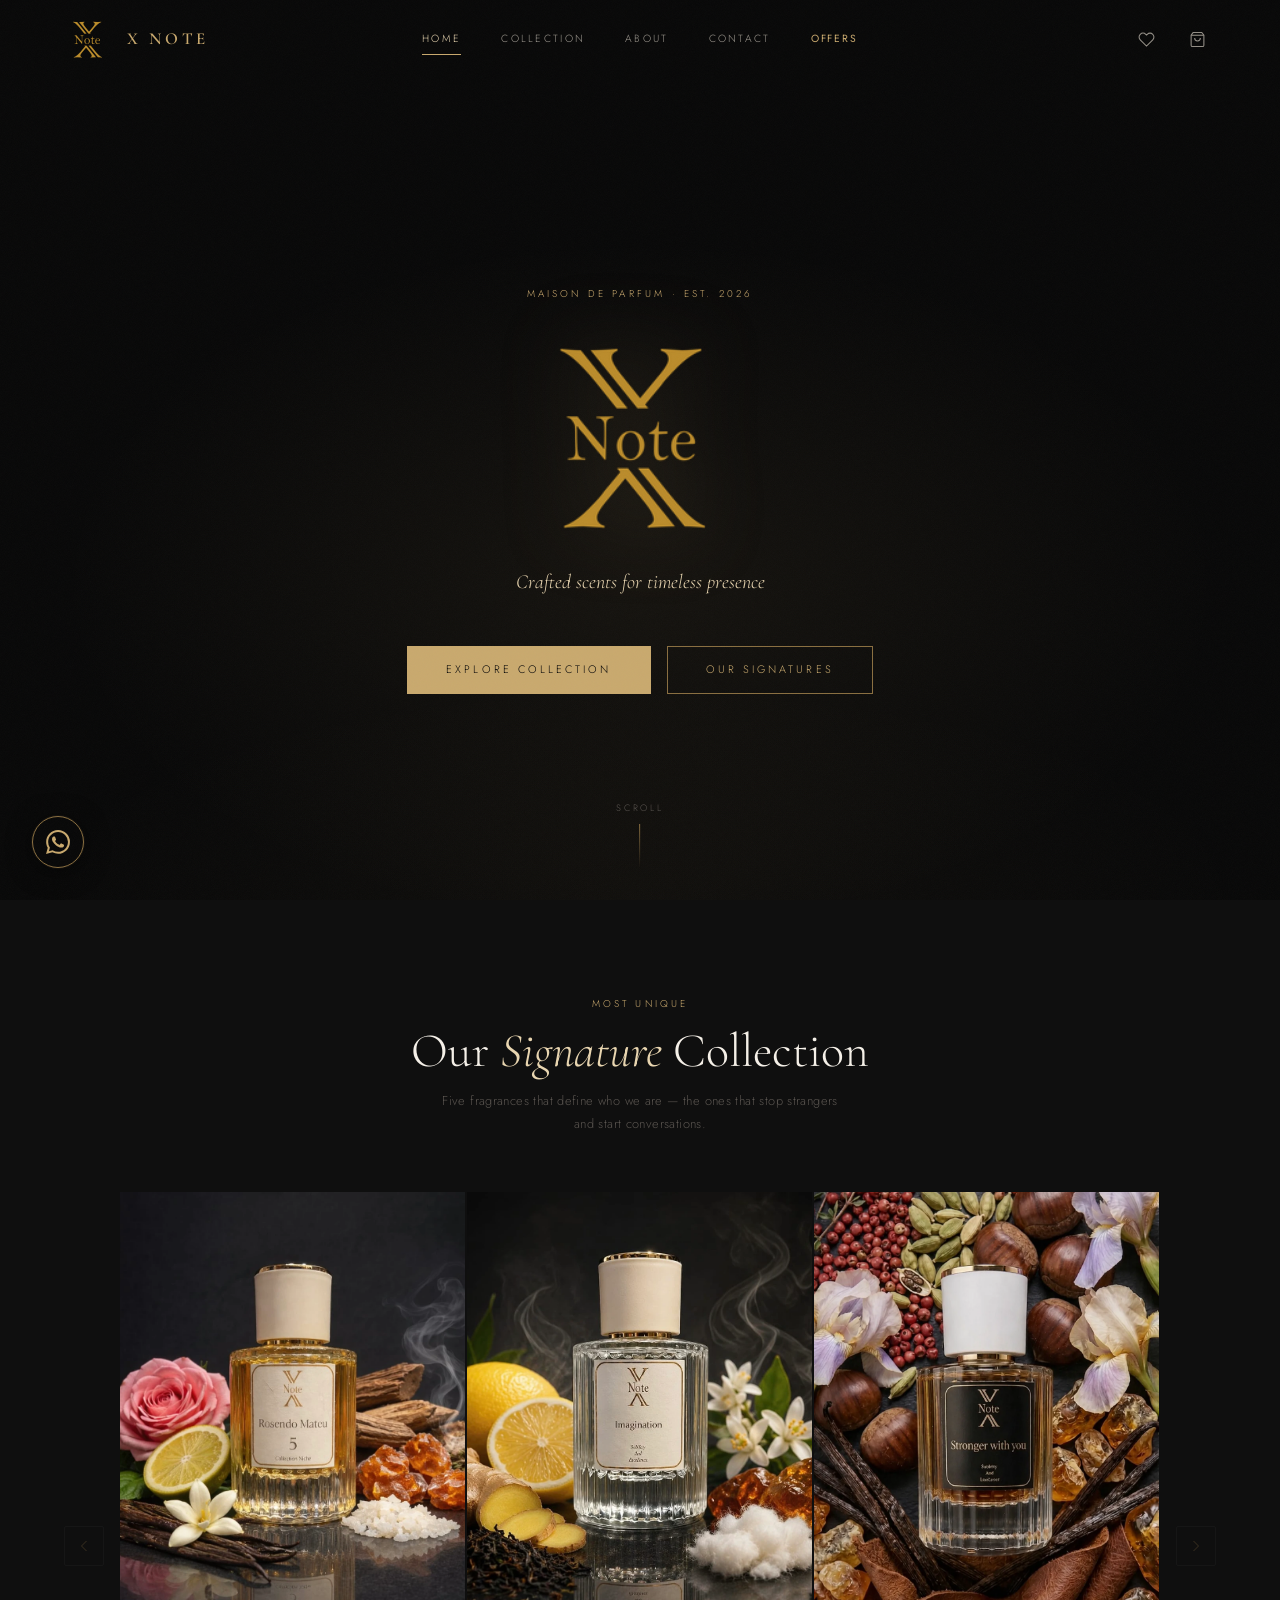
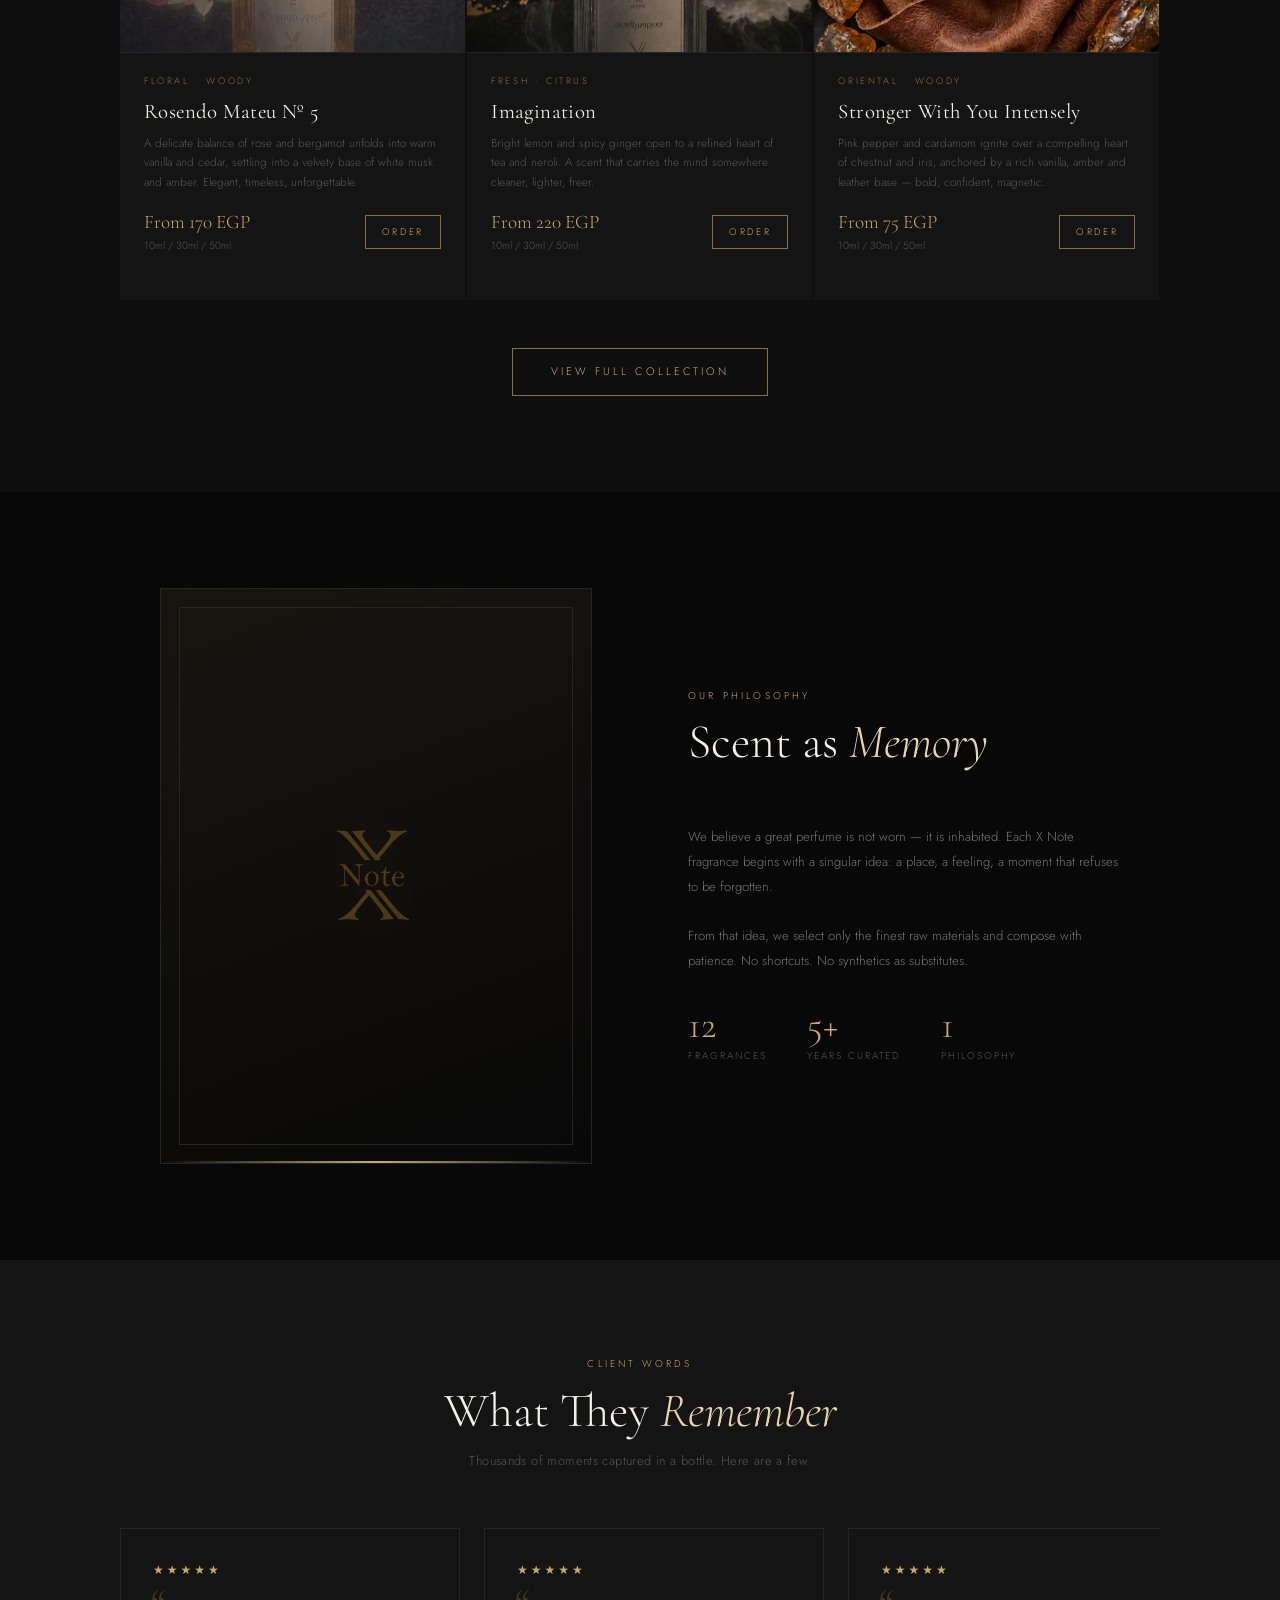
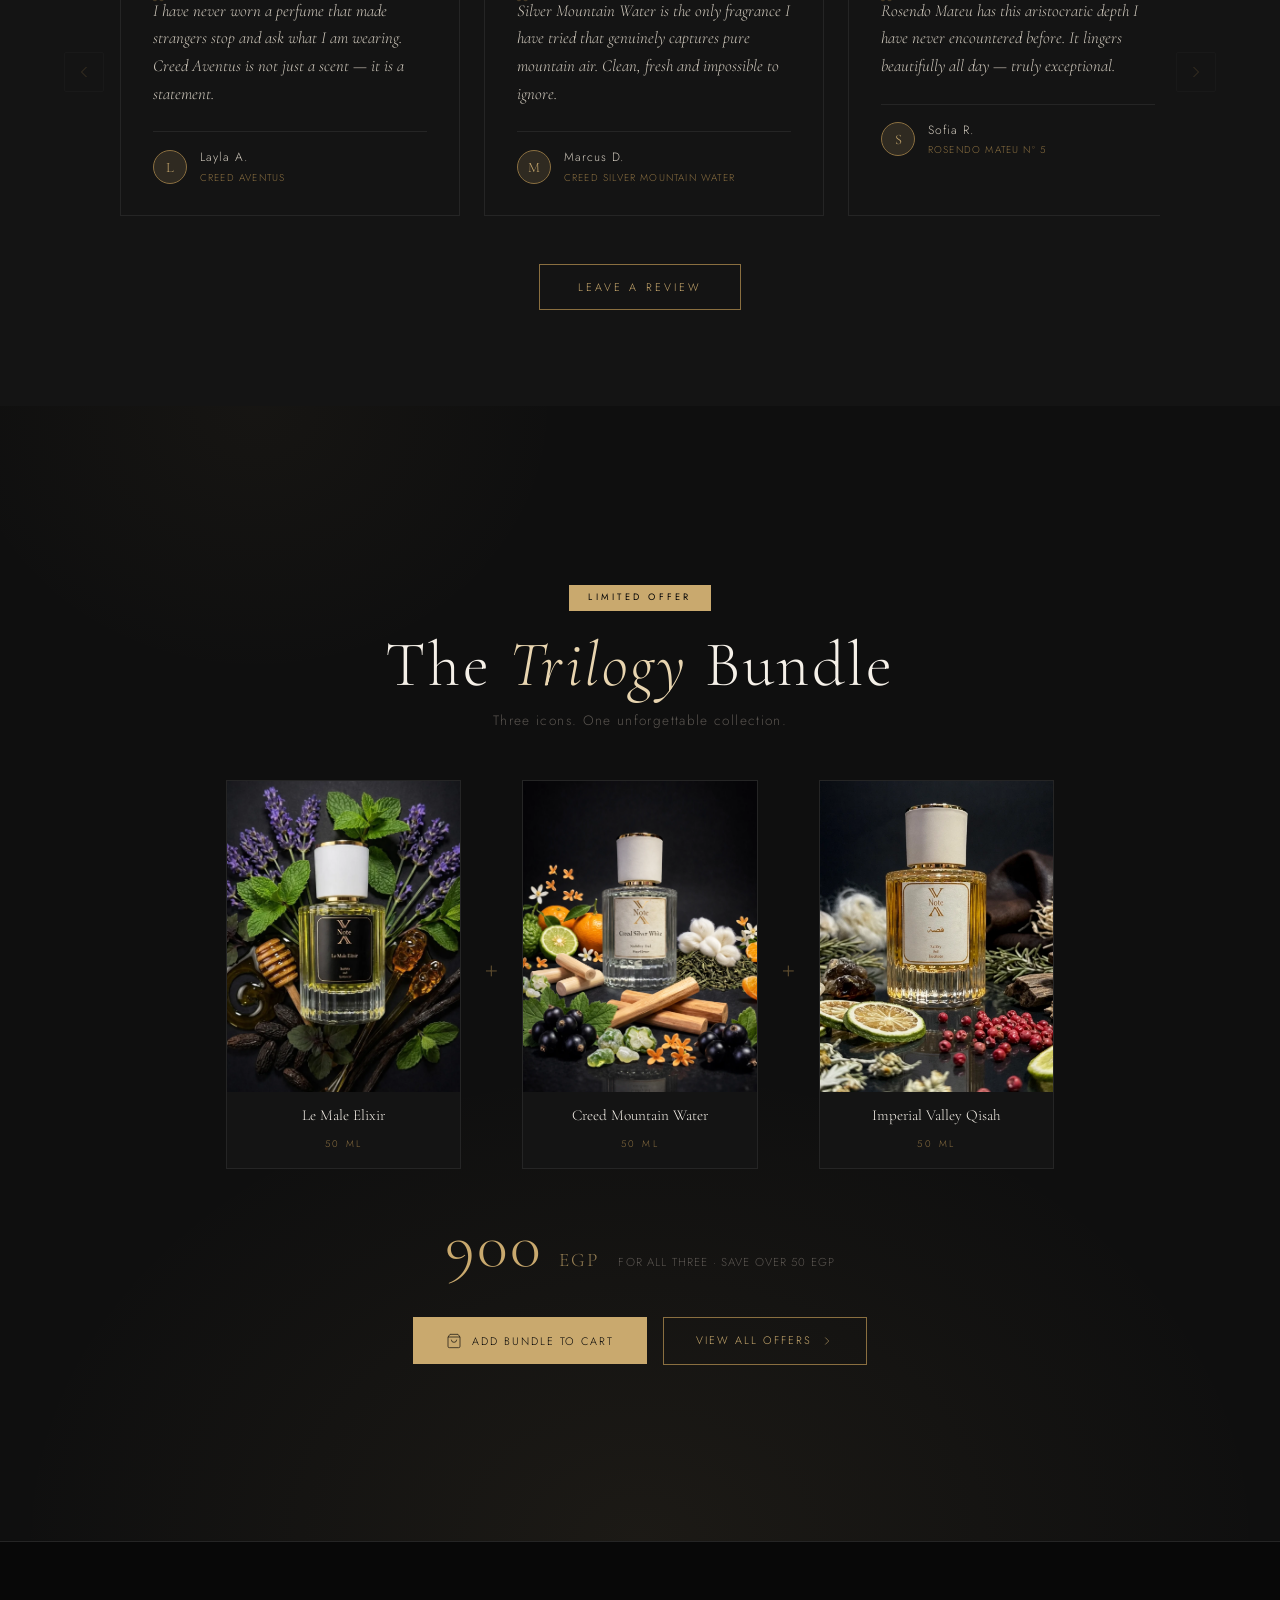
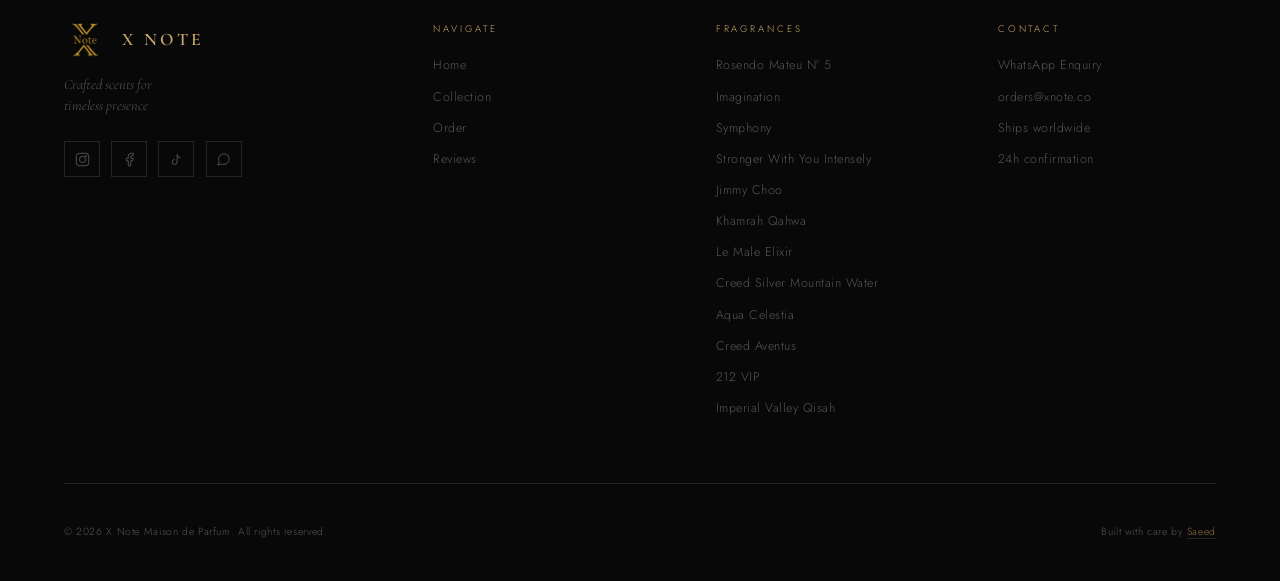
<file: index.html>
<!DOCTYPE html>
<html lang="en">
    <head>
        <meta charset="UTF-8"/>
        <meta name="viewport" content="width=device-width, initial-scale=1.0"/>
        <meta name="description" content="X Note — Crafted scents for timeless presence."/>
        <title>X Note - Maison de Parfum</title>
        <link rel="preconnect" href="https://fonts.googleapis.com"/>
        <link rel="preconnect" href="https://fonts.gstatic.com" crossorigin/>
        <link href="https://fonts.googleapis.com/css2?family=Cormorant+Garamond:ital,wght@0,300;0,400;0,600;1,300;1,400&family=Jost:wght@200;300;400&display=swap" rel="stylesheet"/>
        <link rel="stylesheet" href="css/base.css"/>
        <link rel="stylesheet" href="css/nav.css"/>
        <link rel="stylesheet" href="css/products.css"/>
        <link rel="stylesheet" href="css/sections.css"/>
        <style>
          /* CRITICAL: mobile reveal override — must load before page renders */
          @media (max-width: 900px) {
            .reveal { opacity: 1 !important; transform: none !important; transition: none !important; }
          }
        </style>
    </head>
    <body>
        <div id="page-loader">
            <img class="loader-logo" src="[data-uri]" alt="X Note"/>
            <div class="loader-bar"></div>
        </div>
        <nav class="nav" id="main-nav">
            <div class="nav__inner">
                <a href="index.html" class="nav__logo">
                    <img class="nav__logo-img" src="[data-uri]" alt="X Note"/>
                    <span class="nav__logo-text">X Note</span>
                </a>
                <div class="nav__links">
                    <a href="index.html"      class="nav__link" data-page="index.html">Home</a>
                    <a href="collection.html" class="nav__link" data-page="collection.html">Collection</a>
                    <a href="about.html"      class="nav__link" data-page="about.html">About</a>
                    <a href="contact.html"    class="nav__link" data-page="contact.html">Contact</a>
                    <a href="offers.html"      class="nav__link nav__link--offers" data-page="offers.html">Offers</a>
                </div>
                <div class="nav__actions">
                    <a href="favourites.html" class="nav__action-btn" aria-label="Favourites" id="nav-fav-btn">
                        <svg viewBox="0 0 24 24" fill="none" stroke="currentColor" stroke-width="1.5"><path d="M20.84 4.61a5.5 5.5 0 0 0-7.78 0L12 5.67l-1.06-1.06a5.5 5.5 0 0 0-7.78 7.78l1.06 1.06L12 21.23l7.78-7.78 1.06-1.06a5.5 5.5 0 0 0 0-7.78z"/></svg>
                        <span class="nav__heart-count" id="nav-fav-count" style="display:none">0</span>
                    </a>
                    <button class="nav__action-btn" data-open-cart aria-label="Open cart">
                        <svg viewBox="0 0 24 24" fill="none" stroke="currentColor"><path d="M6 2 3 6v14a2 2 0 0 0 2 2h14a2 2 0 0 0 2-2V6l-3-4z"/><line x1="3" y1="6" x2="21" y2="6"/><path d="M16 10a4 4 0 0 1-8 0"/></svg>
                        <span class="nav__count" data-cart-count style="display:none">0</span>
                    </button>
                    <button class="nav__hamburger" aria-label="Menu"><span></span><span></span><span></span></button>
                </div>
            </div>
        </nav>
        <div class="nav__mobile" id="mobile-menu">
            <a href="index.html"      class="nav__mobile-link" data-page="index.html">Home</a>
            <a href="collection.html" class="nav__mobile-link" data-page="collection.html">Collection</a>
            <a href="about.html"      class="nav__mobile-link" data-page="about.html">About</a>
            <a href="contact.html"    class="nav__mobile-link" data-page="contact.html">Contact</a>
            <a href="offers.html"      class="nav__mobile-link" data-page="offers.html">Offers</a>
            <div class="nav__mobile-actions">
                <a href="favourites.html" class="nav__action-btn" aria-label="Favourites">
                    <svg viewBox="0 0 24 24" fill="none" stroke="currentColor" stroke-width="1.5"><path d="M20.84 4.61a5.5 5.5 0 0 0-7.78 0L12 5.67l-1.06-1.06a5.5 5.5 0 0 0-7.78 7.78l1.06 1.06L12 21.23l7.78-7.78 1.06-1.06a5.5 5.5 0 0 0 0-7.78z"/></svg>
                </a>
                <button class="nav__action-btn" data-open-cart>
                    <svg viewBox="0 0 24 24" fill="none" stroke="currentColor"><path d="M6 2 3 6v14a2 2 0 0 0 2 2h14a2 2 0 0 0 2-2V6l-3-4z"/><line x1="3" y1="6" x2="21" y2="6"/><path d="M16 10a4 4 0 0 1-8 0"/></svg>
                    <span class="nav__count" data-cart-count style="display:none">0</span>
                </button>
            </div>
        </div>
        <div class="cart-backdrop"></div>
        <aside class="cart-panel">
            <div class="cart-panel__head">
                <div>
                    <div class="cart-panel__title">Your Cart</div>
                    <div class="cart-panel__count">0 items</div>
                </div>
                <button class="cart-panel__close">&#215;</button>
            </div>
            <div class="cart-panel__items"></div>
            <div class="cart-panel__foot">
                <div class="cart-panel__total-row">
                    <span class="cart-panel__total-label">Total</span>
                    <span class="cart-panel__total-price">$0</span>
                </div>
                <a href="cart.html" class="btn btn--primary cart-panel__cta">Proceed to Order</a>
                <p class="cart-panel__note">Handled personally · Ships with care</p>
            </div>
        </aside>

        <section class="hero" id="home">
            <div class="hero__bg"></div>
            <div class="hero__content">
                <p class="hero__eyebrow t-label">Maison de Parfum · Est. 2026</p>
                <div class="hero__logo-wrap reveal">
                    <img src="[data-uri]" alt="X Note" class="hero__logo-img"/>
                </div>
                <p class="hero__tagline">Crafted scents for timeless presence</p>
                <div class="hero__ctas">
                    <a href="collection.html" class="btn btn--primary">Explore Collection</a>
                    <a href="#signature"      class="btn btn--outline">Our Signatures</a>
                </div>
            </div>
            <div class="hero__scroll" aria-hidden="true">
                <span class="hero__scroll-text">Scroll</span>
                <div class="hero__scroll-line"></div>
            </div>
        </section>

        <section class="section section--ink" id="signature">
            <div class="container">
                <div class="section-header">
                    <p class="t-label section-header__label reveal">Most Unique</p>
                    <h2 class="section-header__title reveal">Our <em>Signature</em> Collection</h2>
                    <p class="section-header__sub reveal">Five fragrances that define who we are — the ones that stop strangers and start conversations.</p>
                </div>
                <div class="sig-carousel-outer">
                    <button class="carousel-edge-btn carousel-edge-btn--left" id="sig-prev" aria-label="Previous">
                        <svg viewBox="0 0 24 24" fill="none" stroke="currentColor"><polyline points="15 18 9 12 15 6"/></svg>
                    </button>
                    <div class="sig-carousel sig-carousel--hover-arrows">
                        <div class="sig-carousel__wrap">
                            <div class="sig-carousel__track" id="signature-track"></div>
                        </div>
                    </div>
                    <button class="carousel-edge-btn carousel-edge-btn--right" id="sig-next" aria-label="Next">
                        <svg viewBox="0 0 24 24" fill="none" stroke="currentColor"><polyline points="9 18 15 12 9 6"/></svg>
                    </button>
                </div>
                <div class="section-cta reveal">
                    <a href="collection.html" class="btn btn--outline">View Full Collection</a>
                </div>
            </div>
        </section>

        <section class="section section--dark" id="about">
            <div class="container">
                <div class="about-strip">
                    <div class="about-strip__visual reveal">
                        <div class="about-strip__visual-inner">
                            <img src="[data-uri]" alt="X Note" class="about-strip__logo"/>
                        </div>
                        <div class="about-strip__visual-line"></div>
                    </div>
                    <div class="about-strip__text">
                        <div class="section-header section-header--left">
                            <p class="t-label section-header__label reveal">Our Philosophy</p>
                            <h2 class="section-header__title reveal">Scent as <em>Memory</em></h2>
                        </div>
                        <p class="about-strip__body reveal">We believe a great perfume is not worn — it is inhabited. Each X Note fragrance begins with a singular idea: a place, a feeling, a moment that refuses to be forgotten.</p>
                        <p class="about-strip__body reveal">From that idea, we select only the finest raw materials and compose with patience. No shortcuts. No synthetics as substitutes.</p>
                        <div class="about-strip__stats reveal">
                            <div class="about-stat"><div class="about-stat__num">12</div><div class="about-stat__label">Fragrances</div></div>
                            <div class="about-stat"><div class="about-stat__num">5+</div><div class="about-stat__label">Years curated</div></div>
                            <div class="about-stat"><div class="about-stat__num">1</div><div class="about-stat__label">Philosophy</div></div>
                        </div>
                    </div>
                </div>
            </div>
        </section>

        <section class="section section--surface testimonials" id="reviews">
            <div class="container">
                <div class="section-header">
                    <p class="t-label section-header__label reveal">Client Words</p>
                    <h2 class="section-header__title reveal">What They <em>Remember</em></h2>
                    <p class="section-header__sub reveal">Thousands of moments captured in a bottle. Here are a few.</p>
                </div>
                <div class="testimonials__carousel-outer">
                    <button class="carousel-edge-btn carousel-edge-btn--left testimonials__hover-btn--prev" aria-label="Previous"><svg viewBox="0 0 24 24" fill="none" stroke="currentColor"><polyline points="15 18 9 12 15 6"/></svg></button>
                    <div class="testimonials__track-wrap reveal">
                        <div class="testimonials__track"></div>
                    </div>
                    <button class="carousel-edge-btn carousel-edge-btn--right testimonials__hover-btn--next" aria-label="Next"><svg viewBox="0 0 24 24" fill="none" stroke="currentColor"><polyline points="9 18 15 12 9 6"/></svg></button>
                </div>
                <div class="section-cta reveal">
                    <button class="btn btn--outline" onclick="XNOTE.ui.openReviewModal()">Leave a Review</button>
                </div>
            </div>
        </section>

        <!-- ── Limited Offer Banner ── -->
        <section class="section section--ink offer-banner" id="offer-banner">
            <div class="container">
                <div class="offer-banner__inner reveal">
                    <div class="offer-banner__label">
                        <span class="offer-banner__badge">Limited Offer</span>
                    </div>
                    <h2 class="offer-banner__title">The <em>Trilogy</em> Bundle</h2>
                    <p class="offer-banner__sub">Three icons. One unforgettable collection.</p>
                    <div class="offer-banner__items">
                        <div class="offer-banner__item">
                            <div class="offer-banner__item-img-wrap">
                                <img src="assets/images/main/Le Male Elixir.webp" alt="Le Male Elixir" class="offer-banner__item-img" id="offer-img-le-male"/>
                            </div>
                            <span class="offer-banner__item-name">Le Male Elixir</span>
                            <span class="offer-banner__item-size">50 ml</span>
                        </div>
                        <div class="offer-banner__plus">+</div>
                        <div class="offer-banner__item">
                            <div class="offer-banner__item-img-wrap">
                                <img src="assets/images/main/Creed Mountain Water.webp" alt="Creed Mountain Water" class="offer-banner__item-img" id="offer-img-creed"/>
                            </div>
                            <span class="offer-banner__item-name">Creed Mountain Water</span>
                            <span class="offer-banner__item-size">50 ml</span>
                        </div>
                        <div class="offer-banner__plus">+</div>
                        <div class="offer-banner__item">
                            <div class="offer-banner__item-img-wrap">
                                <img src="assets/images/main/story.webp" alt="Imperial Valley Qisah" class="offer-banner__item-img" id="offer-img-qisah"/>
                            </div>
                            <span class="offer-banner__item-name">Imperial Valley Qisah</span>
                            <span class="offer-banner__item-size">50 ml</span>
                        </div>
                    </div>
                    <div class="offer-banner__price-row">
                        <span class="offer-banner__price">900 <span class="offer-banner__currency">EGP</span></span>
                        <span class="offer-banner__price-note">for all three · Save over 50 EGP</span>
                    </div>
                    <div class="offer-banner__actions">
                        <button class="btn btn--primary offer-banner__btn-cart" id="offer-add-to-cart" onclick="XNOTE_addOfferToCart()">
                            <svg viewBox="0 0 24 24" fill="none" stroke="currentColor" width="16" height="16"><path d="M6 2 3 6v14a2 2 0 0 0 2 2h14a2 2 0 0 0 2-2V6l-3-4z"/><line x1="3" y1="6" x2="21" y2="6"/><path d="M16 10a4 4 0 0 1-8 0"/></svg>
                            Add Bundle to Cart
                        </button>
                        <a href="offers.html" class="btn btn--outline offer-banner__btn-more">
                            View All Offers
                            <svg viewBox="0 0 24 24" fill="none" stroke="currentColor" width="14" height="14"><polyline points="9 18 15 12 9 6"/></svg>
                        </a>
                    </div>
                </div>
            </div>
        </section>

        <div class="modal-backdrop" id="product-modal" role="dialog" aria-modal="true">
            <div class="modal">
                <button class="modal__close" aria-label="Close">&#215;</button>
                <div class="modal__img"></div>
                <div class="modal__body">
                    <p class="modal__label"></p>
                    <h3 class="modal__name"></h3>
                    <p class="modal__price"></p>
                    <p class="modal__desc"></p>
                    <span class="modal__sizes-label">Choose Size</span>
                    <div class="modal__sizes"></div>
                    <div class="modal__notes">
                        <p class="modal__notes-title">Fragrance Notes</p>
                        <div class="modal__notes-list"></div>
                    </div>
                    <div class="modal__actions">
                        <button class="btn btn--primary modal__action-cart" data-modal-cart>Add to Cart</button>
                        <button class="btn btn--ghost  modal__action-wish" data-modal-wish>&#9825;</button>
                    </div>
                </div>
            </div>
        </div>
        <div class="modal-backdrop" id="review-modal" role="dialog" aria-modal="true">
            <div class="modal">
                <button class="modal__close" aria-label="Close">&#215;</button>
                <div class="modal__body">
                    <p class="t-label review-modal__label">Share Your Experience</p>
                    <h3 class="review-modal__title">Leave a <em>Review</em></h3>
                    <div class="form-group">
                        <label class="form-label" for="review-name">Your Name *</label>
                        <input type="text" id="review-name" class="form-control" placeholder="e.g. Sofia R." required/>
                    </div>
                    <div class="form-group">
                        <label class="form-label" for="review-product">Fragrance *</label>
                        <select id="review-product" class="form-control"></select>
                    </div>
                    <div class="form-group">
                        <label class="form-label">Your Rating *</label>
                        <div class="star-row">
                            <span class="star-input" data-val="1">&#9733;</span>
                            <span class="star-input" data-val="2">&#9733;</span>
                            <span class="star-input" data-val="3">&#9733;</span>
                            <span class="star-input" data-val="4">&#9733;</span>
                            <span class="star-input" data-val="5">&#9733;</span>
                        </div>
                    </div>
                    <div class="form-group">
                        <label class="form-label" for="review-quote">Your Review *</label>
                        <textarea id="review-quote" class="form-control" placeholder="Tell us about your experience..." rows="3" required></textarea>
                    </div>
                    <button class="btn btn--primary review-modal__submit" id="review-submit">Submit Review</button>
                </div>
            </div>
        </div>
        <footer class="footer">
            <div class="footer__grid">
                <div>
                    <div class="footer__brand-logo">
                        <img src="[data-uri]" alt="X Note" class="footer__logo-img"/>
                        <span class="footer__brand-logo-text">X Note</span>
                    </div>
                    <p class="footer__tagline">Crafted scents for<br>timeless presence</p>
                    <div class="footer__social">
                        <a href="#" class="footer__social-link" aria-label="Instagram">
                            <svg viewBox="0 0 24 24" fill="none" stroke="currentColor"><rect x="2" y="2" width="20" height="20" rx="5"/><circle cx="12" cy="12" r="5"/><circle cx="17.5" cy="6.5" r="1.5" fill="currentColor" stroke="none"/></svg>
                        </a>
                        <a href="#" class="footer__social-link" aria-label="Facebook">
                            <svg viewBox="0 0 24 24" fill="none" stroke="currentColor"><path d="M18 2h-3a5 5 0 0 0-5 5v3H7v4h3v8h4v-8h3l1-4h-4V7a1 1 0 0 1 1-1h3z"/></svg>
                        </a>
                        <a href="#" class="footer__social-link" aria-label="TikTok">
                            <svg viewBox="0 0 24 24" fill="none" stroke="currentColor"><path d="M9 12a4 4 0 1 0 4 4V4a5 5 0 0 0 5 5"/></svg>
                        </a>
                        <a href="https://wa.me/XNOTE_WA" class="footer__social-link" aria-label="WhatsApp" target="_blank" rel="noopener">
                            <svg viewBox="0 0 24 24" fill="none" stroke="currentColor"><path d="M21 11.5a8.38 8.38 0 0 1-.9 3.8 8.5 8.5 0 0 1-7.6 4.7 8.38 8.38 0 0 1-3.8-.9L3 21l1.9-5.7a8.38 8.38 0 0 1-.9-3.8 8.5 8.5 0 0 1 4.7-7.6 8.38 8.38 0 0 1 3.8-.9h.5a8.48 8.48 0 0 1 8 8v.5z"/></svg>
                        </a>
                    </div>
                </div>
                <div>
                    <p class="footer__col-title">Navigate</p>
                    <div class="footer__links">
                        <a href="index.html"      class="footer__link">Home</a>
                        <a href="collection.html" class="footer__link">Collection</a>
                        <a href="cart.html"       class="footer__link">Order</a>
                        <a href="index.html#reviews" class="footer__link">Reviews</a>
                    </div>
                </div>
                <div>
                    <p class="footer__col-title">Fragrances</p>
                    <div class="footer__links" id="footer-products"></div>
                </div>
                <div>
                    <p class="footer__col-title">Contact</p>
                    <div class="footer__links">
                        <a href="https://wa.me/XNOTE_WA" class="footer__link" target="_blank" rel="noopener">WhatsApp Enquiry</a>
                        <span class="footer__link">orders@xnote.co</span>
                        <span class="footer__link">Ships worldwide</span>
                        <span class="footer__link">24h confirmation</span>
                    </div>
                </div>
            </div>
            <div class="footer__bottom">
                <p class="footer__copy">&copy; <span id="footer-year"></span> X Note Maison de Parfum. All rights reserved.</p>
                <p class="footer__built">Built with care by <a href="https://github.com/saeeedhany" target="_blank" rel="noopener">Saeed</a></p>
            </div>
        </footer>
        <script src="js/data.js"></script>
        <script src="js/cart.js"></script>
        <script src="js/ui.js"></script>
        <script src="js/index.js"></script>
        <script>document.getElementById("footer-year").textContent=new Date().getFullYear();</script>
        <script>
        function XNOTE_addOfferToCart() {
          var bundle = {
            id:          'trilogy-bundle',
            name:        'The Trilogy Bundle',
            price:       900,
            bundleImage: 'assets/images/offers/offer.webp'
          };
          if (XNOTE.cart && XNOTE.cart.addBundleToCart) {
            XNOTE.cart.addBundleToCart(bundle);
          }
          /* Confirmation feedback on button */
          var btn = document.getElementById('offer-add-to-cart');
          if (btn) {
            btn.innerHTML = '<svg viewBox="0 0 24 24" fill="none" stroke="currentColor" width="16" height="16"><path d="M20 6L9 17l-5-5"/></svg> Bundle Added!';
            btn.style.background = 'var(--gold)';
            btn.style.color = 'var(--obsidian)';
            setTimeout(function(){
              btn.innerHTML = '<svg viewBox="0 0 24 24" fill="none" stroke="currentColor" width="16" height="16"><path d="M6 2 3 6v14a2 2 0 0 0 2 2h14a2 2 0 0 0 2-2V6l-3-4z"/><line x1="3" y1="6" x2="21" y2="6"/><path d="M16 10a4 4 0 0 1-8 0"/></svg> Add Bundle to Cart';
              btn.style.background = '';
              btn.style.color = '';
            }, 2200);
          }
          /* Open cart panel */
          if (XNOTE.cart && XNOTE.cart.openPanel) XNOTE.cart.openPanel();
        }
        </script>

        <!-- Floating WhatsApp Button -->
        <a href="https://wa.me/201000000000" class="wa-float" target="_blank" rel="noopener" aria-label="Chat on WhatsApp" id="wa-float-btn">
            <svg viewBox="0 0 24 24" fill="currentColor" xmlns="http://www.w3.org/2000/svg">
                <path d="M17.472 14.382c-.297-.149-1.758-.867-2.03-.967-.273-.099-.471-.148-.67.15-.197.297-.767.966-.94 1.164-.173.199-.347.223-.644.075-.297-.15-1.255-.463-2.39-1.475-.883-.788-1.48-1.761-1.653-2.059-.173-.297-.018-.458.13-.606.134-.133.298-.347.446-.52.149-.174.198-.298.298-.497.099-.198.05-.371-.025-.52-.075-.149-.669-1.612-.916-2.207-.242-.579-.487-.5-.669-.51-.173-.008-.371-.01-.57-.01-.198 0-.52.074-.792.372-.272.297-1.04 1.016-1.04 2.479 0 1.462 1.065 2.875 1.213 3.074.149.198 2.096 3.2 5.077 4.487.709.306 1.262.489 1.694.625.712.227 1.36.195 1.871.118.571-.085 1.758-.719 2.006-1.413.248-.694.248-1.289.173-1.413-.074-.124-.272-.198-.57-.347m-5.421 7.403h-.004a9.87 9.87 0 01-5.031-1.378l-.361-.214-3.741.982.998-3.648-.235-.374a9.86 9.86 0 01-1.51-5.26c.001-5.45 4.436-9.884 9.888-9.884 2.64 0 5.122 1.03 6.988 2.898a9.825 9.825 0 012.893 6.994c-.003 5.45-4.437 9.884-9.885 9.884m8.413-18.297A11.815 11.815 0 0012.05 0C5.495 0 .16 5.335.157 11.892c0 2.096.547 4.142 1.588 5.945L.057 24l6.305-1.654a11.882 11.882 0 005.683 1.448h.005c6.554 0 11.89-5.335 11.893-11.893a11.821 11.821 0 00-3.48-8.413z"/>
            </svg>
            <span class="wa-float__tooltip">Chat with us</span>
        </a>
    </body>
</html>
</file>
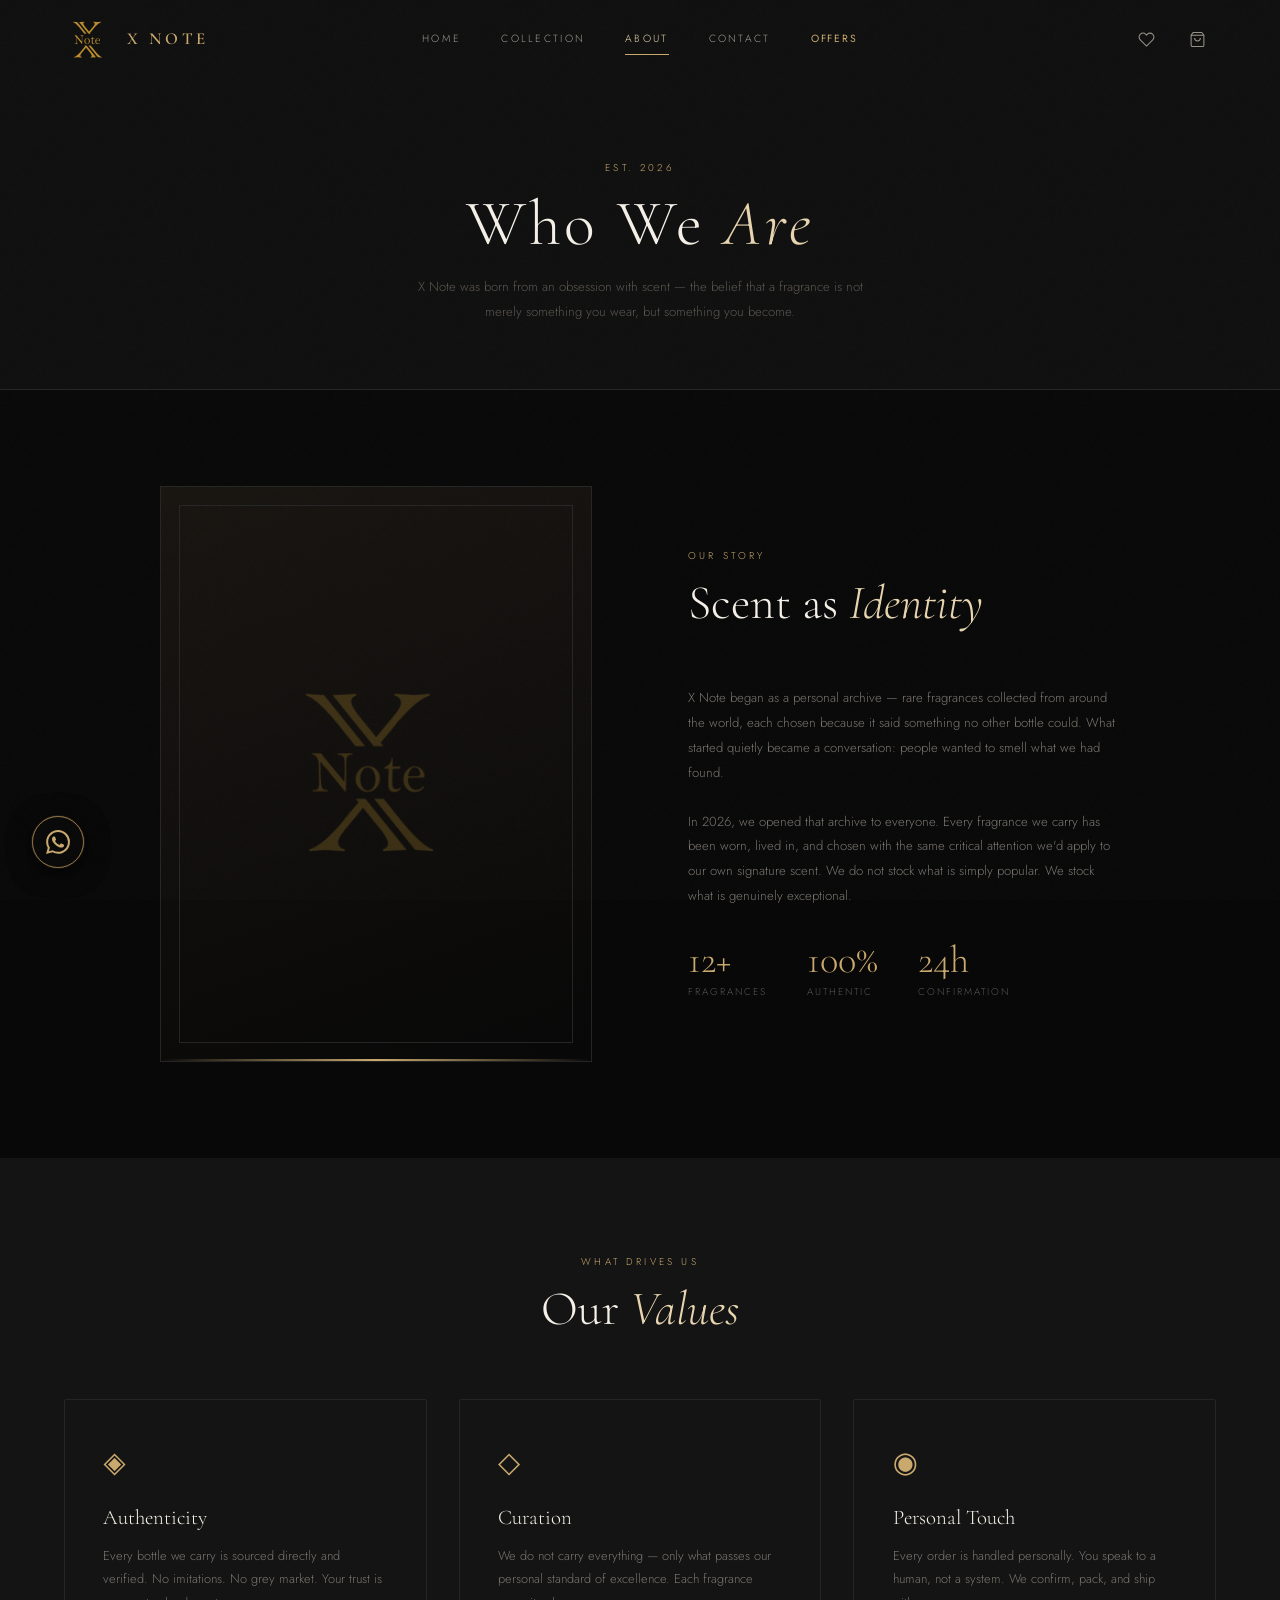
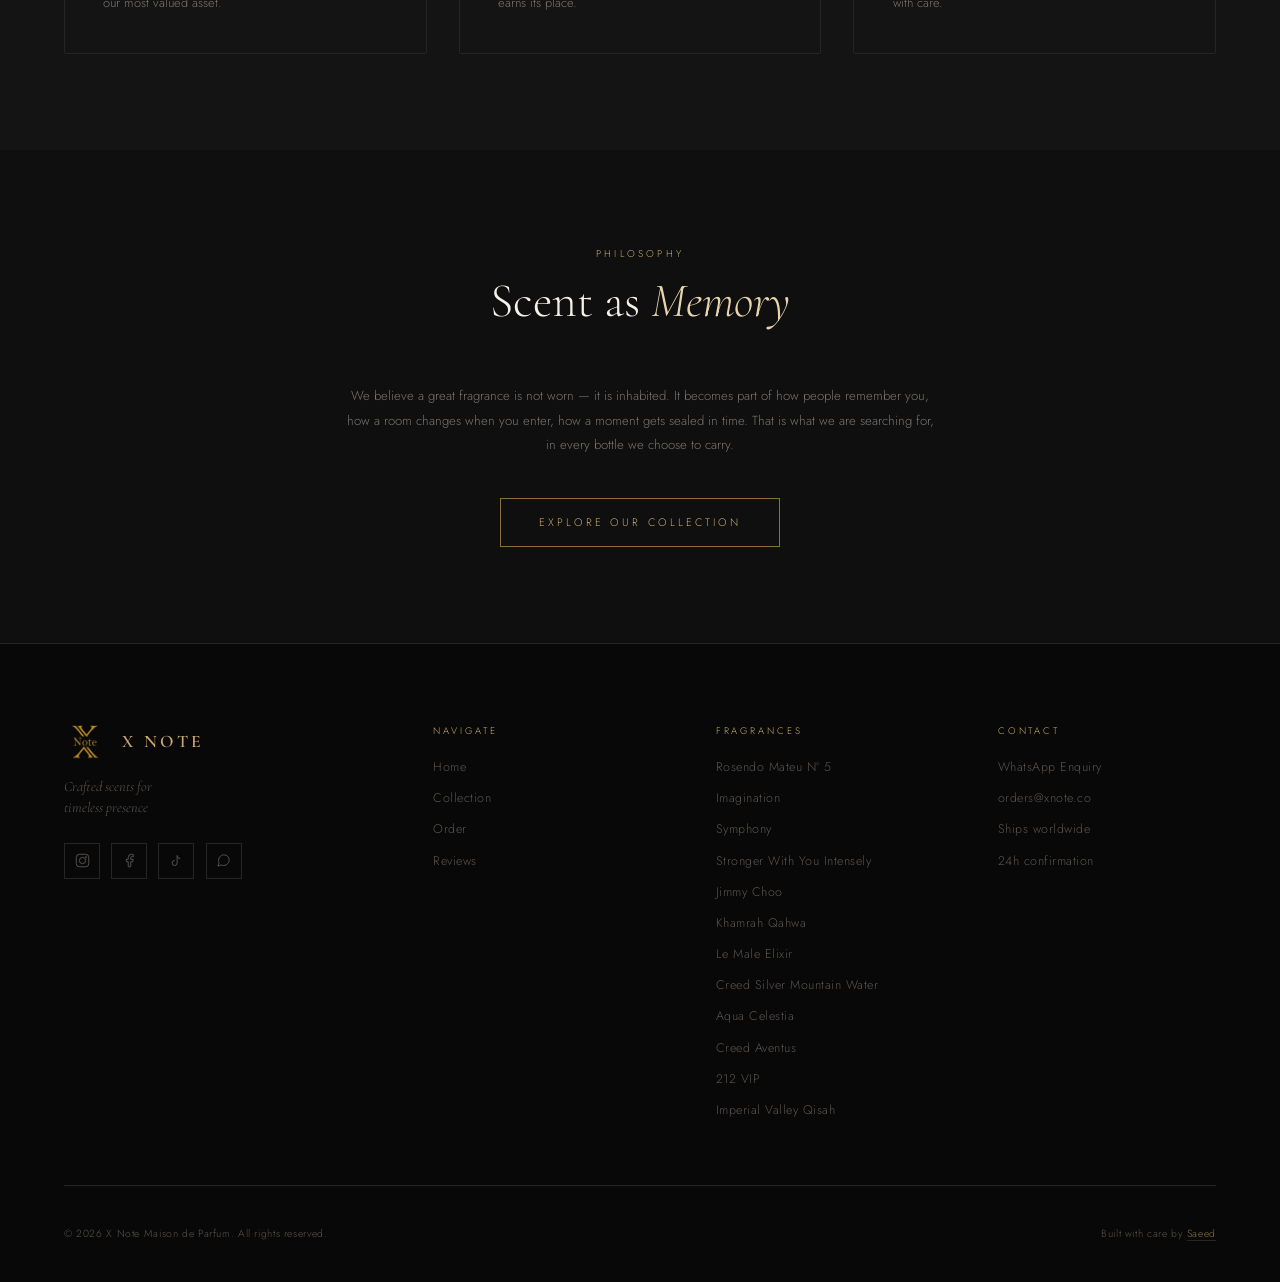
<file: about.html>
<!DOCTYPE html>
<html lang="en">
    <head>
        <meta charset="UTF-8"/>
        <meta name="viewport" content="width=device-width, initial-scale=1.0"/>
        <meta name="description" content="About X Note — Our story, philosophy, and team."/>
        <title>About Us - X Note</title>
        <link rel="preconnect" href="https://fonts.googleapis.com"/>
        <link rel="preconnect" href="https://fonts.gstatic.com" crossorigin/>
        <link href="https://fonts.googleapis.com/css2?family=Cormorant+Garamond:ital,wght@0,300;0,400;0,600;1,300;1,400&family=Jost:wght@200;300;400&display=swap" rel="stylesheet"/>
        <link rel="stylesheet" href="css/base.css"/>
        <link rel="stylesheet" href="css/nav.css"/>
        <link rel="stylesheet" href="css/products.css"/>
        <link rel="stylesheet" href="css/sections.css"/>
        <style>
          @media (max-width: 900px) {
            .reveal { opacity: 1 !important; transform: none !important; transition: none !important; }
          }
        </style>
    </head>
    <body>
        <div id="page-loader">
            <img class="loader-logo" src="[data-uri]" alt="X Note"/>
            <div class="loader-bar"></div>
        </div>
        <nav class="nav" id="main-nav">
            <div class="nav__inner">
                <a href="index.html" class="nav__logo">
                    <img class="nav__logo-img" src="[data-uri]" alt="X Note"/>
                    <span class="nav__logo-text">X Note</span>
                </a>
                <div class="nav__links">
                    <a href="index.html"      class="nav__link" data-page="index.html">Home</a>
                    <a href="collection.html" class="nav__link" data-page="collection.html">Collection</a>
                    <a href="about.html"      class="nav__link" data-page="about.html">About</a>
                    <a href="contact.html"    class="nav__link" data-page="contact.html">Contact</a>
                    <a href="offers.html"      class="nav__link nav__link--offers" data-page="offers.html">Offers</a>
                </div>
                <div class="nav__actions">
                    <a href="favourites.html" class="nav__action-btn" aria-label="Favourites" id="nav-fav-btn">
                        <svg viewBox="0 0 24 24" fill="none" stroke="currentColor" stroke-width="1.5"><path d="M20.84 4.61a5.5 5.5 0 0 0-7.78 0L12 5.67l-1.06-1.06a5.5 5.5 0 0 0-7.78 7.78l1.06 1.06L12 21.23l7.78-7.78 1.06-1.06a5.5 5.5 0 0 0 0-7.78z"/></svg>
                        <span class="nav__heart-count" id="nav-fav-count" style="display:none">0</span>
                    </a>
                    <button class="nav__action-btn" data-open-cart aria-label="Open cart">
                        <svg viewBox="0 0 24 24" fill="none" stroke="currentColor"><path d="M6 2 3 6v14a2 2 0 0 0 2 2h14a2 2 0 0 0 2-2V6l-3-4z"/><line x1="3" y1="6" x2="21" y2="6"/><path d="M16 10a4 4 0 0 1-8 0"/></svg>
                        <span class="nav__count" data-cart-count style="display:none">0</span>
                    </button>
                    <button class="nav__hamburger" aria-label="Menu"><span></span><span></span><span></span></button>
                </div>
            </div>
        </nav>
        <div class="nav__mobile" id="mobile-menu">
            <a href="index.html"      class="nav__mobile-link" data-page="index.html">Home</a>
            <a href="collection.html" class="nav__mobile-link" data-page="collection.html">Collection</a>
            <a href="about.html"      class="nav__mobile-link" data-page="about.html">About</a>
            <a href="contact.html"    class="nav__mobile-link" data-page="contact.html">Contact</a>
            <a href="offers.html"      class="nav__mobile-link" data-page="offers.html">Offers</a>
            <div class="nav__mobile-actions">
                <a href="favourites.html" class="nav__action-btn" aria-label="Favourites">
                    <svg viewBox="0 0 24 24" fill="none" stroke="currentColor" stroke-width="1.5"><path d="M20.84 4.61a5.5 5.5 0 0 0-7.78 0L12 5.67l-1.06-1.06a5.5 5.5 0 0 0-7.78 7.78l1.06 1.06L12 21.23l7.78-7.78 1.06-1.06a5.5 5.5 0 0 0 0-7.78z"/></svg>
                </a>
                <button class="nav__action-btn" data-open-cart>
                    <svg viewBox="0 0 24 24" fill="none" stroke="currentColor"><path d="M6 2 3 6v14a2 2 0 0 0 2 2h14a2 2 0 0 0 2-2V6l-3-4z"/><line x1="3" y1="6" x2="21" y2="6"/><path d="M16 10a4 4 0 0 1-8 0"/></svg>
                    <span class="nav__count" data-cart-count style="display:none">0</span>
                </button>
            </div>
        </div>
        <div class="cart-backdrop"></div>
        <aside class="cart-panel">
            <div class="cart-panel__head">
                <div>
                    <div class="cart-panel__title">Your Cart</div>
                    <div class="cart-panel__count">0 items</div>
                </div>
                <button class="cart-panel__close">&#215;</button>
            </div>
            <div class="cart-panel__items"></div>
            <div class="cart-panel__foot">
                <div class="cart-panel__total-row">
                    <span class="cart-panel__total-label">Total</span>
                    <span class="cart-panel__total-price">$0</span>
                </div>
                <a href="cart.html" class="btn btn--primary cart-panel__cta">Proceed to Order</a>
                <p class="cart-panel__note">Handled personally · Ships with care</p>
            </div>
        </aside>
        <!-- Floating WhatsApp -->
        <a href="https://wa.me/201000000000" class="wa-float" target="_blank" rel="noopener" aria-label="Chat on WhatsApp" id="wa-float-btn">
            <svg viewBox="0 0 24 24" fill="currentColor"><path d="M17.472 14.382c-.297-.149-1.758-.867-2.03-.967-.273-.099-.471-.148-.67.15-.197.297-.767.966-.94 1.164-.173.199-.347.223-.644.075-.297-.15-1.255-.463-2.39-1.475-.883-.788-1.48-1.761-1.653-2.059-.173-.297-.018-.458.13-.606.134-.133.298-.347.446-.52.149-.174.198-.298.298-.497.099-.198.05-.371-.025-.52-.075-.149-.669-1.612-.916-2.207-.242-.579-.487-.5-.669-.51-.173-.008-.371-.01-.57-.01-.198 0-.52.074-.792.372-.272.297-1.04 1.016-1.04 2.479 0 1.462 1.065 2.875 1.213 3.074.149.198 2.096 3.2 5.077 4.487.709.306 1.262.489 1.694.625.712.227 1.36.195 1.871.118.571-.085 1.758-.719 2.006-1.413.248-.694.248-1.289.173-1.413-.074-.124-.272-.198-.57-.347m-5.421 7.403h-.004a9.87 9.87 0 01-5.031-1.378l-.361-.214-3.741.982.998-3.648-.235-.374a9.86 9.86 0 01-1.51-5.26c.001-5.45 4.436-9.884 9.888-9.884 2.64 0 5.122 1.03 6.988 2.898a9.825 9.825 0 012.893 6.994c-.003 5.45-4.437 9.884-9.885 9.884m8.413-18.297A11.815 11.815 0 0012.05 0C5.495 0 .16 5.335.157 11.892c0 2.096.547 4.142 1.588 5.945L.057 24l6.305-1.654a11.882 11.882 0 005.683 1.448h.005c6.554 0 11.89-5.335 11.893-11.893a11.821 11.821 0 00-3.48-8.413z"/></svg>
            <span class="wa-float__tooltip">Chat with us</span>
        </a>

        <!-- About Hero -->
        <section class="section section--ink page-hero">
            <div class="container">
                <p class="t-label page-hero__label reveal">Est. 2026</p>
                <h1 class="page-hero__title reveal">Who We <em>Are</em></h1>
                <p class="page-hero__sub reveal">X Note was born from an obsession with scent — the belief that a fragrance is not merely something you wear, but something you become.</p>
            </div>
        </section>

        <!-- Our Story -->
        <section class="section section--dark">
            <div class="container">
                <div class="about-strip">
                    <div class="about-strip__visual reveal">
                        <div class="about-strip__visual-inner">
                            <img class="about-strip__logo-img" src="" alt="X Note" id="about-logo-img" style="width:55%;max-width:220px;opacity:0.18;filter:brightness(1.4);display:block;margin:auto;"/>
                            <div class="about-strip__visual-line"></div>
                        </div>
                    </div>
                    <div class="about-strip__text">
                        <div class="section-header section-header--left">
                            <p class="t-label section-header__label reveal">Our Story</p>
                            <h2 class="section-header__title reveal">Scent as <em>Identity</em></h2>
                        </div>
                        <p class="about-strip__body reveal">X Note began as a personal archive — rare fragrances collected from around the world, each chosen because it said something no other bottle could. What started quietly became a conversation: people wanted to smell what we had found.</p>
                        <p class="about-strip__body reveal">In 2026, we opened that archive to everyone. Every fragrance we carry has been worn, lived in, and chosen with the same critical attention we'd apply to our own signature scent. We do not stock what is simply popular. We stock what is genuinely exceptional.</p>
                        <div class="about-strip__stats reveal">
                            <div class="about-stat"><div class="about-stat__num">12+</div><div class="about-stat__label">Fragrances</div></div>
                            <div class="about-stat"><div class="about-stat__num">100%</div><div class="about-stat__label">Authentic</div></div>
                            <div class="about-stat"><div class="about-stat__num">24h</div><div class="about-stat__label">Confirmation</div></div>
                        </div>
                    </div>
                </div>
            </div>
        </section>

        <!-- Our Values -->
        <section class="section section--surface">
            <div class="container">
                <div class="section-header">
                    <p class="t-label section-header__label reveal">What Drives Us</p>
                    <h2 class="section-header__title reveal">Our <em>Values</em></h2>
                </div>
                <div class="about-values">
                    <div class="about-value reveal">
                        <div class="about-value__icon">◈</div>
                        <div class="about-value__title">Authenticity</div>
                        <p class="about-value__text">Every bottle we carry is sourced directly and verified. No imitations. No grey market. Your trust is our most valued asset.</p>
                    </div>
                    <div class="about-value reveal" data-delay="100">
                        <div class="about-value__icon">◇</div>
                        <div class="about-value__title">Curation</div>
                        <p class="about-value__text">We do not carry everything — only what passes our personal standard of excellence. Each fragrance earns its place.</p>
                    </div>
                    <div class="about-value reveal" data-delay="200">
                        <div class="about-value__icon">◉</div>
                        <div class="about-value__title">Personal Touch</div>
                        <p class="about-value__text">Every order is handled personally. You speak to a human, not a system. We confirm, pack, and ship with care.</p>
                    </div>
                </div>
            </div>
        </section>

        <!-- Philosophy -->
        <section class="section section--ink">
            <div class="container" style="max-width:720px;">
                <div class="section-header">
                    <p class="t-label section-header__label reveal">Philosophy</p>
                    <h2 class="section-header__title reveal">Scent as <em>Memory</em></h2>
                </div>
                <p class="about-strip__body reveal" style="text-align:center;max-width:600px;margin-inline:auto;">We believe a great fragrance is not worn — it is inhabited. It becomes part of how people remember you, how a room changes when you enter, how a moment gets sealed in time. That is what we are searching for, in every bottle we choose to carry.</p>
                <div style="text-align:center;margin-top:2.5rem;" class="reveal">
                    <a href="collection.html" class="btn btn--outline">Explore Our Collection</a>
                </div>
            </div>
        </section>

        <footer class="footer">
            <div class="footer__grid">
                <div>
                    <div class="footer__brand-logo">
                        <img src="[data-uri]" alt="X Note" class="footer__logo-img"/>
                        <span class="footer__brand-logo-text">X Note</span>
                    </div>
                    <p class="footer__tagline">Crafted scents for<br>timeless presence</p>
                    <div class="footer__social">
                        <a href="#" class="footer__social-link" aria-label="Instagram">
                            <svg viewBox="0 0 24 24" fill="none" stroke="currentColor"><rect x="2" y="2" width="20" height="20" rx="5"/><circle cx="12" cy="12" r="5"/><circle cx="17.5" cy="6.5" r="1.5" fill="currentColor" stroke="none"/></svg>
                        </a>
                        <a href="#" class="footer__social-link" aria-label="Facebook">
                            <svg viewBox="0 0 24 24" fill="none" stroke="currentColor"><path d="M18 2h-3a5 5 0 0 0-5 5v3H7v4h3v8h4v-8h3l1-4h-4V7a1 1 0 0 1 1-1h3z"/></svg>
                        </a>
                        <a href="#" class="footer__social-link" aria-label="TikTok">
                            <svg viewBox="0 0 24 24" fill="none" stroke="currentColor"><path d="M9 12a4 4 0 1 0 4 4V4a5 5 0 0 0 5 5"/></svg>
                        </a>
                        <a href="https://wa.me/XNOTE_WA" class="footer__social-link" aria-label="WhatsApp" target="_blank" rel="noopener">
                            <svg viewBox="0 0 24 24" fill="none" stroke="currentColor"><path d="M21 11.5a8.38 8.38 0 0 1-.9 3.8 8.5 8.5 0 0 1-7.6 4.7 8.38 8.38 0 0 1-3.8-.9L3 21l1.9-5.7a8.38 8.38 0 0 1-.9-3.8 8.5 8.5 0 0 1 4.7-7.6 8.38 8.38 0 0 1 3.8-.9h.5a8.48 8.48 0 0 1 8 8v.5z"/></svg>
                        </a>
                    </div>
                </div>
                <div>
                    <p class="footer__col-title">Navigate</p>
                    <div class="footer__links">
                        <a href="index.html"      class="footer__link">Home</a>
                        <a href="collection.html" class="footer__link">Collection</a>
                        <a href="cart.html"       class="footer__link">Order</a>
                        <a href="index.html#reviews" class="footer__link">Reviews</a>
                    </div>
                </div>
                <div>
                    <p class="footer__col-title">Fragrances</p>
                    <div class="footer__links" id="footer-products"></div>
                </div>
                <div>
                    <p class="footer__col-title">Contact</p>
                    <div class="footer__links">
                        <a href="https://wa.me/XNOTE_WA" class="footer__link" target="_blank" rel="noopener">WhatsApp Enquiry</a>
                        <span class="footer__link">orders@xnote.co</span>
                        <span class="footer__link">Ships worldwide</span>
                        <span class="footer__link">24h confirmation</span>
                    </div>
                </div>
            </div>
            <div class="footer__bottom">
                <p class="footer__copy">&copy; <span id="footer-year"></span> X Note Maison de Parfum. All rights reserved.</p>
                <p class="footer__built">Built with care by <a href="https://github.com/saeeedhany" target="_blank" rel="noopener">Saeed</a></p>
            </div>
        </footer>
        <script src="js/data.js"></script>
        <script src="js/cart.js"></script>
        <script src="js/ui.js"></script>
        <script>
document.addEventListener("DOMContentLoaded", function() {
  var w=document.getElementById("wa-float-btn"); if(w&&XNOTE.whatsappNumber) w.href="https://wa.me/"+XNOTE.whatsappNumber.replace(/\D/g,"");
  var fp = document.getElementById('footer-products');
  if (fp && XNOTE.products) { fp.innerHTML = XNOTE.products.map(function(p){ return '<a href="collection.html" class="footer__link">'+p.name+'</a>'; }).join(''); }
  /* Copy logo src from nav to about visual */
  var navLogo = document.querySelector('.nav__logo-img');
  var aboutLogo = document.getElementById('about-logo-img');
  if (navLogo && aboutLogo) aboutLogo.src = navLogo.src;
});
document.getElementById("footer-year").textContent=new Date().getFullYear();
        </script>

        <!-- Floating WhatsApp Button -->
        <a href="https://wa.me/201000000000" class="wa-float" target="_blank" rel="noopener" aria-label="Chat on WhatsApp" id="wa-float-btn">
            <svg viewBox="0 0 24 24" fill="currentColor" xmlns="http://www.w3.org/2000/svg">
                <path d="M17.472 14.382c-.297-.149-1.758-.867-2.03-.967-.273-.099-.471-.148-.67.15-.197.297-.767.966-.94 1.164-.173.199-.347.223-.644.075-.297-.15-1.255-.463-2.39-1.475-.883-.788-1.48-1.761-1.653-2.059-.173-.297-.018-.458.13-.606.134-.133.298-.347.446-.52.149-.174.198-.298.298-.497.099-.198.05-.371-.025-.52-.075-.149-.669-1.612-.916-2.207-.242-.579-.487-.5-.669-.51-.173-.008-.371-.01-.57-.01-.198 0-.52.074-.792.372-.272.297-1.04 1.016-1.04 2.479 0 1.462 1.065 2.875 1.213 3.074.149.198 2.096 3.2 5.077 4.487.709.306 1.262.489 1.694.625.712.227 1.36.195 1.871.118.571-.085 1.758-.719 2.006-1.413.248-.694.248-1.289.173-1.413-.074-.124-.272-.198-.57-.347m-5.421 7.403h-.004a9.87 9.87 0 01-5.031-1.378l-.361-.214-3.741.982.998-3.648-.235-.374a9.86 9.86 0 01-1.51-5.26c.001-5.45 4.436-9.884 9.888-9.884 2.64 0 5.122 1.03 6.988 2.898a9.825 9.825 0 012.893 6.994c-.003 5.45-4.437 9.884-9.885 9.884m8.413-18.297A11.815 11.815 0 0012.05 0C5.495 0 .16 5.335.157 11.892c0 2.096.547 4.142 1.588 5.945L.057 24l6.305-1.654a11.882 11.882 0 005.683 1.448h.005c6.554 0 11.89-5.335 11.893-11.893a11.821 11.821 0 00-3.48-8.413z"/>
            </svg>
            <span class="wa-float__tooltip">Chat with us</span>
        </a>
    </body>
</html>
</file>
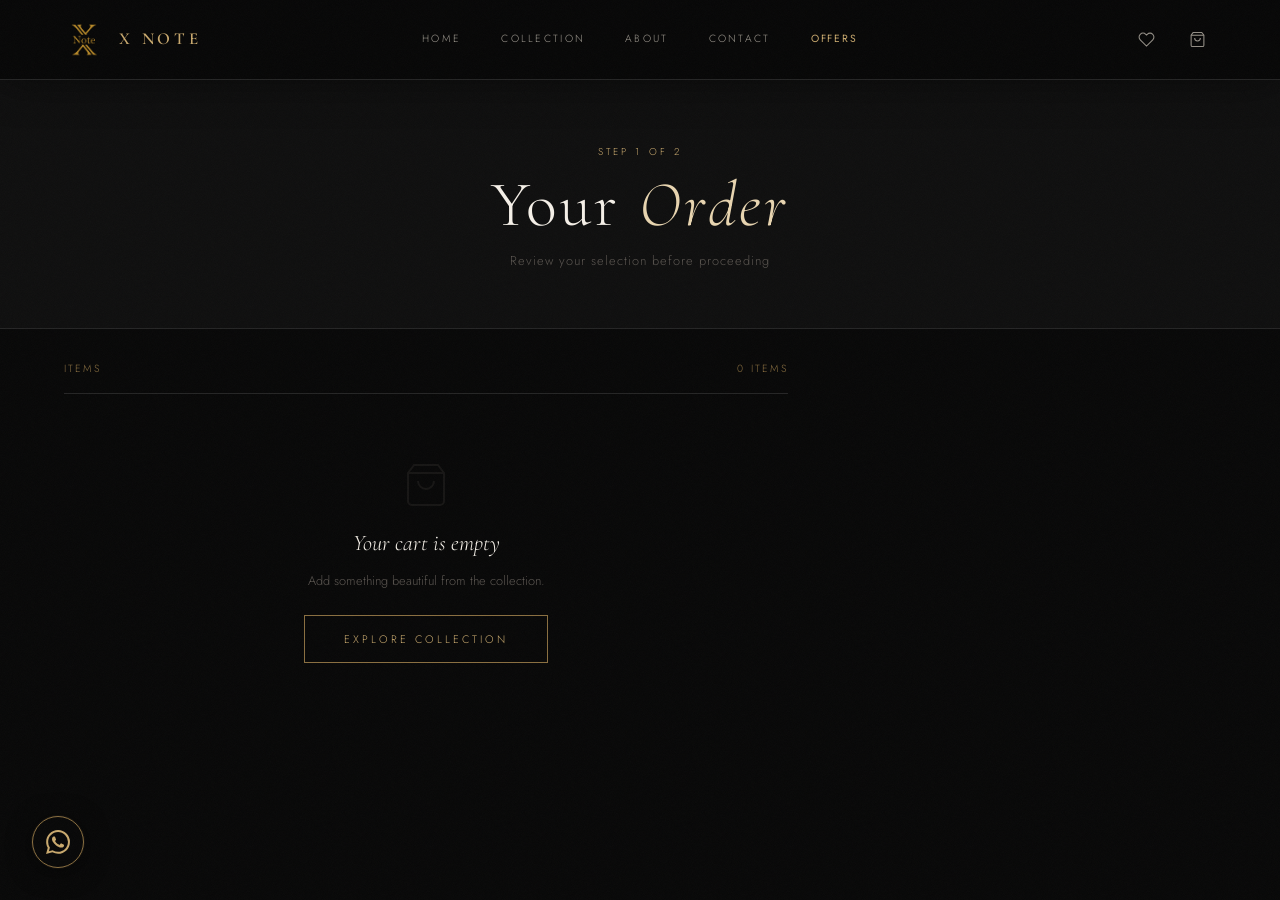
<file: cart.html>
<!DOCTYPE html>
<html lang="en">
    <head>
        <meta charset="UTF-8"/>
        <meta name="viewport" content="width=device-width, initial-scale=1.0"/>
        <meta name="description" content="X Note — Cart and Order."/>
        <title>Cart & Order - X Note</title>
        <link rel="preconnect" href="https://fonts.googleapis.com"/>
        <link rel="preconnect" href="https://fonts.gstatic.com" crossorigin/>
        <link href="https://fonts.googleapis.com/css2?family=Cormorant+Garamond:ital,wght@0,300;0,400;0,600;1,300;1,400&family=Jost:wght@200;300;400&display=swap" rel="stylesheet"/>
        <link rel="stylesheet" href="css/base.css"/>
        <link rel="stylesheet" href="css/nav.css"/>
        <link rel="stylesheet" href="css/products.css"/>
        <link rel="stylesheet" href="css/sections.css"/>
        <style>
          @media (max-width: 900px) {
            .reveal { opacity: 1 !important; transform: none !important; transition: none !important; }
          }
        </style>
        <link rel="stylesheet" href="css/cart-page.css"/>
    </head>
    <body>
        <div id="page-loader">
            <img class="loader-logo" src="[data-uri]" alt="X Note"/>
            <div class="loader-bar"></div>
        </div>
        <nav class="nav scrolled" id="main-nav">
            <div class="nav__inner">
                <a href="index.html" class="nav__logo">
                    <img class="nav__logo-img" src="[data-uri]" alt="X Note"/>
                    <span class="nav__logo-text">X Note</span>
                </a>
                <div class="nav__links">
                    <a href="index.html"      class="nav__link" data-page="index.html">Home</a>
                    <a href="collection.html" class="nav__link" data-page="collection.html">Collection</a>
                    <a href="about.html"      class="nav__link" data-page="about.html">About</a>
                    <a href="contact.html"    class="nav__link" data-page="contact.html">Contact</a>
                    <a href="offers.html"      class="nav__link nav__link--offers" data-page="offers.html">Offers</a>
                </div>
                <div class="nav__actions">
                    <a href="favourites.html" class="nav__action-btn" aria-label="Favourites" id="nav-fav-btn">
                        <svg viewBox="0 0 24 24" fill="none" stroke="currentColor" stroke-width="1.5"><path d="M20.84 4.61a5.5 5.5 0 0 0-7.78 0L12 5.67l-1.06-1.06a5.5 5.5 0 0 0-7.78 7.78l1.06 1.06L12 21.23l7.78-7.78 1.06-1.06a5.5 5.5 0 0 0 0-7.78z"/></svg>
                        <span class="nav__heart-count" id="nav-fav-count" style="display:none">0</span>
                    </a>
                    <button class="nav__action-btn" data-open-cart aria-label="Open cart">
                        <svg viewBox="0 0 24 24" fill="none" stroke="currentColor"><path d="M6 2 3 6v14a2 2 0 0 0 2 2h14a2 2 0 0 0 2-2V6l-3-4z"/><line x1="3" y1="6" x2="21" y2="6"/><path d="M16 10a4 4 0 0 1-8 0"/></svg>
                        <span class="nav__count" data-cart-count style="display:none">0</span>
                    </button>
                    <button class="nav__hamburger" aria-label="Menu"><span></span><span></span><span></span></button>
                </div>
            </div>
        </nav>
        <div class="nav__mobile" id="mobile-menu">
            <a href="index.html"      class="nav__mobile-link" data-page="index.html">Home</a>
            <a href="collection.html" class="nav__mobile-link" data-page="collection.html">Collection</a>
            <a href="about.html"      class="nav__mobile-link" data-page="about.html">About</a>
            <a href="contact.html"    class="nav__mobile-link" data-page="contact.html">Contact</a>
            <a href="offers.html"      class="nav__mobile-link" data-page="offers.html">Offers</a>
            <div class="nav__mobile-actions">
                <a href="favourites.html" class="nav__action-btn" aria-label="Favourites">
                    <svg viewBox="0 0 24 24" fill="none" stroke="currentColor" stroke-width="1.5"><path d="M20.84 4.61a5.5 5.5 0 0 0-7.78 0L12 5.67l-1.06-1.06a5.5 5.5 0 0 0-7.78 7.78l1.06 1.06L12 21.23l7.78-7.78 1.06-1.06a5.5 5.5 0 0 0 0-7.78z"/></svg>
                </a>
                <button class="nav__action-btn" data-open-cart>
                    <svg viewBox="0 0 24 24" fill="none" stroke="currentColor"><path d="M6 2 3 6v14a2 2 0 0 0 2 2h14a2 2 0 0 0 2-2V6l-3-4z"/><line x1="3" y1="6" x2="21" y2="6"/><path d="M16 10a4 4 0 0 1-8 0"/></svg>
                    <span class="nav__count" data-cart-count style="display:none">0</span>
                </button>
            </div>
        </div>
        <div class="cart-backdrop"></div>
        <aside class="cart-panel">
            <div class="cart-panel__head">
                <div>
                    <div class="cart-panel__title">Your Cart</div>
                    <div class="cart-panel__count">0 items</div>
                </div>
                <button class="cart-panel__close">&#215;</button>
            </div>
            <div class="cart-panel__items"></div>
            <div class="cart-panel__foot">
                <div class="cart-panel__total-row">
                    <span class="cart-panel__total-label">Total</span>
                    <span class="cart-panel__total-price">$0</span>
                </div>
                <a href="cart.html" class="btn btn--primary cart-panel__cta">Proceed to Order</a>
                <p class="cart-panel__note">Handled personally · Ships with care</p>
            </div>
        </aside>

        <!-- ═══ STEP 1: ORDER SUMMARY ═══ -->
        <div id="step-summary" class="checkout-step active">
            <div class="cart-page__header">
                <div class="container">
                    <p class="t-label cart-page__step-label reveal">Step 1 of 2</p>
                    <h1 class="cart-page__title reveal">Your <em>Order</em></h1>
                    <p class="cart-page__step-sub reveal">Review your selection before proceeding</p>
                </div>
            </div>
            <div class="container">
                <div class="checkout-summary-layout">
                    <!-- Items -->
                    <div class="checkout-items-col">
                        <div class="cp-items-head">
                            <span class="cp-items-label">Items</span>
                            <span id="page-cart-count" class="cp-items-count">0 items</span>
                        </div>
                        <div id="page-cart-list"></div>
                    </div>

                    <!-- Totals + Shipping -->
                    <div class="checkout-totals-col" id="page-totals">
                        <div class="checkout-totals-box">
                            <p class="checkout-totals-title">Order Summary</p>

                            <!-- Shipping -->
                            <div class="shipping-zone-section">
                                <p class="shipping-zone-label">Shipping</p>
                                <div class="shipping-zone-options">
                                    <label class="shipping-zone-opt" id="zone-local-label">
                                        <input type="radio" name="shipping-zone" value="local" id="zone-local" checked/>
                                        <span class="shipping-zone-opt__box">
                                            <span class="shipping-zone-opt__name">Normal Shipping</span>
                                            <span class="shipping-zone-opt__desc">3–5 business days</span>
                                            <span class="shipping-zone-opt__price" id="shipping-local-price">85 EGP</span>
                                        </span>
                                    </label>
                                    <label class="shipping-zone-opt" id="zone-distant-label">
                                        <input type="radio" name="shipping-zone" value="distant" id="zone-distant"/>
                                        <span class="shipping-zone-opt__box">
                                            <span class="shipping-zone-opt__name">Fast Shipping</span>
                                            <span class="shipping-zone-opt__desc">1–2 business days</span>
                                            <span class="shipping-zone-opt__price" id="shipping-distant-price">125 EGP</span>
                                        </span>
                                    </label>
                                </div>
                            </div>

                            <div class="totals-line">
                                <span>Subtotal</span>
                                <span id="page-subtotal">0 EGP</span>
                            </div>
                            <div class="totals-line">
                                <span>Shipping</span>
                                <span id="page-shipping-display">50 EGP</span>
                            </div>
                            <div class="totals-line totals-line--total">
                                <span>Total</span>
                                <span id="page-total">0 EGP</span>
                            </div>

                            <button class="btn btn--primary checkout-proceed-btn" id="proceed-to-checkout">
                                Proceed to Checkout
                                <svg viewBox="0 0 24 24" fill="none" stroke="currentColor" style="width:16px;height:16px;margin-left:8px;vertical-align:middle;"><polyline points="9 18 15 12 9 6"/></svg>
                            </button>
                            <p class="checkout-note">All required fields must be filled · Order confirmed within 24h</p>
                        </div>
                    </div>
                </div>
            </div>
        </div>

        <!-- ═══ STEP 2: CHECKOUT FORM ═══ -->
        <div id="step-checkout" class="checkout-step">
            <div class="cart-page__header">
                <div class="container">
                    <p class="t-label cart-page__step-label reveal">Step 2 of 2</p>
                    <h1 class="cart-page__title reveal">Your <em>Details</em></h1>
                    <p class="cart-page__step-sub reveal">Fill in your information to complete the order</p>
                </div>
            </div>
            <div class="container">
                <div class="checkout-form-layout">
                    <!-- Form -->
                    <div class="checkout-form-col">
                        <button class="checkout-back-btn" id="back-to-summary">
                            <svg viewBox="0 0 24 24" fill="none" stroke="currentColor" style="width:14px;height:14px;"><polyline points="15 18 9 12 15 6"/></svg>
                            Back to Order
                        </button>

                        <div class="form-section-title">Personal Information</div>
                        <div class="form-group">
                            <label class="form-label" for="c-name">Full Name *</label>
                            <input type="text" id="c-name" class="form-control" placeholder="Your full name" required/>
                        </div>
                        <div class="form-group">
                            <label class="form-label" for="c-phone">Phone Number *</label>
                            <input type="tel" id="c-phone" class="form-control" placeholder="+20 100 000 0000" required/>
                        </div>
                        <div class="form-group">
                            <label class="form-label" for="c-email">Email Address *</label>
                            <input type="email" id="c-email" class="form-control" placeholder="your@email.com" required/>
                        </div>
                        <div class="form-group">
                            <label class="form-label" for="c-address">Delivery Address *</label>
                            <textarea id="c-address" class="form-control" placeholder="Street, city, governorate" required rows="2"></textarea>
                        </div>
                        <div class="form-group">
                            <label class="form-label" for="c-notes">Additional Notes</label>
                            <textarea id="c-notes" class="form-control" placeholder="Gift wrapping, special requests…" rows="2"></textarea>
                        </div>

                        <div class="form-section-title" style="margin-top:2rem;">Payment Method</div>
                        <div class="payment-methods-grid">
                            <label class="payment-method-opt" id="pm-vodafone-label">
                                <input type="radio" name="payment-method" value="Vodafone Cash" id="pm-vodafone" checked/>
                                <span class="payment-method-opt__box">
                                    <span class="pm-icon pm-icon--vodafone">📱</span>
                                    <span class="pm-name">Vodafone Cash</span>
                                    <span class="pm-check">✓</span>
                                </span>
                            </label>
                            <label class="payment-method-opt" id="pm-instapay-label">
                                <input type="radio" name="payment-method" value="InstaPay" id="pm-instapay"/>
                                <span class="payment-method-opt__box">
                                    <span class="pm-icon pm-icon--instapay">💳</span>
                                    <span class="pm-name">InstaPay</span>
                                    <span class="pm-check">✓</span>
                                </span>
                            </label>
                        </div>

                        <button class="btn btn--primary place-order-btn" id="place-order-btn" style="margin-top:2.5rem;width:100%;">
                            Place Order
                        </button>
                        <p class="checkout-note" style="margin-top:1rem;">By placing your order you agree to be contacted via WhatsApp to finalize payment.</p>
                    </div>

                    <!-- Receipt Preview -->
                    <div class="checkout-receipt-col">
                        <div class="receipt-preview" id="receipt-preview">
                            <div class="receipt-preview__header">
                                <img src="[data-uri]" alt="X Note" class="receipt-logo" onerror="this.style.display='none'"/>
                                <div>
                                    <div class="receipt-brand">X Note</div>
                                    <div class="receipt-sub">Maison de Parfum</div>
                                </div>
                            </div>
                            <div class="receipt-preview__title">Order Receipt</div>
                            <div id="receipt-items-list" class="receipt-items"></div>
                            <div class="receipt-totals">
                                <div class="receipt-line">
                                    <span>Subtotal</span><span id="r-subtotal">—</span>
                                </div>
                                <div class="receipt-line">
                                    <span>Shipping</span><span id="r-shipping">—</span>
                                </div>
                                <div class="receipt-line receipt-line--total">
                                    <span>Total</span><span id="r-total">—</span>
                                </div>
                            </div>
                            <div class="receipt-payment-row">
                                Payment via: <span id="r-payment">—</span>
                            </div>
                        </div>
                    </div>
                </div>
            </div>
        </div>

        <!-- ═══ ORDER PLACED POPUP ═══ -->
        <div class="order-success-overlay" id="order-success-overlay">
            <div class="order-success-modal">
                <div class="order-success-icon">✓</div>
                <h2 class="order-success-title">Order Received!</h2>
                <p class="order-success-msg">Please check your email — your full order receipt has been sent. You'll also receive a WhatsApp message shortly to arrange payment via <strong id="success-payment-method">your chosen method</strong>.</p>
                <p class="order-success-ref">Order reference: <strong id="success-ref-num"></strong></p>
                <div class="order-success-actions">
                    <a href="index.html" class="btn btn--outline">Back to Home</a>
                    <a id="success-wa-link" href="#" class="btn btn--primary" target="_blank" rel="noopener">Open WhatsApp</a>
                </div>
            </div>
        </div>

        <!-- Floating WhatsApp -->
        <a href="https://wa.me/201000000000" class="wa-float" target="_blank" rel="noopener" aria-label="Chat on WhatsApp" id="wa-float-btn">
            <svg viewBox="0 0 24 24" fill="currentColor"><path d="M17.472 14.382c-.297-.149-1.758-.867-2.03-.967-.273-.099-.471-.148-.67.15-.197.297-.767.966-.94 1.164-.173.199-.347.223-.644.075-.297-.15-1.255-.463-2.39-1.475-.883-.788-1.48-1.761-1.653-2.059-.173-.297-.018-.458.13-.606.134-.133.298-.347.446-.52.149-.174.198-.298.298-.497.099-.198.05-.371-.025-.52-.075-.149-.669-1.612-.916-2.207-.242-.579-.487-.5-.669-.51-.173-.008-.371-.01-.57-.01-.198 0-.52.074-.792.372-.272.297-1.04 1.016-1.04 2.479 0 1.462 1.065 2.875 1.213 3.074.149.198 2.096 3.2 5.077 4.487.709.306 1.262.489 1.694.625.712.227 1.36.195 1.871.118.571-.085 1.758-.719 2.006-1.413.248-.694.248-1.289.173-1.413-.074-.124-.272-.198-.57-.347m-5.421 7.403h-.004a9.87 9.87 0 01-5.031-1.378l-.361-.214-3.741.982.998-3.648-.235-.374a9.86 9.86 0 01-1.51-5.26c.001-5.45 4.436-9.884 9.888-9.884 2.64 0 5.122 1.03 6.988 2.898a9.825 9.825 0 012.893 6.994c-.003 5.45-4.437 9.884-9.885 9.884m8.413-18.297A11.815 11.815 0 0012.05 0C5.495 0 .16 5.335.157 11.892c0 2.096.547 4.142 1.588 5.945L.057 24l6.305-1.654a11.882 11.882 0 005.683 1.448h.005c6.554 0 11.89-5.335 11.893-11.893a11.821 11.821 0 00-3.48-8.413z"/></svg>
            <span class="wa-float__tooltip">Chat with us</span>
        </a>
        </footer>
        <script src="js/data.js"></script>
        <script src="js/cart.js"></script>
        <script src="js/ui.js"></script>
        <script src="js/cart-page.js"></script>
        <script>
document.getElementById('footer-year') && (document.getElementById('footer-year').textContent = new Date().getFullYear());
document.addEventListener('DOMContentLoaded', function() {
  /* WA float */
  var waBtn = document.getElementById('wa-float-btn');
  if (waBtn && XNOTE.whatsappNumber) waBtn.href = 'https://wa.me/' + XNOTE.whatsappNumber;

  /* Footer products list */
  var fp = document.getElementById('footer-products');
  if (fp && XNOTE && XNOTE.products) {
    fp.innerHTML = XNOTE.products.map(function(p) {
      return '<a href="collection.html" class="footer__link">' + p.name + '</a>';
    }).join('');
  }
});
        </script>
    </body>
</html>
</file>
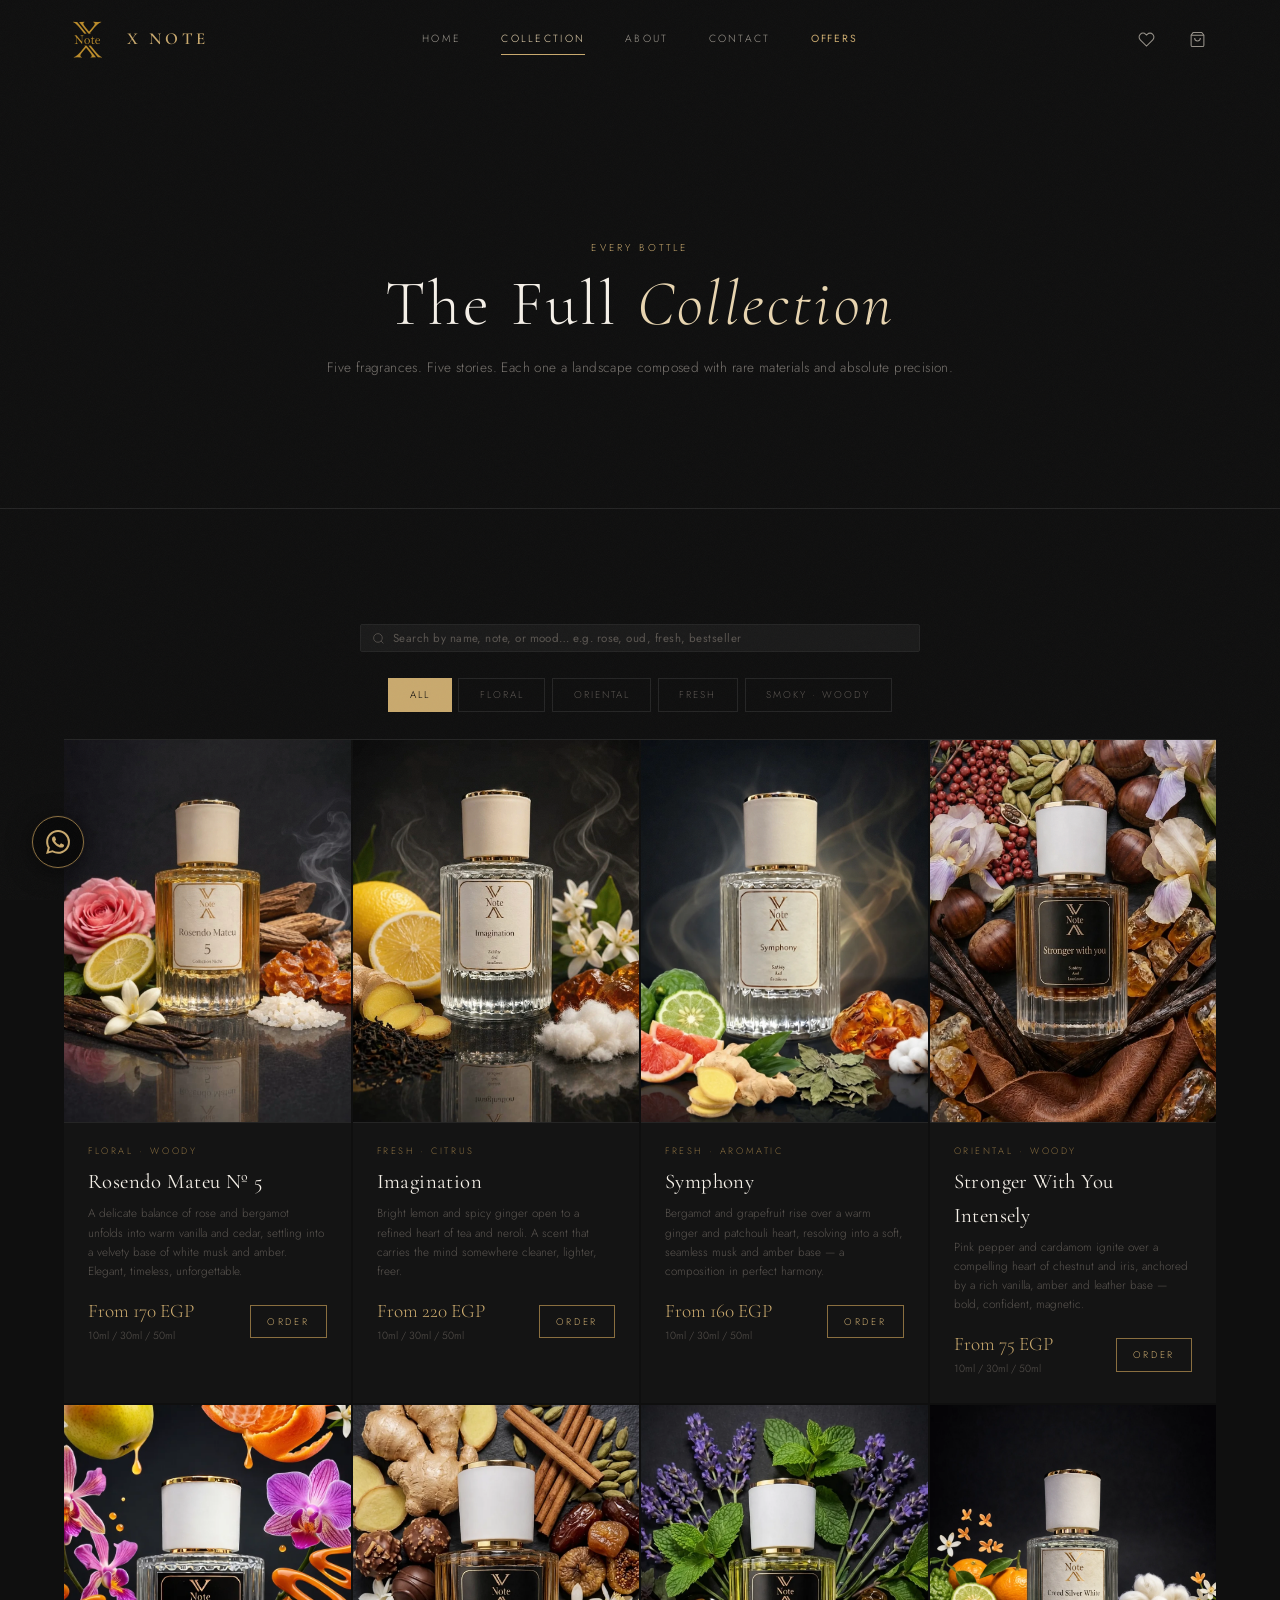
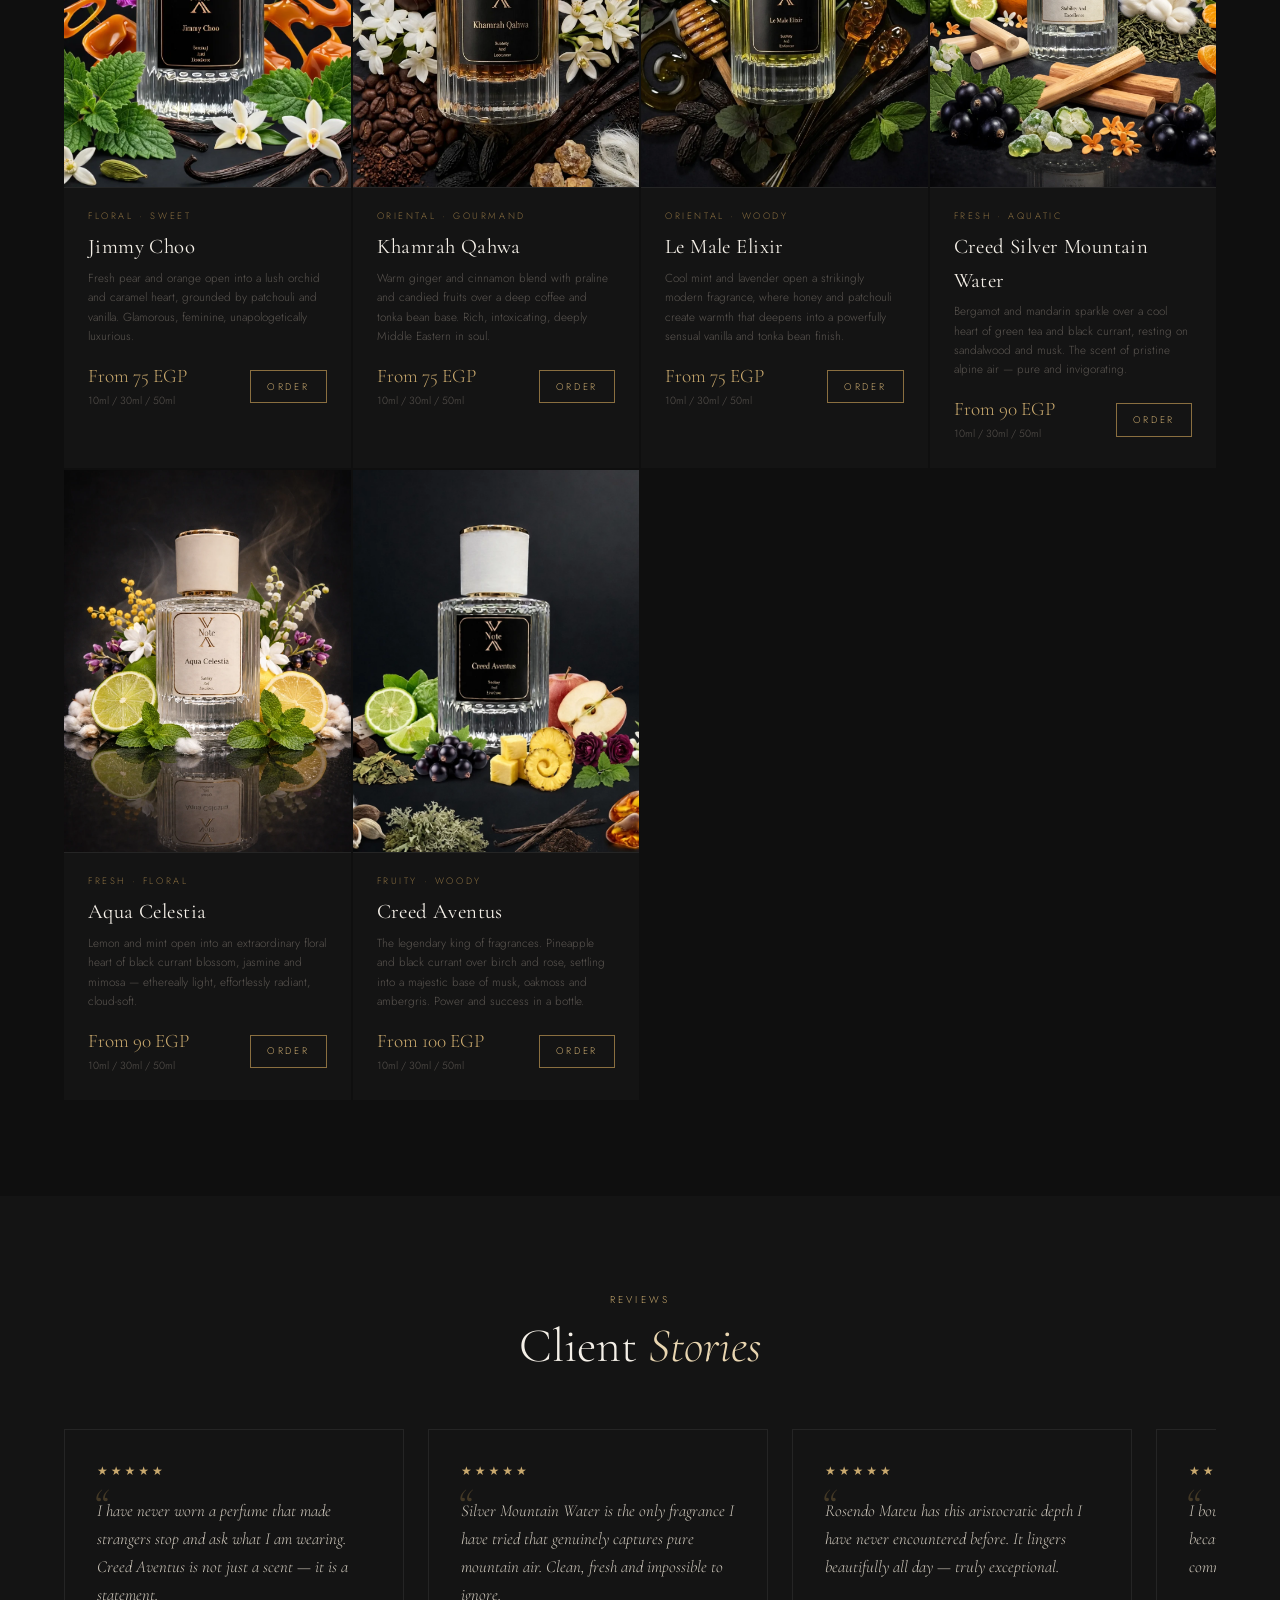
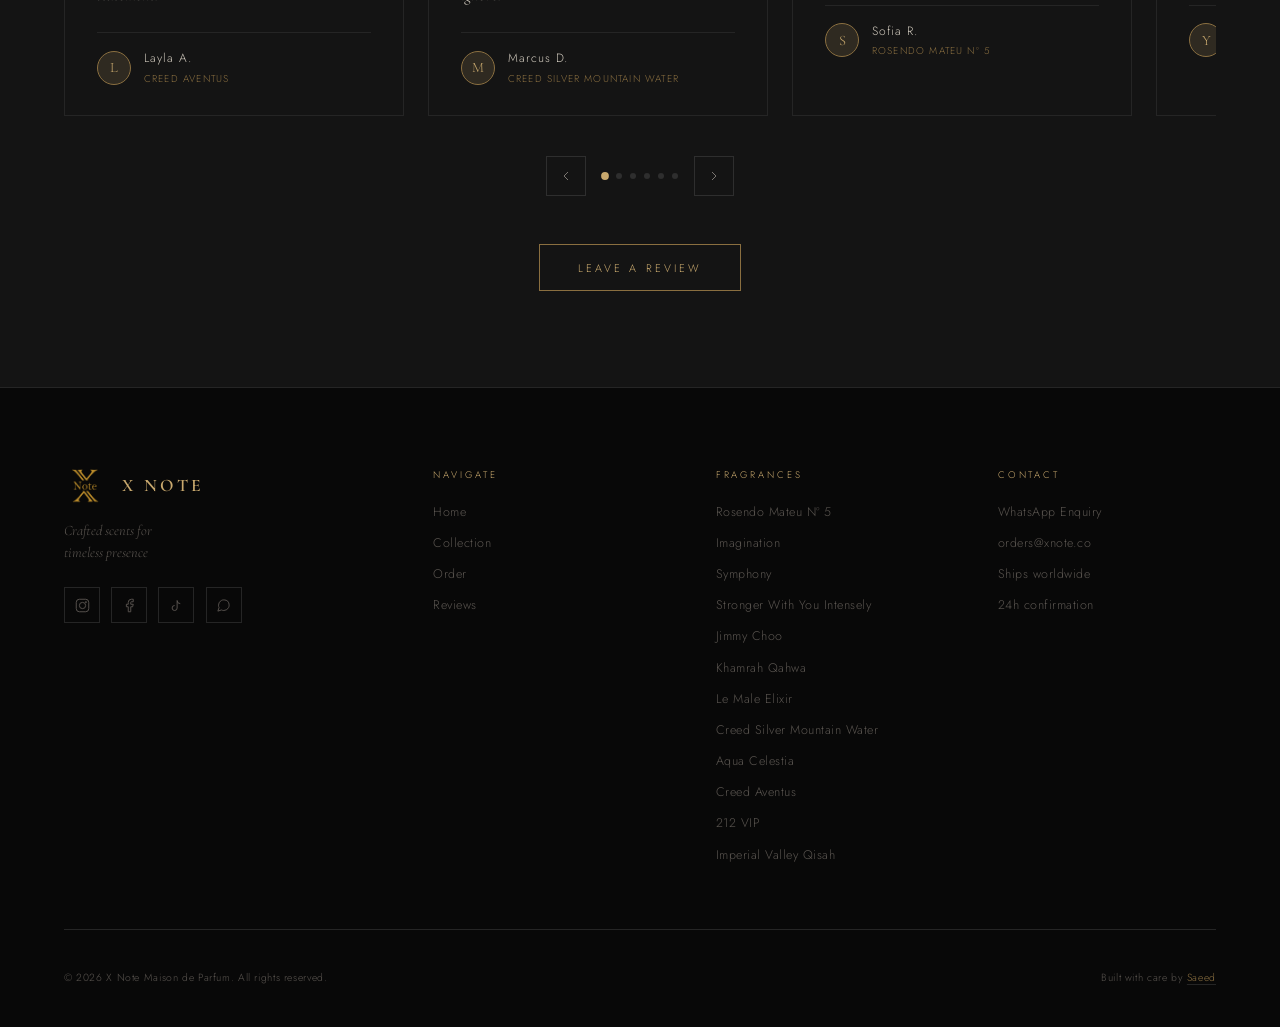
<file: collection.html>
<!DOCTYPE html>
<html lang="en">
    <head>
        <meta charset="UTF-8"/>
        <meta name="viewport" content="width=device-width, initial-scale=1.0"/>
        <meta name="description" content="X Note — Full Perfume Collection."/>
        <title>Collection - X Note</title>
        <link rel="preconnect" href="https://fonts.googleapis.com"/>
        <link rel="preconnect" href="https://fonts.gstatic.com" crossorigin/>
        <link href="https://fonts.googleapis.com/css2?family=Cormorant+Garamond:ital,wght@0,300;0,400;0,600;1,300;1,400&family=Jost:wght@200;300;400&display=swap" rel="stylesheet"/>
        <link rel="stylesheet" href="css/base.css"/>
        <link rel="stylesheet" href="css/nav.css"/>
        <link rel="stylesheet" href="css/products.css"/>
        <link rel="stylesheet" href="css/sections.css"/>
        <style>
          @media (max-width: 900px) {
            .reveal { opacity: 1 !important; transform: none !important; transition: none !important; }
          }
        </style>
    </head>
    <body>
        <div id="page-loader">
            <img class="loader-logo" src="[data-uri]" alt="X Note"/>
            <div class="loader-bar"></div>
        </div>
        <nav class="nav" id="main-nav">
            <div class="nav__inner">
                <a href="index.html" class="nav__logo">
                    <img class="nav__logo-img" src="[data-uri]" alt="X Note"/>
                    <span class="nav__logo-text">X Note</span>
                </a>
                <div class="nav__links">
                    <a href="index.html"      class="nav__link" data-page="index.html">Home</a>
                    <a href="collection.html" class="nav__link" data-page="collection.html">Collection</a>
                    <a href="about.html"      class="nav__link" data-page="about.html">About</a>
                    <a href="contact.html"    class="nav__link" data-page="contact.html">Contact</a>
                    <a href="offers.html"      class="nav__link nav__link--offers" data-page="offers.html">Offers</a>
                </div>
                <div class="nav__actions">
                    <a href="favourites.html" class="nav__action-btn" aria-label="Favourites" id="nav-fav-btn">
                        <svg viewBox="0 0 24 24" fill="none" stroke="currentColor" stroke-width="1.5"><path d="M20.84 4.61a5.5 5.5 0 0 0-7.78 0L12 5.67l-1.06-1.06a5.5 5.5 0 0 0-7.78 7.78l1.06 1.06L12 21.23l7.78-7.78 1.06-1.06a5.5 5.5 0 0 0 0-7.78z"/></svg>
                        <span class="nav__heart-count" id="nav-fav-count" style="display:none">0</span>
                    </a>
                    <button class="nav__action-btn" data-open-cart aria-label="Open cart">
                        <svg viewBox="0 0 24 24" fill="none" stroke="currentColor"><path d="M6 2 3 6v14a2 2 0 0 0 2 2h14a2 2 0 0 0 2-2V6l-3-4z"/><line x1="3" y1="6" x2="21" y2="6"/><path d="M16 10a4 4 0 0 1-8 0"/></svg>
                        <span class="nav__count" data-cart-count style="display:none">0</span>
                    </button>
                    <button class="nav__hamburger" aria-label="Menu"><span></span><span></span><span></span></button>
                </div>
            </div>
        </nav>
        <div class="nav__mobile" id="mobile-menu">
            <a href="index.html"      class="nav__mobile-link" data-page="index.html">Home</a>
            <a href="collection.html" class="nav__mobile-link" data-page="collection.html">Collection</a>
            <a href="about.html"      class="nav__mobile-link" data-page="about.html">About</a>
            <a href="contact.html"    class="nav__mobile-link" data-page="contact.html">Contact</a>
            <a href="offers.html"      class="nav__mobile-link" data-page="offers.html">Offers</a>
            <div class="nav__mobile-actions">
                <a href="favourites.html" class="nav__action-btn" aria-label="Favourites">
                    <svg viewBox="0 0 24 24" fill="none" stroke="currentColor" stroke-width="1.5"><path d="M20.84 4.61a5.5 5.5 0 0 0-7.78 0L12 5.67l-1.06-1.06a5.5 5.5 0 0 0-7.78 7.78l1.06 1.06L12 21.23l7.78-7.78 1.06-1.06a5.5 5.5 0 0 0 0-7.78z"/></svg>
                </a>
                <button class="nav__action-btn" data-open-cart>
                    <svg viewBox="0 0 24 24" fill="none" stroke="currentColor"><path d="M6 2 3 6v14a2 2 0 0 0 2 2h14a2 2 0 0 0 2-2V6l-3-4z"/><line x1="3" y1="6" x2="21" y2="6"/><path d="M16 10a4 4 0 0 1-8 0"/></svg>
                    <span class="nav__count" data-cart-count style="display:none">0</span>
                </button>
            </div>
        </div>
        <div class="cart-backdrop"></div>
        <aside class="cart-panel">
            <div class="cart-panel__head">
                <div>
                    <div class="cart-panel__title">Your Cart</div>
                    <div class="cart-panel__count">0 items</div>
                </div>
                <button class="cart-panel__close">&#215;</button>
            </div>
            <div class="cart-panel__items"></div>
            <div class="cart-panel__foot">
                <div class="cart-panel__total-row">
                    <span class="cart-panel__total-label">Total</span>
                    <span class="cart-panel__total-price">$0</span>
                </div>
                <a href="cart.html" class="btn btn--primary cart-panel__cta">Proceed to Order</a>
                <p class="cart-panel__note">Handled personally · Ships with care</p>
            </div>
        </aside>

        <div class="page-hero">
            <div class="container page-hero__inner">
                <p class="t-label page-hero__label reveal">Every Bottle</p>
                <h1 class="page-hero__title reveal">The Full <em>Collection</em></h1>
                <p class="t-body reveal">Five fragrances. Five stories. Each one a landscape composed with rare materials and absolute precision.</p>
            </div>
        </div>

        <section class="section section--ink">
            <div class="container">
                <div class="collection-controls-sticky-wrapper">
                <div class="collection-controls">
                    <div class="collection-search">
                        <svg class="collection-search__icon" viewBox="0 0 24 24" fill="none" stroke="currentColor"><circle cx="11" cy="11" r="8"/><line x1="21" y1="21" x2="16.65" y2="16.65"/></svg>
                        <input type="text" id="collection-search-input" class="collection-search__input" placeholder="Search by name, note, or mood… e.g. rose, oud, fresh, bestseller"/>
                        <button class="collection-search__clear" id="collection-search-clear" aria-label="Clear search" style="display:none">&#215;</button>
                    </div>
                    <div class="filter-tabs" id="filter-tabs">
                        <button class="filter-tab active" data-filter="all">All</button>
                        <button class="filter-tab" data-filter="floral">Floral</button>
                        <button class="filter-tab" data-filter="oriental">Oriental</button>
                        <button class="filter-tab" data-filter="fresh">Fresh</button>
                        <button class="filter-tab" data-filter="resinous">Smoky · Woody</button>
                    </div>
                </div>
                </div><!-- /sticky-wrapper -->
                <div id="collection-no-results" class="collection-no-results" style="display:none">
                    <p class="collection-no-results__title">No fragrances found</p>
                    <p class="collection-no-results__sub">Try a different keyword — notes, moods, or fragrance names all work.</p>
                </div>
                <div class="products-grid products-grid--full" id="collection-grid"></div>
            </div>
        </section>

        <section class="section section--surface testimonials">
            <div class="container">
                <div class="section-header">
                    <p class="t-label section-header__label reveal">Reviews</p>
                    <h2 class="section-header__title reveal">Client <em>Stories</em></h2>
                </div>
                <div class="testimonials__track-wrap reveal">
                    <div class="testimonials__track"></div>
                </div>
                <div class="testimonials__controls reveal">
                    <button class="testimonials__btn testimonials__btn--prev" aria-label="Previous">
                        <svg viewBox="0 0 24 24" fill="none" stroke="currentColor"><polyline points="15 18 9 12 15 6"/></svg>
                    </button>
                    <div class="testimonials__dots"></div>
                    <button class="testimonials__btn testimonials__btn--next" aria-label="Next">
                        <svg viewBox="0 0 24 24" fill="none" stroke="currentColor"><polyline points="9 18 15 12 9 6"/></svg>
                    </button>
                </div>
                <div class="section-cta reveal">
                    <button class="btn btn--outline" onclick="XNOTE.ui.openReviewModal()">Leave a Review</button>
                </div>
            </div>
        </section>

        <div class="modal-backdrop" id="product-modal" role="dialog" aria-modal="true">
            <div class="modal">
                <button class="modal__close" aria-label="Close">&#215;</button>
                <div class="modal__img"></div>
                <div class="modal__body">
                    <p class="modal__label"></p>
                    <h3 class="modal__name"></h3>
                    <p class="modal__price"></p>
                    <p class="modal__desc"></p>
                    <span class="modal__sizes-label">Choose Size</span>
                    <div class="modal__sizes"></div>
                    <div class="modal__notes">
                        <p class="modal__notes-title">Fragrance Notes</p>
                        <div class="modal__notes-list"></div>
                    </div>
                    <div class="modal__actions">
                        <button class="btn btn--primary modal__action-cart" data-modal-cart>Add to Cart</button>
                        <button class="btn btn--ghost  modal__action-wish" data-modal-wish>&#9825;</button>
                    </div>
                </div>
            </div>
        </div>
        <div class="modal-backdrop" id="review-modal" role="dialog" aria-modal="true">
            <div class="modal">
                <button class="modal__close" aria-label="Close">&#215;</button>
                <div class="modal__body">
                    <p class="t-label review-modal__label">Share Your Experience</p>
                    <h3 class="review-modal__title">Leave a <em>Review</em></h3>
                    <div class="form-group">
                        <label class="form-label" for="review-name">Your Name *</label>
                        <input type="text" id="review-name" class="form-control" placeholder="e.g. Sofia R." required/>
                    </div>
                    <div class="form-group">
                        <label class="form-label" for="review-product">Fragrance *</label>
                        <select id="review-product" class="form-control"></select>
                    </div>
                    <div class="form-group">
                        <label class="form-label">Your Rating *</label>
                        <div class="star-row">
                            <span class="star-input" data-val="1">&#9733;</span>
                            <span class="star-input" data-val="2">&#9733;</span>
                            <span class="star-input" data-val="3">&#9733;</span>
                            <span class="star-input" data-val="4">&#9733;</span>
                            <span class="star-input" data-val="5">&#9733;</span>
                        </div>
                    </div>
                    <div class="form-group">
                        <label class="form-label" for="review-quote">Your Review *</label>
                        <textarea id="review-quote" class="form-control" placeholder="Tell us about your experience..." rows="3" required></textarea>
                    </div>
                    <button class="btn btn--primary review-modal__submit" id="review-submit">Submit Review</button>
                </div>
            </div>
        </div>
        <footer class="footer">
            <div class="footer__grid">
                <div>
                    <div class="footer__brand-logo">
                        <img src="[data-uri]" alt="X Note" class="footer__logo-img"/>
                        <span class="footer__brand-logo-text">X Note</span>
                    </div>
                    <p class="footer__tagline">Crafted scents for<br>timeless presence</p>
                    <div class="footer__social">
                        <a href="#" class="footer__social-link" aria-label="Instagram">
                            <svg viewBox="0 0 24 24" fill="none" stroke="currentColor"><rect x="2" y="2" width="20" height="20" rx="5"/><circle cx="12" cy="12" r="5"/><circle cx="17.5" cy="6.5" r="1.5" fill="currentColor" stroke="none"/></svg>
                        </a>
                        <a href="#" class="footer__social-link" aria-label="Facebook">
                            <svg viewBox="0 0 24 24" fill="none" stroke="currentColor"><path d="M18 2h-3a5 5 0 0 0-5 5v3H7v4h3v8h4v-8h3l1-4h-4V7a1 1 0 0 1 1-1h3z"/></svg>
                        </a>
                        <a href="#" class="footer__social-link" aria-label="TikTok">
                            <svg viewBox="0 0 24 24" fill="none" stroke="currentColor"><path d="M9 12a4 4 0 1 0 4 4V4a5 5 0 0 0 5 5"/></svg>
                        </a>
                        <a href="https://wa.me/XNOTE_WA" class="footer__social-link" aria-label="WhatsApp" target="_blank" rel="noopener">
                            <svg viewBox="0 0 24 24" fill="none" stroke="currentColor"><path d="M21 11.5a8.38 8.38 0 0 1-.9 3.8 8.5 8.5 0 0 1-7.6 4.7 8.38 8.38 0 0 1-3.8-.9L3 21l1.9-5.7a8.38 8.38 0 0 1-.9-3.8 8.5 8.5 0 0 1 4.7-7.6 8.38 8.38 0 0 1 3.8-.9h.5a8.48 8.48 0 0 1 8 8v.5z"/></svg>
                        </a>
                    </div>
                </div>
                <div>
                    <p class="footer__col-title">Navigate</p>
                    <div class="footer__links">
                        <a href="index.html"      class="footer__link">Home</a>
                        <a href="collection.html" class="footer__link">Collection</a>
                        <a href="cart.html"       class="footer__link">Order</a>
                        <a href="index.html#reviews" class="footer__link">Reviews</a>
                    </div>
                </div>
                <div>
                    <p class="footer__col-title">Fragrances</p>
                    <div class="footer__links" id="footer-products"></div>
                </div>
                <div>
                    <p class="footer__col-title">Contact</p>
                    <div class="footer__links">
                        <a href="https://wa.me/XNOTE_WA" class="footer__link" target="_blank" rel="noopener">WhatsApp Enquiry</a>
                        <span class="footer__link">orders@xnote.co</span>
                        <span class="footer__link">Ships worldwide</span>
                        <span class="footer__link">24h confirmation</span>
                    </div>
                </div>
            </div>
            <div class="footer__bottom">
                <p class="footer__copy">&copy; <span id="footer-year"></span> X Note Maison de Parfum. All rights reserved.</p>
                <p class="footer__built">Built with care by <a href="https://github.com/saeeedhany" target="_blank" rel="noopener">Saeed</a></p>
            </div>
        </footer>
        <script src="js/data.js"></script>
        <script src="js/cart.js"></script>
        <script src="js/ui.js"></script>
        <script src="js/collection.js"></script>
        <script>document.getElementById("footer-year").textContent=new Date().getFullYear();</script>

        <!-- Floating WhatsApp -->
        <a href="https://wa.me/201000000000" class="wa-float" target="_blank" rel="noopener" aria-label="Chat on WhatsApp" id="wa-float-btn">
            <svg viewBox="0 0 24 24" fill="currentColor"><path d="M17.472 14.382c-.297-.149-1.758-.867-2.03-.967-.273-.099-.471-.148-.67.15-.197.297-.767.966-.94 1.164-.173.199-.347.223-.644.075-.297-.15-1.255-.463-2.39-1.475-.883-.788-1.48-1.761-1.653-2.059-.173-.297-.018-.458.13-.606.134-.133.298-.347.446-.52.149-.174.198-.298.298-.497.099-.198.05-.371-.025-.52-.075-.149-.669-1.612-.916-2.207-.242-.579-.487-.5-.669-.51-.173-.008-.371-.01-.57-.01-.198 0-.52.074-.792.372-.272.297-1.04 1.016-1.04 2.479 0 1.462 1.065 2.875 1.213 3.074.149.198 2.096 3.2 5.077 4.487.709.306 1.262.489 1.694.625.712.227 1.36.195 1.871.118.571-.085 1.758-.719 2.006-1.413.248-.694.248-1.289.173-1.413-.074-.124-.272-.198-.57-.347m-5.421 7.403h-.004a9.87 9.87 0 01-5.031-1.378l-.361-.214-3.741.982.998-3.648-.235-.374a9.86 9.86 0 01-1.51-5.26c.001-5.45 4.436-9.884 9.888-9.884 2.64 0 5.122 1.03 6.988 2.898a9.825 9.825 0 012.893 6.994c-.003 5.45-4.437 9.884-9.885 9.884m8.413-18.297A11.815 11.815 0 0012.05 0C5.495 0 .16 5.335.157 11.892c0 2.096.547 4.142 1.588 5.945L.057 24l6.305-1.654a11.882 11.882 0 005.683 1.448h.005c6.554 0 11.89-5.335 11.893-11.893a11.821 11.821 0 00-3.48-8.413z"/></svg>
            <span class="wa-float__tooltip">Chat with us</span>
        </a>
    </body>
</html>
</file>
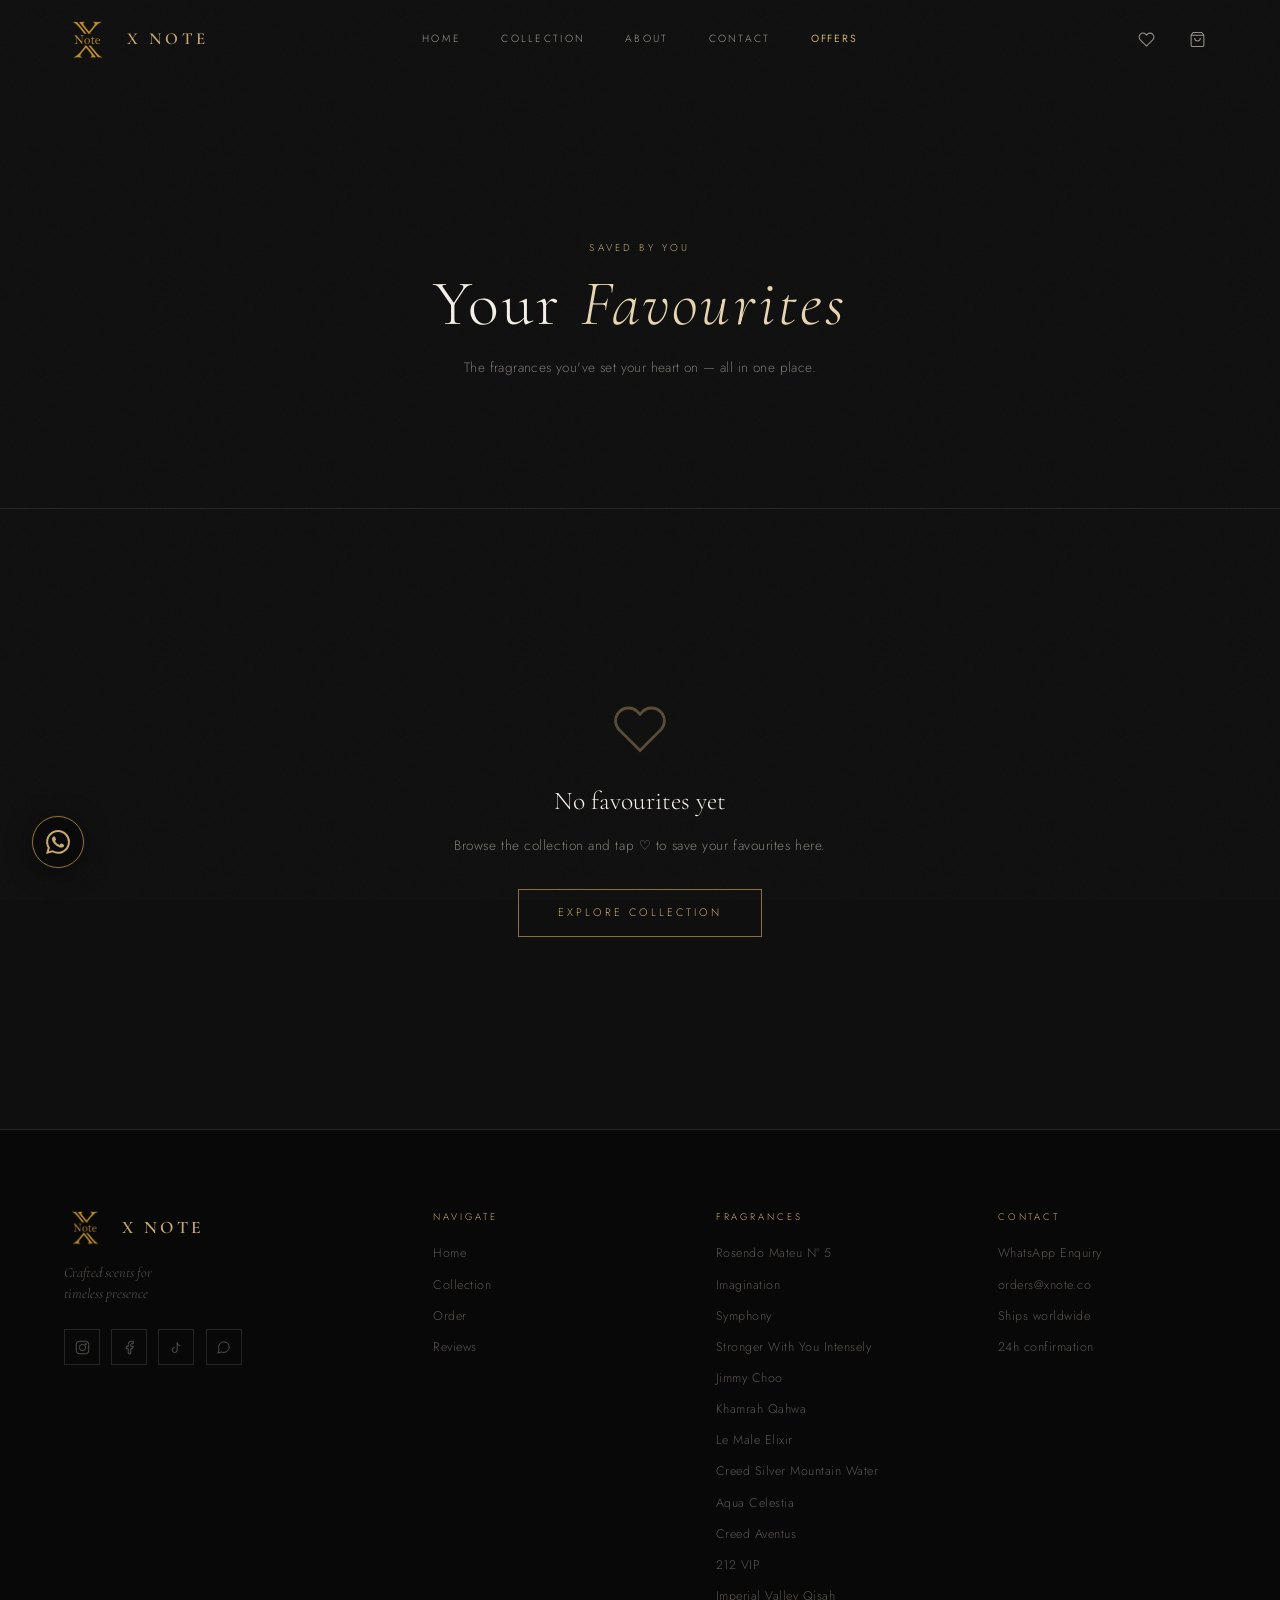
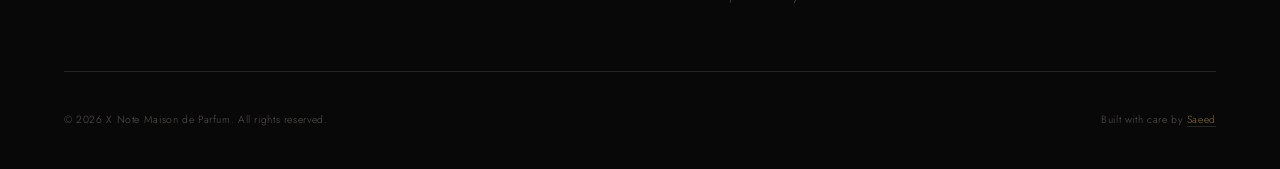
<file: favourites.html>
<!DOCTYPE html>
<html lang="en">
    <head>
        <meta charset="UTF-8"/>
        <meta name="viewport" content="width=device-width, initial-scale=1.0"/>
        <meta name="description" content="X Note — Your Favourite Fragrances."/>
        <title>Favourites - X Note</title>
        <link rel="preconnect" href="https://fonts.googleapis.com"/>
        <link rel="preconnect" href="https://fonts.gstatic.com" crossorigin/>
        <link href="https://fonts.googleapis.com/css2?family=Cormorant+Garamond:ital,wght@0,300;0,400;0,600;1,300;1,400&family=Jost:wght@200;300;400&display=swap" rel="stylesheet"/>
        <link rel="stylesheet" href="css/base.css"/>
        <link rel="stylesheet" href="css/nav.css"/>
        <link rel="stylesheet" href="css/products.css"/>
        <link rel="stylesheet" href="css/sections.css"/>
        <style>
          @media (max-width: 900px) {
            .reveal { opacity: 1 !important; transform: none !important; transition: none !important; }
          }
        </style>
    </head>
<body>
        <div id="page-loader">
            <img class="loader-logo" src="[data-uri]" alt="X Note"/>
            <div class="loader-bar"></div>
        </div>
        <nav class="nav" id="main-nav">
            <div class="nav__inner">
                <a href="index.html" class="nav__logo">
                    <img class="nav__logo-img" src="[data-uri]" alt="X Note"/>
                    <span class="nav__logo-text">X Note</span>
                </a>
                <div class="nav__links">
                    <a href="index.html"      class="nav__link" data-page="index.html">Home</a>
                    <a href="collection.html" class="nav__link" data-page="collection.html">Collection</a>
                    <a href="about.html"      class="nav__link" data-page="about.html">About</a>
                    <a href="contact.html"    class="nav__link" data-page="contact.html">Contact</a>
                    <a href="offers.html"      class="nav__link nav__link--offers" data-page="offers.html">Offers</a>
                </div>
                <div class="nav__actions">
                    <a href="favourites.html" class="nav__action-btn" aria-label="Favourites" id="nav-fav-btn">
                        <svg viewBox="0 0 24 24" fill="none" stroke="currentColor" stroke-width="1.5"><path d="M20.84 4.61a5.5 5.5 0 0 0-7.78 0L12 5.67l-1.06-1.06a5.5 5.5 0 0 0-7.78 7.78l1.06 1.06L12 21.23l7.78-7.78 1.06-1.06a5.5 5.5 0 0 0 0-7.78z"/></svg>
                        <span class="nav__heart-count" id="nav-fav-count" style="display:none">0</span>
                    </a>
                    <button class="nav__action-btn" data-open-cart aria-label="Open cart">
                        <svg viewBox="0 0 24 24" fill="none" stroke="currentColor"><path d="M6 2 3 6v14a2 2 0 0 0 2 2h14a2 2 0 0 0 2-2V6l-3-4z"/><line x1="3" y1="6" x2="21" y2="6"/><path d="M16 10a4 4 0 0 1-8 0"/></svg>
                        <span class="nav__count" data-cart-count style="display:none">0</span>
                    </button>
                    <button class="nav__hamburger" aria-label="Menu"><span></span><span></span><span></span></button>
                </div>
            </div>
        </nav>
        <div class="nav__mobile" id="mobile-menu">
            <a href="index.html"      class="nav__mobile-link" data-page="index.html">Home</a>
            <a href="collection.html" class="nav__mobile-link" data-page="collection.html">Collection</a>
            <a href="about.html"      class="nav__mobile-link" data-page="about.html">About</a>
            <a href="contact.html"    class="nav__mobile-link" data-page="contact.html">Contact</a>
            <a href="offers.html"      class="nav__mobile-link" data-page="offers.html">Offers</a>
            <div class="nav__mobile-actions">
                <a href="favourites.html" class="nav__action-btn" aria-label="Favourites">
                    <svg viewBox="0 0 24 24" fill="none" stroke="currentColor" stroke-width="1.5"><path d="M20.84 4.61a5.5 5.5 0 0 0-7.78 0L12 5.67l-1.06-1.06a5.5 5.5 0 0 0-7.78 7.78l1.06 1.06L12 21.23l7.78-7.78 1.06-1.06a5.5 5.5 0 0 0 0-7.78z"/></svg>
                </a>
                <button class="nav__action-btn" data-open-cart>
                    <svg viewBox="0 0 24 24" fill="none" stroke="currentColor"><path d="M6 2 3 6v14a2 2 0 0 0 2 2h14a2 2 0 0 0 2-2V6l-3-4z"/><line x1="3" y1="6" x2="21" y2="6"/><path d="M16 10a4 4 0 0 1-8 0"/></svg>
                    <span class="nav__count" data-cart-count style="display:none">0</span>
                </button>
            </div>
        </div>
        <div class="cart-backdrop"></div>
        <aside class="cart-panel">
            <div class="cart-panel__head">
                <div>
                    <div class="cart-panel__title">Your Cart</div>
                    <div class="cart-panel__count">0 items</div>
                </div>
                <button class="cart-panel__close">&#215;</button>
            </div>
            <div class="cart-panel__items"></div>
            <div class="cart-panel__foot">
                <div class="cart-panel__total-row">
                    <span class="cart-panel__total-label">Total</span>
                    <span class="cart-panel__total-price">$0</span>
                </div>
                <a href="cart.html" class="btn btn--primary cart-panel__cta">Proceed to Order</a>
                <p class="cart-panel__note">Handled personally · Ships with care</p>
            </div>
        </aside>

        
        <div class="page-hero">
            <div class="container page-hero__inner">
                <p class="t-label page-hero__label reveal">Saved by You</p>
                <h1 class="page-hero__title reveal">Your <em>Favourites</em></h1>
                <p class="t-body reveal">The fragrances you've set your heart on — all in one place.</p>
            </div>
        </div>

        <section class="section section--ink">
            <div class="container">
                <div id="fav-empty" class="favourites-empty" style="display:none">
                    <svg viewBox="0 0 24 24" fill="none" stroke="currentColor" stroke-width="1.2"><path d="M20.84 4.61a5.5 5.5 0 0 0-7.78 0L12 5.67l-1.06-1.06a5.5 5.5 0 0 0-7.78 7.78l1.06 1.06L12 21.23l7.78-7.78 1.06-1.06a5.5 5.5 0 0 0 0-7.78z"/></svg>
                    <p class="favourites-empty__title">No favourites yet</p>
                    <p class="favourites-empty__sub">Browse the collection and tap ♡ to save your favourites here.</p>
                    <a href="collection.html" class="btn btn--outline" style="margin-top:2rem">Explore Collection</a>
                </div>
                <div class="products-grid products-grid--fav" id="fav-grid"></div>
            </div>
        </section>

<footer class="footer">
            <div class="footer__grid">
                <div>
                    <div class="footer__brand-logo">
                        <img src="[data-uri]" alt="X Note" class="footer__logo-img"/>
                        <span class="footer__brand-logo-text">X Note</span>
                    </div>
                    <p class="footer__tagline">Crafted scents for<br>timeless presence</p>
                    <div class="footer__social">
                        <a href="#" class="footer__social-link" aria-label="Instagram">
                            <svg viewBox="0 0 24 24" fill="none" stroke="currentColor"><rect x="2" y="2" width="20" height="20" rx="5"/><circle cx="12" cy="12" r="5"/><circle cx="17.5" cy="6.5" r="1.5" fill="currentColor" stroke="none"/></svg>
                        </a>
                        <a href="#" class="footer__social-link" aria-label="Facebook">
                            <svg viewBox="0 0 24 24" fill="none" stroke="currentColor"><path d="M18 2h-3a5 5 0 0 0-5 5v3H7v4h3v8h4v-8h3l1-4h-4V7a1 1 0 0 1 1-1h3z"/></svg>
                        </a>
                        <a href="#" class="footer__social-link" aria-label="TikTok">
                            <svg viewBox="0 0 24 24" fill="none" stroke="currentColor"><path d="M9 12a4 4 0 1 0 4 4V4a5 5 0 0 0 5 5"/></svg>
                        </a>
                        <a href="https://wa.me/XNOTE_WA" class="footer__social-link" aria-label="WhatsApp" target="_blank" rel="noopener">
                            <svg viewBox="0 0 24 24" fill="none" stroke="currentColor"><path d="M21 11.5a8.38 8.38 0 0 1-.9 3.8 8.5 8.5 0 0 1-7.6 4.7 8.38 8.38 0 0 1-3.8-.9L3 21l1.9-5.7a8.38 8.38 0 0 1-.9-3.8 8.5 8.5 0 0 1 4.7-7.6 8.38 8.38 0 0 1 3.8-.9h.5a8.48 8.48 0 0 1 8 8v.5z"/></svg>
                        </a>
                    </div>
                </div>
                <div>
                    <p class="footer__col-title">Navigate</p>
                    <div class="footer__links">
                        <a href="index.html"      class="footer__link">Home</a>
                        <a href="collection.html" class="footer__link">Collection</a>
                        <a href="cart.html"       class="footer__link">Order</a>
                        <a href="index.html#reviews" class="footer__link">Reviews</a>
                    </div>
                </div>
                <div>
                    <p class="footer__col-title">Fragrances</p>
                    <div class="footer__links" id="footer-products"></div>
                </div>
                <div>
                    <p class="footer__col-title">Contact</p>
                    <div class="footer__links">
                        <a href="https://wa.me/XNOTE_WA" class="footer__link" target="_blank" rel="noopener">WhatsApp Enquiry</a>
                        <span class="footer__link">orders@xnote.co</span>
                        <span class="footer__link">Ships worldwide</span>
                        <span class="footer__link">24h confirmation</span>
                    </div>
                </div>
            </div>
            <div class="footer__bottom">
                <p class="footer__copy">&copy; <span id="footer-year"></span> X Note Maison de Parfum. All rights reserved.</p>
                <p class="footer__built">Built with care by <a href="https://github.com/saeeedhany" target="_blank" rel="noopener">Saeed</a></p>
            </div>
        </footer>
        <!-- Floating WhatsApp Button -->
        <a href="https://wa.me/201000000000" class="wa-float" target="_blank" rel="noopener" aria-label="Chat on WhatsApp" id="wa-float-btn">
            <svg viewBox="0 0 24 24" fill="currentColor" xmlns="http://www.w3.org/2000/svg">
                <path d="M17.472 14.382c-.297-.149-1.758-.867-2.03-.967-.273-.099-.471-.148-.67.15-.197.297-.767.966-.94 1.164-.173.199-.347.223-.644.075-.297-.15-1.255-.463-2.39-1.475-.883-.788-1.48-1.761-1.653-2.059-.173-.297-.018-.458.13-.606.134-.133.298-.347.446-.52.149-.174.198-.298.298-.497.099-.198.05-.371-.025-.52-.075-.149-.669-1.612-.916-2.207-.242-.579-.487-.5-.669-.51-.173-.008-.371-.01-.57-.01-.198 0-.52.074-.792.372-.272.297-1.04 1.016-1.04 2.479 0 1.462 1.065 2.875 1.213 3.074.149.198 2.096 3.2 5.077 4.487.709.306 1.262.489 1.694.625.712.227 1.36.195 1.871.118.571-.085 1.758-.719 2.006-1.413.248-.694.248-1.289.173-1.413-.074-.124-.272-.198-.57-.347m-5.421 7.403h-.004a9.87 9.87 0 01-5.031-1.378l-.361-.214-3.741.982.998-3.648-.235-.374a9.86 9.86 0 01-1.51-5.26c.001-5.45 4.436-9.884 9.888-9.884 2.64 0 5.122 1.03 6.988 2.898a9.825 9.825 0 012.893 6.994c-.003 5.45-4.437 9.884-9.885 9.884m8.413-18.297A11.815 11.815 0 0012.05 0C5.495 0 .16 5.335.157 11.892c0 2.096.547 4.142 1.588 5.945L.057 24l6.305-1.654a11.882 11.882 0 005.683 1.448h.005c6.554 0 11.89-5.335 11.893-11.893a11.821 11.821 0 00-3.48-8.413z"/>
            </svg>
            <span class="wa-float__tooltip">Chat with us</span>
        </a>
        <script src="js/data.js"></script>
        <script src="js/cart.js"></script>
        <script src="js/ui.js"></script>
        <script>
        document.getElementById("footer-year").textContent = new Date().getFullYear();
        // Populate footer fragrances column
        document.addEventListener('DOMContentLoaded', function() {
          var fp = document.getElementById('footer-products');
          if (fp && XNOTE && XNOTE.products) {
            fp.innerHTML = XNOTE.products.map(function(p) {
              return '<a href="collection.html" class="footer__link">' + p.name + '</a>';
            }).join('');
          }
        });
        </script>
        <script>
        // Favourites page renderer — runs after DOMContentLoaded (triggered by ui.js init)
        document.addEventListener('DOMContentLoaded', function() {
            var favs = JSON.parse(localStorage.getItem('xnote_wish_v2') || '[]');
            var grid = document.getElementById('fav-grid');
            var empty = document.getElementById('fav-empty');
            if (!grid) return;
            var favProds = (XNOTE.products || []).filter(function(p) {
                return favs.indexOf(p.id) !== -1;
            });
            if (favProds.length === 0) {
                empty.style.display = 'block';
                return;
            }
            favProds.forEach(function(p, i) {
                grid.innerHTML += XNOTE.ui.buildProductCard(p, i * 80);
            });
            // re-run reveal for newly added cards
            document.querySelectorAll('.reveal:not(.is-visible)').forEach(function(el, i) {
                setTimeout(function() { el.classList.add('is-visible'); }, i * 80);
            });
        });
        </script>
    </body>
</html>
</file>
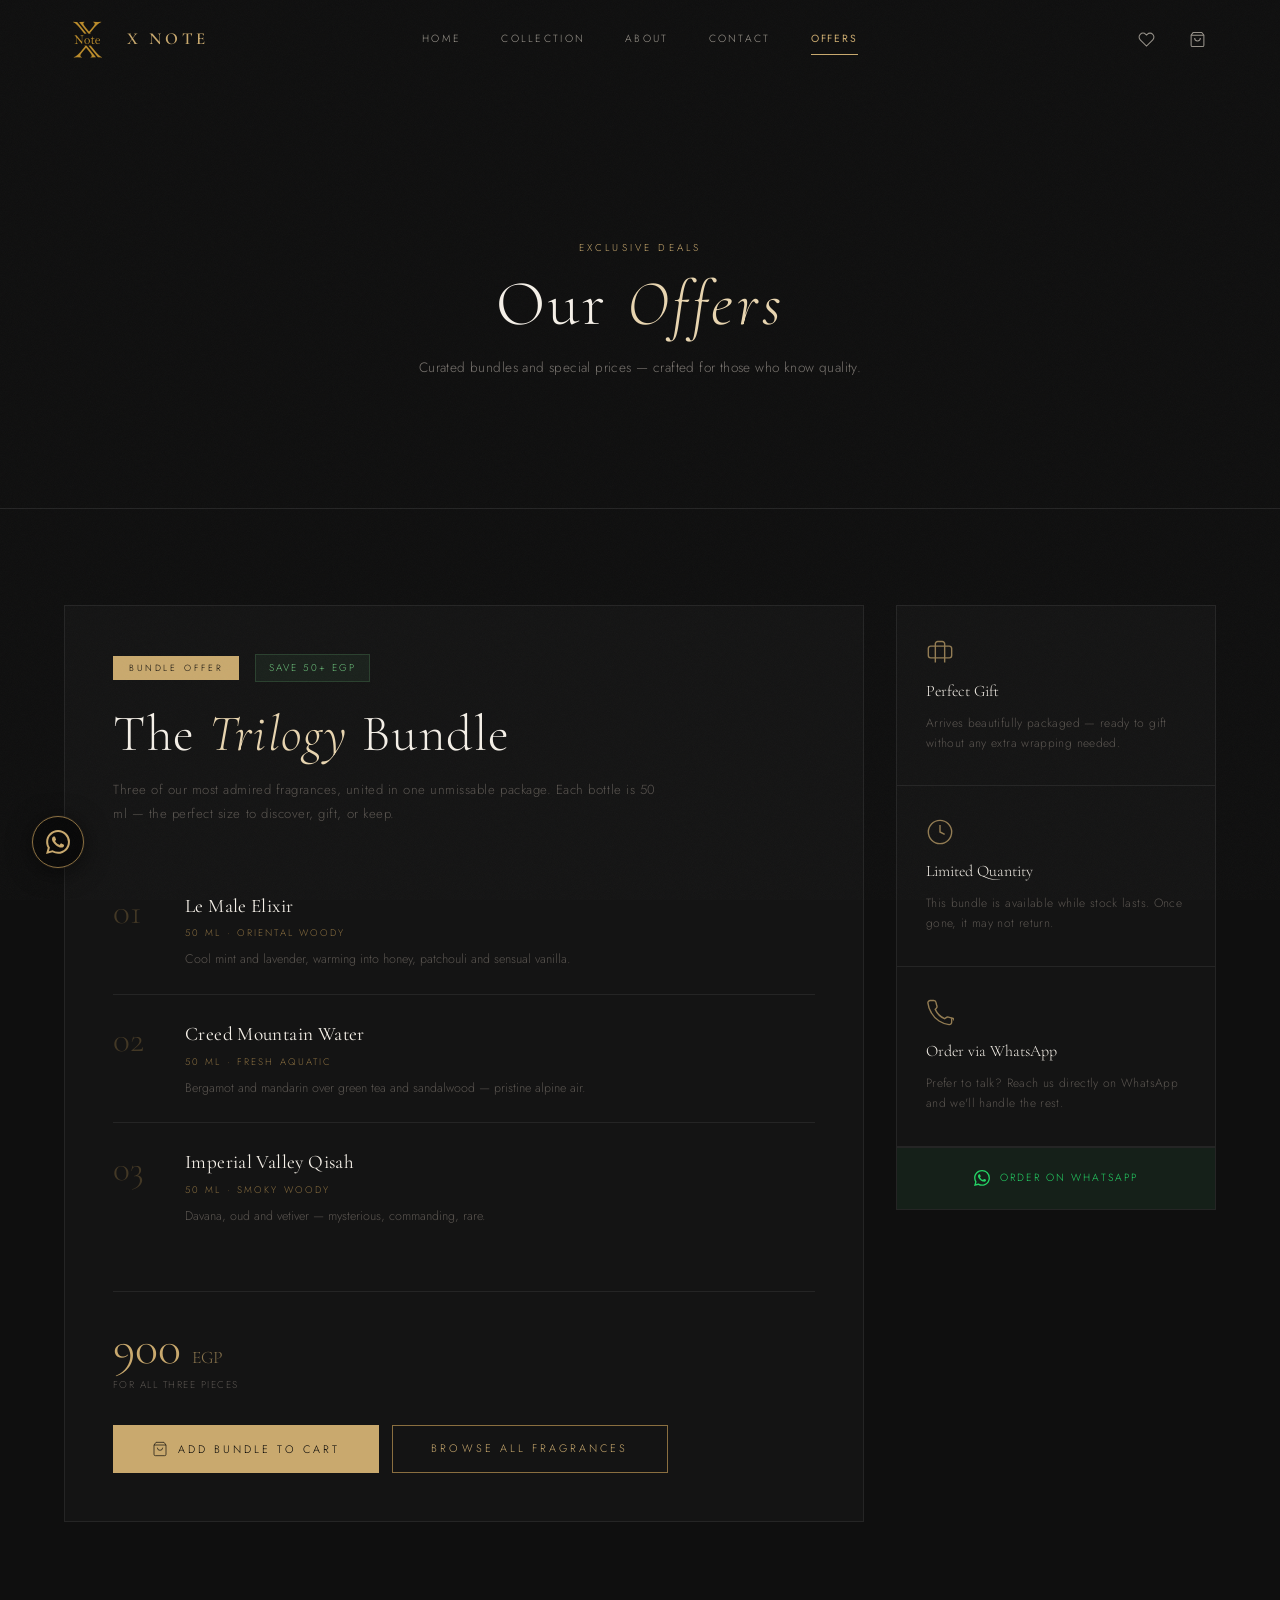
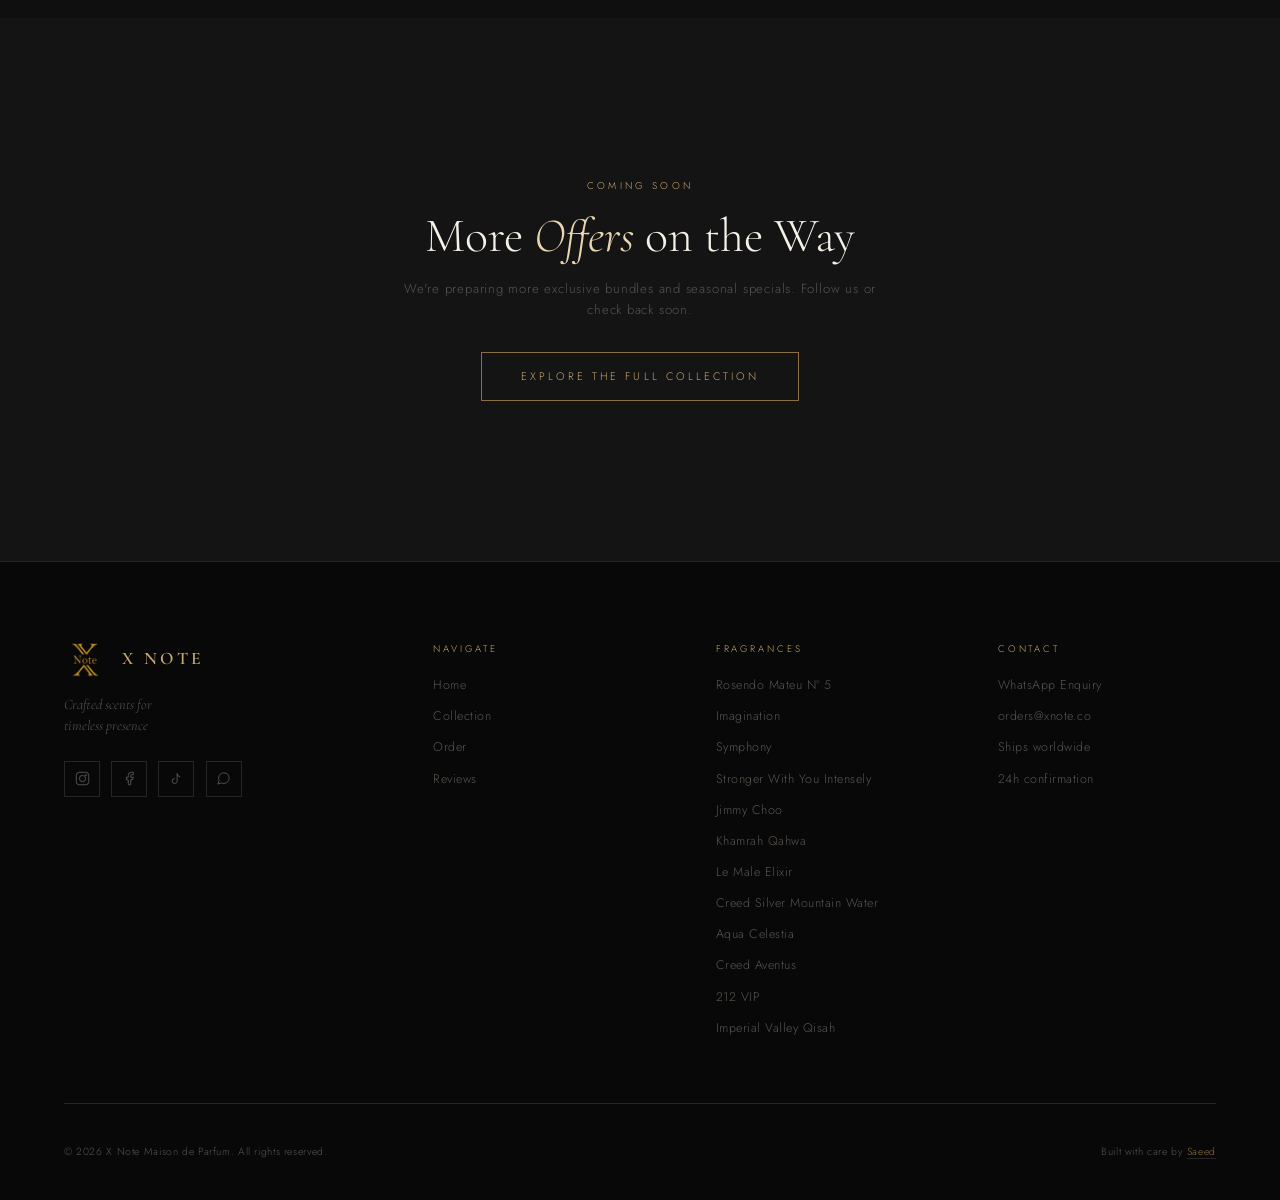
<file: offers.html>
<!DOCTYPE html>
<html lang="en">
    <head>
        <meta charset="UTF-8"/>
        <meta name="viewport" content="width=device-width, initial-scale=1.0"/>
        <meta name="description" content="X Note — Exclusive Perfume Offers &amp; Bundles."/>
        <title>Offers - X Note</title>
        <link rel="preconnect" href="https://fonts.googleapis.com"/>
        <link rel="preconnect" href="https://fonts.gstatic.com" crossorigin/>
        <link href="https://fonts.googleapis.com/css2?family=Cormorant+Garamond:ital,wght@0,300;0,400;0,600;1,300;1,400&family=Jost:wght@200;300;400&display=swap" rel="stylesheet"/>
        <link rel="stylesheet" href="css/base.css"/>
        <link rel="stylesheet" href="css/nav.css"/>
        <link rel="stylesheet" href="css/products.css"/>
        <link rel="stylesheet" href="css/sections.css"/>
        <style>
          @media (max-width: 900px) {
            .reveal { opacity: 1 !important; transform: none !important; transition: none !important; }
          }
        </style>
    </head>
<body>
        <div id="page-loader">
            <img class="loader-logo" src="[data-uri]" alt="X Note"/>
            <div class="loader-bar"></div>
        </div>
        <nav class="nav" id="main-nav">
            <div class="nav__inner">
                <a href="index.html" class="nav__logo">
                    <img class="nav__logo-img" src="[data-uri]" alt="X Note"/>
                    <span class="nav__logo-text">X Note</span>
                </a>
                <div class="nav__links">
                    <a href="index.html"      class="nav__link" data-page="index.html">Home</a>
                    <a href="collection.html" class="nav__link" data-page="collection.html">Collection</a>
                    <a href="about.html"      class="nav__link" data-page="about.html">About</a>
                    <a href="contact.html"    class="nav__link" data-page="contact.html">Contact</a>
                    <a href="offers.html"      class="nav__link nav__link--offers" data-page="offers.html">Offers</a>
                </div>
                <div class="nav__actions">
                    <a href="favourites.html" class="nav__action-btn" aria-label="Favourites" id="nav-fav-btn">
                        <svg viewBox="0 0 24 24" fill="none" stroke="currentColor" stroke-width="1.5"><path d="M20.84 4.61a5.5 5.5 0 0 0-7.78 0L12 5.67l-1.06-1.06a5.5 5.5 0 0 0-7.78 7.78l1.06 1.06L12 21.23l7.78-7.78 1.06-1.06a5.5 5.5 0 0 0 0-7.78z"/></svg>
                        <span class="nav__heart-count" id="nav-fav-count" style="display:none">0</span>
                    </a>
                    <button class="nav__action-btn" data-open-cart aria-label="Open cart">
                        <svg viewBox="0 0 24 24" fill="none" stroke="currentColor"><path d="M6 2 3 6v14a2 2 0 0 0 2 2h14a2 2 0 0 0 2-2V6l-3-4z"/><line x1="3" y1="6" x2="21" y2="6"/><path d="M16 10a4 4 0 0 1-8 0"/></svg>
                        <span class="nav__count" data-cart-count style="display:none">0</span>
                    </button>
                    <button class="nav__hamburger" aria-label="Menu"><span></span><span></span><span></span></button>
                </div>
            </div>
        </nav>
        <div class="nav__mobile" id="mobile-menu">
            <a href="index.html"      class="nav__mobile-link" data-page="index.html">Home</a>
            <a href="collection.html" class="nav__mobile-link" data-page="collection.html">Collection</a>
            <a href="about.html"      class="nav__mobile-link" data-page="about.html">About</a>
            <a href="contact.html"    class="nav__mobile-link" data-page="contact.html">Contact</a>
            <a href="offers.html"      class="nav__mobile-link" data-page="offers.html">Offers</a>
            <div class="nav__mobile-actions">
                <a href="favourites.html" class="nav__action-btn" aria-label="Favourites">
                    <svg viewBox="0 0 24 24" fill="none" stroke="currentColor" stroke-width="1.5"><path d="M20.84 4.61a5.5 5.5 0 0 0-7.78 0L12 5.67l-1.06-1.06a5.5 5.5 0 0 0-7.78 7.78l1.06 1.06L12 21.23l7.78-7.78 1.06-1.06a5.5 5.5 0 0 0 0-7.78z"/></svg>
                </a>
                <button class="nav__action-btn" data-open-cart>
                    <svg viewBox="0 0 24 24" fill="none" stroke="currentColor"><path d="M6 2 3 6v14a2 2 0 0 0 2 2h14a2 2 0 0 0 2-2V6l-3-4z"/><line x1="3" y1="6" x2="21" y2="6"/><path d="M16 10a4 4 0 0 1-8 0"/></svg>
                    <span class="nav__count" data-cart-count style="display:none">0</span>
                </button>
            </div>
        </div>
        <div class="cart-backdrop"></div>
        <aside class="cart-panel">
            <div class="cart-panel__head">
                <div>
                    <div class="cart-panel__title">Your Cart</div>
                    <div class="cart-panel__count">0 items</div>
                </div>
                <button class="cart-panel__close">&#215;</button>
            </div>
            <div class="cart-panel__items"></div>
            <div class="cart-panel__foot">
                <div class="cart-panel__total-row">
                    <span class="cart-panel__total-label">Total</span>
                    <span class="cart-panel__total-price">$0</span>
                </div>
                <a href="cart.html" class="btn btn--primary cart-panel__cta">Proceed to Order</a>
                <p class="cart-panel__note">Handled personally · Ships with care</p>
            </div>
        </aside>

        
        <div class="page-hero">
            <div class="container page-hero__inner">
                <p class="t-label page-hero__label reveal">Exclusive Deals</p>
                <h1 class="page-hero__title reveal">Our <em>Offers</em></h1>
                <p class="t-body reveal">Curated bundles and special prices — crafted for those who know quality.</p>
            </div>
        </div>

        <!-- ── Offer: The Trilogy Bundle ── -->
        <section class="section section--ink">
            <div class="container">
                <div class="offers-page__grid">

                    <!-- Main offer card -->
                    <div class="offer-card offer-card--featured reveal">
                        <div class="offer-card__label-wrap">
                            <span class="offer-card__badge">Bundle Offer</span>
                            <span class="offer-card__savings">Save 50+ EGP</span>
                        </div>
                        <h2 class="offer-card__title">The <em>Trilogy</em> Bundle</h2>
                        <p class="offer-card__desc">Three of our most admired fragrances, united in one unmissable package. Each bottle is 50 ml — the perfect size to discover, gift, or keep.</p>

                        <div class="offer-card__items">
                            <div class="offer-card__item">
                                <div class="offer-card__item-number">01</div>
                                <div class="offer-card__item-info">
                                    <span class="offer-card__item-name">Le Male Elixir</span>
                                    <span class="offer-card__item-meta">50 ml · Oriental Woody</span>
                                    <span class="offer-card__item-desc">Cool mint and lavender, warming into honey, patchouli and sensual vanilla.</span>
                                </div>
                            </div>
                            <div class="offer-card__divider"></div>
                            <div class="offer-card__item">
                                <div class="offer-card__item-number">02</div>
                                <div class="offer-card__item-info">
                                    <span class="offer-card__item-name">Creed Mountain Water</span>
                                    <span class="offer-card__item-meta">50 ml · Fresh Aquatic</span>
                                    <span class="offer-card__item-desc">Bergamot and mandarin over green tea and sandalwood — pristine alpine air.</span>
                                </div>
                            </div>
                            <div class="offer-card__divider"></div>
                            <div class="offer-card__item">
                                <div class="offer-card__item-number">03</div>
                                <div class="offer-card__item-info">
                                    <span class="offer-card__item-name">Imperial Valley Qisah</span>
                                    <span class="offer-card__item-meta">50 ml · Smoky Woody</span>
                                    <span class="offer-card__item-desc">Davana, oud and vetiver — mysterious, commanding, rare.</span>
                                </div>
                            </div>
                        </div>

                        <div class="offer-card__footer">
                            <div class="offer-card__price-block">
                                <span class="offer-card__price">900 <span class="offer-card__currency">EGP</span></span>
                                <span class="offer-card__price-note">for all three pieces</span>
                            </div>
                            <div class="offer-card__actions">
                                <button class="btn btn--primary offer-card__btn" id="offers-page-add-cart" onclick="XNOTE_offerAddToCart()">
                                    <svg viewBox="0 0 24 24" fill="none" stroke="currentColor" width="16" height="16"><path d="M6 2 3 6v14a2 2 0 0 0 2 2h14a2 2 0 0 0 2-2V6l-3-4z"/><line x1="3" y1="6" x2="21" y2="6"/><path d="M16 10a4 4 0 0 1-8 0"/></svg>
                                    Add Bundle to Cart
                                </button>
                                <a href="collection.html" class="btn btn--outline">Browse All Fragrances</a>
                            </div>
                        </div>
                    </div>

                    <!-- Side info panel -->
                    <div class="offer-card__side reveal">
                        <div class="offer-side__block">
                            <div class="offer-side__icon">
                                <svg viewBox="0 0 24 24" fill="none" stroke="currentColor" stroke-width="1.2" width="28" height="28"><path d="M20 7H4a2 2 0 0 0-2 2v6a2 2 0 0 0 2 2h16a2 2 0 0 0 2-2V9a2 2 0 0 0-2-2z"/><path d="M16 21V5a2 2 0 0 0-2-2h-4a2 2 0 0 0-2 2v16"/></svg>
                            </div>
                            <p class="offer-side__title">Perfect Gift</p>
                            <p class="offer-side__desc">Arrives beautifully packaged — ready to gift without any extra wrapping needed.</p>
                        </div>
                        <div class="offer-side__block">
                            <div class="offer-side__icon">
                                <svg viewBox="0 0 24 24" fill="none" stroke="currentColor" stroke-width="1.2" width="28" height="28"><circle cx="12" cy="12" r="10"/><polyline points="12 6 12 12 16 14"/></svg>
                            </div>
                            <p class="offer-side__title">Limited Quantity</p>
                            <p class="offer-side__desc">This bundle is available while stock lasts. Once gone, it may not return.</p>
                        </div>
                        <div class="offer-side__block">
                            <div class="offer-side__icon">
                                <svg viewBox="0 0 24 24" fill="none" stroke="currentColor" stroke-width="1.2" width="28" height="28"><path d="M22 16.92v3a2 2 0 0 1-2.18 2 19.79 19.79 0 0 1-8.63-3.07A19.5 19.5 0 0 1 4.69 12a19.79 19.79 0 0 1-3.07-8.67A2 2 0 0 1 3.6 1.27h3a2 2 0 0 1 2 1.72c.127.96.361 1.903.7 2.81a2 2 0 0 1-.45 2.11L7.91 8.91a16 16 0 0 0 8 8l1.27-.91a2 2 0 0 1 2.11-.45c.907.339 1.85.573 2.81.7A2 2 0 0 1 24 18.5v-.08"/></svg>
                            </div>
                            <p class="offer-side__title">Order via WhatsApp</p>
                            <p class="offer-side__desc">Prefer to talk? Reach us directly on WhatsApp and we'll handle the rest.</p>
                        </div>
                        <a href="https://wa.me/201000000000" class="btn btn--outline offer-side__wa" target="_blank" rel="noopener" id="offer-wa-link">
                            <svg viewBox="0 0 24 24" fill="currentColor" width="16" height="16"><path d="M17.472 14.382c-.297-.149-1.758-.867-2.03-.967-.273-.099-.471-.148-.67.15-.197.297-.767.966-.94 1.164-.173.199-.347.223-.644.075-.297-.15-1.255-.463-2.39-1.475-.883-.788-1.48-1.761-1.653-2.059-.173-.297-.018-.458.13-.606.134-.133.298-.347.446-.52.149-.174.198-.298.298-.497.099-.198.05-.371-.025-.52-.075-.149-.669-1.612-.916-2.207-.242-.579-.487-.5-.669-.51-.173-.008-.371-.01-.57-.01-.198 0-.52.074-.792.372-.272.297-1.04 1.016-1.04 2.479 0 1.462 1.065 2.875 1.213 3.074.149.198 2.096 3.2 5.077 4.487.709.306 1.262.489 1.694.625.712.227 1.36.195 1.871.118.571-.085 1.758-.719 2.006-1.413.248-.694.248-1.289.173-1.413-.074-.124-.272-.198-.57-.347m-5.421 7.403h-.004a9.87 9.87 0 01-5.031-1.378l-.361-.214-3.741.982.998-3.648-.235-.374a9.86 9.86 0 01-1.51-5.26c.001-5.45 4.436-9.884 9.888-9.884 2.64 0 5.122 1.03 6.988 2.898a9.825 9.825 0 012.893 6.994c-.003 5.45-4.437 9.884-9.885 9.884m8.413-18.297A11.815 11.815 0 0012.05 0C5.495 0 .16 5.335.157 11.892c0 2.096.547 4.142 1.588 5.945L.057 24l6.305-1.654a11.882 11.882 0 005.683 1.448h.005c6.554 0 11.89-5.335 11.893-11.893a11.821 11.821 0 00-3.48-8.413z"/></svg>
                            Order on WhatsApp
                        </a>
                    </div>

                </div>
            </div>
        </section>

        <!-- More Offers Placeholder -->
        <section class="section section--surface offers-more">
            <div class="container" style="text-align:center;padding-block:4rem;">
                <p class="t-label" style="margin-bottom:1rem;">Coming Soon</p>
                <h2 class="section-header__title" style="font-family:var(--serif);font-size:clamp(1.8rem,4vw,3rem);font-weight:300;color:var(--ivory);margin-bottom:1rem;">More <em>Offers</em> on the Way</h2>
                <p style="color:var(--muted);font-size:0.82rem;letter-spacing:0.06em;max-width:480px;margin:0 auto 2rem;">We're preparing more exclusive bundles and seasonal specials. Follow us or check back soon.</p>
                <a href="collection.html" class="btn btn--outline">Explore the Full Collection</a>
            </div>
        </section>

<footer class="footer">
            <div class="footer__grid">
                <div>
                    <div class="footer__brand-logo">
                        <img src="[data-uri]" alt="X Note" class="footer__logo-img"/>
                        <span class="footer__brand-logo-text">X Note</span>
                    </div>
                    <p class="footer__tagline">Crafted scents for<br>timeless presence</p>
                    <div class="footer__social">
                        <a href="#" class="footer__social-link" aria-label="Instagram">
                            <svg viewBox="0 0 24 24" fill="none" stroke="currentColor"><rect x="2" y="2" width="20" height="20" rx="5"/><circle cx="12" cy="12" r="5"/><circle cx="17.5" cy="6.5" r="1.5" fill="currentColor" stroke="none"/></svg>
                        </a>
                        <a href="#" class="footer__social-link" aria-label="Facebook">
                            <svg viewBox="0 0 24 24" fill="none" stroke="currentColor"><path d="M18 2h-3a5 5 0 0 0-5 5v3H7v4h3v8h4v-8h3l1-4h-4V7a1 1 0 0 1 1-1h3z"/></svg>
                        </a>
                        <a href="#" class="footer__social-link" aria-label="TikTok">
                            <svg viewBox="0 0 24 24" fill="none" stroke="currentColor"><path d="M9 12a4 4 0 1 0 4 4V4a5 5 0 0 0 5 5"/></svg>
                        </a>
                        <a href="https://wa.me/XNOTE_WA" class="footer__social-link" aria-label="WhatsApp" target="_blank" rel="noopener">
                            <svg viewBox="0 0 24 24" fill="none" stroke="currentColor"><path d="M21 11.5a8.38 8.38 0 0 1-.9 3.8 8.5 8.5 0 0 1-7.6 4.7 8.38 8.38 0 0 1-3.8-.9L3 21l1.9-5.7a8.38 8.38 0 0 1-.9-3.8 8.5 8.5 0 0 1 4.7-7.6 8.38 8.38 0 0 1 3.8-.9h.5a8.48 8.48 0 0 1 8 8v.5z"/></svg>
                        </a>
                    </div>
                </div>
                <div>
                    <p class="footer__col-title">Navigate</p>
                    <div class="footer__links">
                        <a href="index.html"      class="footer__link">Home</a>
                        <a href="collection.html" class="footer__link">Collection</a>
                        <a href="cart.html"       class="footer__link">Order</a>
                        <a href="index.html#reviews" class="footer__link">Reviews</a>
                    </div>
                </div>
                <div>
                    <p class="footer__col-title">Fragrances</p>
                    <div class="footer__links" id="footer-products"></div>
                </div>
                <div>
                    <p class="footer__col-title">Contact</p>
                    <div class="footer__links">
                        <a href="https://wa.me/XNOTE_WA" class="footer__link" target="_blank" rel="noopener">WhatsApp Enquiry</a>
                        <span class="footer__link">orders@xnote.co</span>
                        <span class="footer__link">Ships worldwide</span>
                        <span class="footer__link">24h confirmation</span>
                    </div>
                </div>
            </div>
            <div class="footer__bottom">
                <p class="footer__copy">&copy; <span id="footer-year"></span> X Note Maison de Parfum. All rights reserved.</p>
                <p class="footer__built">Built with care by <a href="https://github.com/saeeedhany" target="_blank" rel="noopener">Saeed</a></p>
            </div>
        </footer>
        <!-- Floating WhatsApp Button -->
        <a href="https://wa.me/201000000000" class="wa-float" target="_blank" rel="noopener" aria-label="Chat on WhatsApp" id="wa-float-btn">
            <svg viewBox="0 0 24 24" fill="currentColor" xmlns="http://www.w3.org/2000/svg">
                <path d="M17.472 14.382c-.297-.149-1.758-.867-2.03-.967-.273-.099-.471-.148-.67.15-.197.297-.767.966-.94 1.164-.173.199-.347.223-.644.075-.297-.15-1.255-.463-2.39-1.475-.883-.788-1.48-1.761-1.653-2.059-.173-.297-.018-.458.13-.606.134-.133.298-.347.446-.52.149-.174.198-.298.298-.497.099-.198.05-.371-.025-.52-.075-.149-.669-1.612-.916-2.207-.242-.579-.487-.5-.669-.51-.173-.008-.371-.01-.57-.01-.198 0-.52.074-.792.372-.272.297-1.04 1.016-1.04 2.479 0 1.462 1.065 2.875 1.213 3.074.149.198 2.096 3.2 5.077 4.487.709.306 1.262.489 1.694.625.712.227 1.36.195 1.871.118.571-.085 1.758-.719 2.006-1.413.248-.694.248-1.289.173-1.413-.074-.124-.272-.198-.57-.347m-5.421 7.403h-.004a9.87 9.87 0 01-5.031-1.378l-.361-.214-3.741.982.998-3.648-.235-.374a9.86 9.86 0 01-1.51-5.26c.001-5.45 4.436-9.884 9.888-9.884 2.64 0 5.122 1.03 6.988 2.898a9.825 9.825 0 012.893 6.994c-.003 5.45-4.437 9.884-9.885 9.884m8.413-18.297A11.815 11.815 0 0012.05 0C5.495 0 .16 5.335.157 11.892c0 2.096.547 4.142 1.588 5.945L.057 24l6.305-1.654a11.882 11.882 0 005.683 1.448h.005c6.554 0 11.89-5.335 11.893-11.893a11.821 11.821 0 00-3.48-8.413z"/>
            </svg>
            <span class="wa-float__tooltip">Chat with us</span>
        </a>
        <script src="js/data.js"></script>
        <script src="js/cart.js"></script>
        <script src="js/ui.js"></script>
        <script>
        document.getElementById("footer-year").textContent = new Date().getFullYear();
        document.addEventListener('DOMContentLoaded', function() {
          // Footer products
          var fp = document.getElementById('footer-products');
          if (fp && XNOTE && XNOTE.products) {
            fp.innerHTML = XNOTE.products.map(function(p) {
              return '<a href="collection.html" class="footer__link">' + p.name + '</a>';
            }).join('');
          }
          // WA link
          var waLink = document.getElementById('offer-wa-link');
          var waFloat = document.getElementById('wa-float-btn');
          if (XNOTE.whatsappNumber) {
            var waHref = 'https://wa.me/' + XNOTE.whatsappNumber + '?text=' + encodeURIComponent('Hi! I want to order the Trilogy Bundle (Le Male Elixir + Creed Mountain Water + Imperial Valley Qisah) — 900 EGP.');
            if (waLink) waLink.href = waHref;
            if (waFloat) waFloat.href = 'https://wa.me/' + XNOTE.whatsappNumber;
          }
        });
        function XNOTE_offerAddToCart() {
          /* Add the Trilogy Bundle as ONE item with a combined price of 900 EGP.
             When you have a bundle image, set bundleImage to its path (e.g. 'images/trilogy-bundle.jpg'). */
          var bundle = {
            id:          'trilogy-bundle',
            name:        'The Trilogy Bundle',
            price:       900,
            bundleImage: 'assets/images/offers/offer.webp'
          };
          if (XNOTE.cart && XNOTE.cart.addBundleToCart) {
            XNOTE.cart.addBundleToCart(bundle);
          }
          var btn = document.getElementById('offers-page-add-cart');
          if (btn) {
            btn.innerHTML = '<svg viewBox="0 0 24 24" fill="none" stroke="currentColor" width="16" height="16"><path d="M20 6L9 17l-5-5"/></svg> Bundle Added!';
            btn.style.background = 'var(--gold)';
            btn.style.color = 'var(--obsidian)';
            setTimeout(function(){
              btn.innerHTML = '<svg viewBox="0 0 24 24" fill="none" stroke="currentColor" width="16" height="16"><path d="M6 2 3 6v14a2 2 0 0 0 2 2h14a2 2 0 0 0 2-2V6l-3-4z"/><line x1="3" y1="6" x2="21" y2="6"/><path d="M16 10a4 4 0 0 1-8 0"/></svg> Add Bundle to Cart';
              btn.style.background = '';
              btn.style.color = '';
            }, 2200);
          }
          if (XNOTE.cart && XNOTE.cart.openPanel) XNOTE.cart.openPanel();
        }
        </script>
    </body>
</html>
</file>
<file: css/base.css>
:root {
  /* Colors */
  --obsidian:     #080808;
  --ink:          #0f0f0f;
  --surface:      #141414;
  --surface-2:    #1a1a1a;
  --border:       #252525;
  --border-light: #2e2e2e;
  --gold:         #c9a96e;
  --gold-light:   #e8d5b0;
  --gold-dim:     #8a6f40;
  --gold-glow:    rgba(201, 169, 110, 0.15);
  --ivory:        #f5f0e8;
  --ivory-dim:    #cfc8bc;
  --muted:        #5a5550;
  --muted-2:      #7a7570;
  --error:        #c0392b;
  --success:      #6b8c5a;

  /* Typography */
  --serif:   'Cormorant Garamond', Georgia, 'Times New Roman', serif;
  --sans:    'Jost', system-ui, sans-serif;

  /* Spacing */
  --sp-xs:  0.4rem;
  --sp-sm:  0.8rem;
  --sp-md:  1.6rem;
  --sp-lg:  3.2rem;
  --sp-xl:  6rem;
  --sp-2xl: 10rem;

  /* Layout */
  --max-w: 1280px;
  --nav-h: 80px;

  /* Transitions */
  --ease:        cubic-bezier(0.25, 0.1, 0.1, 1.0);
  --ease-spring: cubic-bezier(0.34, 1.56, 0.64, 1);
  --t-fast:  0.2s;
  --t-med:   0.4s;
  --t-slow:  0.7s;
  --t-xl:    1.0s;

  /* Shadows */
  --shadow-gold: 0 0 40px rgba(201, 169, 110, 0.12);
  --shadow-card: 0 20px 60px rgba(0, 0, 0, 0.5);
}

/* Reset */
*,
*::before,
*::after {
  box-sizing: border-box;
  margin: 0;
  padding: 0;
}

html {
  scroll-behavior: smooth;
  font-size: 16px;
  -webkit-text-size-adjust: 100%;
}

body {
  background: var(--obsidian);
  color: var(--ivory);
  font-family: var(--sans);
  font-weight: 300;
  line-height: 1.6;
  -webkit-font-smoothing: antialiased;
  -moz-osx-font-smoothing: grayscale;
  overflow-x: hidden;
}

img, svg, video {
  display: block;
  max-width: 100%;
}

a {
  color: inherit;
  text-decoration: none;
}

button, input, select, textarea {
  font-family: inherit;
  font-size: inherit;
}

button {
  cursor: pointer;
  border: none;
  background: none;
}

ul, ol {
  list-style: none;
}

/* Film Grain Overlay */
body::before {
  content: '';
  position: fixed;
  inset: 0;
  pointer-events: none;
  z-index: 9999;
  opacity: 0.03;
  background-image: url("data:image/svg+xml,%3Csvg viewBox='0 0 256 256' xmlns='http://www.w3.org/2000/svg'%3E%3Cfilter id='n'%3E%3CfeTurbulence type='fractalNoise' baseFrequency='0.92' numOctaves='4' stitchTiles='stitch'/%3E%3C/filter%3E%3Crect width='100%25' height='100%25' filter='url(%23n)'/%3E%3C/svg%3E");
  background-size: 180px 180px;
}

/* Scrollbar */
::-webkit-scrollbar       { width: 2px; }
::-webkit-scrollbar-track { background: var(--obsidian); }
::-webkit-scrollbar-thumb { background: var(--gold-dim); border-radius: 2px; }

/* Typography Scale */
.t-display {
  font-family: var(--serif);
  font-size: clamp(3.5rem, 8vw, 7rem);
  font-weight: 300;
  line-height: 0.95;
  letter-spacing: 0.04em;
}

.t-heading {
  font-family: var(--serif);
  font-size: clamp(2rem, 4vw, 3.2rem);
  font-weight: 300;
  line-height: 1.1;
  letter-spacing: 0.03em;
}

.t-subheading {
  font-family: var(--serif);
  font-size: clamp(1.3rem, 2.5vw, 1.8rem);
  font-weight: 300;
  line-height: 1.2;
}

.t-label {
  font-family: var(--sans);
  font-size: 0.62rem;
  font-weight: 300;
  letter-spacing: 0.32em;
  text-transform: uppercase;
  color: var(--gold);
}

.t-body {
  font-size: 0.85rem;
  font-weight: 300;
  line-height: 1.85;
  color: var(--muted-2);
  letter-spacing: 0.03em;
}

.t-small {
  font-size: 0.7rem;
  font-weight: 300;
  letter-spacing: 0.1em;
  color: var(--muted);
}

em { font-style: italic; color: var(--gold-light); }

/* Layout Utilities */
.container {
  width: 100%;
  max-width: var(--max-w);
  margin-inline: auto;
  padding-inline: clamp(1.5rem, 5vw, 5rem);
}

.section {
  padding-block: var(--sp-xl);
}

.section--dark { background: var(--obsidian); }
.section--ink  { background: var(--ink); }
.section--surface { background: var(--surface); }

/* Divider Ornament */
.ornament {
  display: flex;
  align-items: center;
  gap: 1rem;
  justify-content: center;
}

.ornament::before,
.ornament::after {
  content: '';
  flex: 1;
  height: 1px;
  background: linear-gradient(to var(--dir, right), transparent, var(--gold-dim));
  max-width: 120px;
}

.ornament::after {
  --dir: left;
}

.ornament__gem {
  width: 5px;
  height: 5px;
  background: var(--gold);
  transform: rotate(45deg);
  flex-shrink: 0;
}

/* Scroll Reveal */
/* Reveal: hidden by default on DESKTOP only */
@media (min-width: 901px) {
  .reveal {
    opacity: 0;
    transform: translateY(28px);
    transition:
      opacity var(--t-slow) var(--ease),
      transform var(--t-slow) var(--ease);
  }
  .reveal.is-visible {
    opacity: 1;
    transform: translateY(0);
  }
}

/* Mobile: always visible, no animation */
@media (max-width: 900px) {
  .reveal,
  .reveal.is-visible {
    opacity: 1 !important;
    transform: none !important;
    transition: none !important;
  }
}

/* Buttons */
.btn {
  display: inline-flex;
  align-items: center;
  justify-content: center;
  gap: 0.5rem;
  font-family: var(--sans);
  font-size: 0.68rem;
  font-weight: 300;
  letter-spacing: 0.28em;
  text-transform: uppercase;
  padding: 0.9rem 2.4rem;
  border: 1px solid transparent;
  transition:
    background var(--t-med) var(--ease),
    color var(--t-med) var(--ease),
    border-color var(--t-med) var(--ease),
    transform var(--t-fast) var(--ease);
  cursor: pointer;
  white-space: nowrap;
}

.btn:active { transform: scale(0.98); }

.btn--primary {
  background: var(--gold);
  color: var(--obsidian);
  border-color: var(--gold);
}

.btn--primary:hover {
  background: transparent;
  color: var(--gold);
}

.btn--outline {
  background: transparent;
  color: var(--gold);
  border-color: var(--gold-dim);
}

.btn--outline:hover {
  background: var(--gold);
  color: var(--obsidian);
  border-color: var(--gold);
}

.btn--ghost {
  background: transparent;
  color: var(--muted-2);
  border-color: var(--border-light);
}

.btn--ghost:hover {
  color: var(--ivory);
  border-color: var(--muted);
}

.btn--icon {
  padding: 0.7rem;
  border-radius: 0;
  width: 42px;
  height: 42px;
}

/* Badge */
.badge {
  display: inline-block;
  font-family: var(--sans);
  font-size: 0.58rem;
  font-weight: 300;
  letter-spacing: 0.22em;
  text-transform: uppercase;
  padding: 0.28rem 0.7rem;
  background: var(--gold);
  color: var(--obsidian);
}

/* Note Pills */
.note-pill {
  font-size: 0.65rem;
  letter-spacing: 0.1em;
  color: var(--ivory-dim);
  background: rgba(201, 169, 110, 0.08);
  border: 1px solid rgba(201, 169, 110, 0.2);
  padding: 0.25rem 0.75rem;
  display: inline-block;
}

/* Toast Notification */
.toast {
  position: fixed;
  bottom: 2rem;
  left: 50%;
  transform: translateX(-50%) translateY(20px);
  background: var(--surface-2);
  border: 1px solid var(--gold-dim);
  color: var(--gold-light);
  font-size: 0.72rem;
  letter-spacing: 0.15em;
  padding: 0.8rem 2rem;
  z-index: 9000;
  opacity: 0;
  transition: opacity var(--t-med) var(--ease), transform var(--t-med) var(--ease);
  pointer-events: none;
  white-space: nowrap;
}

.toast.show {
  opacity: 1;
  transform: translateX(-50%) translateY(0);
}

/* Page Loader */
#page-loader {
  position: fixed;
  inset: 0;
  background: var(--obsidian);
  z-index: 10000;
  display: flex;
  align-items: center;
  justify-content: center;
  flex-direction: column;
  gap: 1.5rem;
  transition: opacity 0.8s var(--ease), visibility 0.8s;
}

#page-loader.hidden {
  opacity: 0;
  visibility: hidden;
}

.loader-logo {
  width: 80px;
  opacity: 0.8;
}

.loader-bar {
  width: 120px;
  height: 1px;
  background: var(--border);
  overflow: hidden;
}

.loader-bar::after {
  content: '';
  display: block;
  height: 100%;
  background: var(--gold);
  animation: loaderSlide 1.2s var(--ease) forwards;
}

@keyframes loaderSlide {
  from { width: 0; }
  to   { width: 100%; }
}

/* Page Transition */
.page-enter {
  animation: pageEnter 0.6s var(--ease) both;
}

@keyframes pageEnter {
  from { opacity: 0; transform: translateY(16px); }
  to   { opacity: 1; transform: translateY(0); }
}

/* Animations */
@keyframes fadeUp {
  from { opacity: 0; transform: translateY(24px); }
  to   { opacity: 1; transform: translateY(0); }
}

@keyframes fadeIn {
  from { opacity: 0; }
  to   { opacity: 1; }
}

@keyframes shimmer {
  0%   { background-position: -200% center; }
  100% { background-position: 200% center; }
}

@keyframes pulse {
  0%, 100% { opacity: 1; }
  50%       { opacity: 0.4; }
}

/* Media Utilities */
@media (max-width: 768px) {
  :root { --nav-h: 64px; }
  .section { padding-block: var(--sp-lg); }
  .hide-mobile { display: none !important; }
}

@media (min-width: 769px) {
  .hide-desktop { display: none !important; }
}

.product-card__placeholder-wrap {
  position: relative;
  width: 100%;
  height: 100%;
}

.product-real-img {
  position: absolute;
  inset: 0;
  width: 100%;
  height: 100%;
  object-fit: cover;
  display: block;
  opacity: 0;
  transition: opacity 0.5s var(--ease);
}

.product-real-img.loaded { opacity: 1; }

.product-placeholder-box {
  position: absolute;
  inset: 0;
  display: none;
  flex-direction: column;
  align-items: center;
  justify-content: center;
  gap: 0.7rem;
  background: linear-gradient(160deg, #181410 0%, #080808 100%);
}

.product-placeholder-box.visible { display: flex; }

.product-placeholder-box::before {
  content: '';
  display: block;
  width: 36px;
  height: 54px;
  border: 1px solid rgba(201,169,110,.25);
}

.product-placeholder-box::after {
  content: 'Photo Here';
  font-family: var(--sans);
  font-size: 0.55rem;
  letter-spacing: 0.22em;
  text-transform: uppercase;
  color: rgba(201,169,110,.4);
}

/* Modal image container */
.modal__img {
  aspect-ratio: 4/3;
  overflow: hidden;
  border-bottom: 1px solid var(--border);
  position: relative;
  background: #0f0f0f;
}

.modal__img .product-placeholder-box,
.modal__img .product-real-img {
  position: absolute;
  inset: 0;
  width: 100%;
  height: 100%;
}

/* Cart item image */
.cart-item__img {
  position: relative;
  overflow: hidden;
}

.cart-item__img .product-placeholder-box,
.cart-item__img .product-real-img {
  position: absolute;
  inset: 0;
  width: 100%;
  height: 100%;
}

/* Smaller button variant */
.btn--sm { padding: 0.55rem 1rem; font-size: 0.6rem; }
</file>
<file: css/nav.css>
.nav {
  position: fixed;
  top: 0;
  left: 0;
  right: 0;
  z-index: 800;
  height: var(--nav-h);
  display: flex;
  align-items: center;
  padding-inline: clamp(1.5rem, 5vw, 5rem);
  transition:
    background var(--t-med) var(--ease),
    border-color var(--t-med) var(--ease),
    height var(--t-med) var(--ease),
    box-shadow var(--t-med) var(--ease);
  border-bottom: 1px solid transparent;
}

.nav.scrolled {
  background: rgba(8, 8, 8, 0.96);
  border-bottom-color: var(--border);
  box-shadow: 0 4px 40px rgba(0, 0, 0, 0.4);
  backdrop-filter: blur(12px);
  -webkit-backdrop-filter: blur(12px);
}

/* Nav Inner Layout */
.nav__inner {
  width: 100%;
  display: grid;
  grid-template-columns: 1fr auto 1fr;
  align-items: center;
}

/* Logo */
.nav__logo {
  display: flex;
  align-items: center;
  gap: 0.8rem;
  transition: opacity var(--t-med) var(--ease);
}

.nav__logo:hover { opacity: 0.8; }

.nav__logo-img {
  height: 40px;
  width: auto;
  transition: height var(--t-med) var(--ease);
}

.nav.scrolled .nav__logo-img { height: 34px; }

.nav__logo-text {
  font-family: var(--serif);
  font-size: 1.05rem;
  font-weight: 600;
  letter-spacing: 0.22em;
  color: var(--gold);
  text-transform: uppercase;
  line-height: 1;
}

/* Desktop Links */
.nav__links {
  display: flex;
  align-items: center;
  gap: 2.5rem;
  justify-content: center;
}

.nav__link {
  position: relative;
  font-family: var(--sans);
  font-size: 0.65rem;
  font-weight: 300;
  letter-spacing: 0.22em;
  text-transform: uppercase;
  color: var(--ivory-dim);
  opacity: 0.75;
  transition: opacity var(--t-med) var(--ease), color var(--t-med) var(--ease);
  padding-block: 0.3rem;
}

.nav__link::after {
  content: '';
  position: absolute;
  bottom: -2px;
  left: 0;
  right: 0;
  height: 1px;
  background: var(--gold);
  transform: scaleX(0);
  transform-origin: left;
  transition: transform var(--t-med) var(--ease);
}

.nav__link:hover,
.nav__link.active {
  opacity: 1;
  color: var(--gold-light);
}

.nav__link:hover::after,
.nav__link.active::after {
  transform: scaleX(1);
}

.nav__actions {
  display: flex;
  align-items: center;
  gap: 0.8rem;
  justify-content: flex-end;
}

.nav__action-btn {
  position: relative;
  width: 38px;
  height: 38px;
  display: flex;
  align-items: center;
  justify-content: center;
  color: var(--ivory-dim);
  opacity: 0.7;
  border: 1px solid transparent;
  transition:
    opacity var(--t-med) var(--ease),
    border-color var(--t-med) var(--ease),
    color var(--t-med) var(--ease),
    background var(--t-med) var(--ease);
}

.nav__action-btn:hover {
  opacity: 1;
  color: var(--gold);
  border-color: var(--border-light);
  background: var(--gold-glow);
}

.nav__action-btn svg {
  width: 17px;
  height: 17px;
  stroke-width: 1.5;
}

/* Badge Counter */
.nav__count {
  position: absolute;
  top: -4px;
  right: -4px;
  width: 16px;
  height: 16px;
  background: var(--gold);
  color: var(--obsidian);
  font-size: 0.55rem;
  font-weight: 400;
  display: flex;
  align-items: center;
  justify-content: center;
  border-radius: 50%;
  transition: transform var(--t-fast) var(--ease-spring);
}

.nav__count.bump {
  animation: countBump 0.35s var(--ease-spring);
}

@keyframes countBump {
  0%   { transform: scale(1); }
  50%  { transform: scale(1.4); }
  100% { transform: scale(1); }
}

.nav__hamburger {
  display: none;
  flex-direction: column;
  justify-content: center;
  align-items: flex-end;
  gap: 5px;
  width: 38px;
  height: 38px;
  background: none;
  border: none;
  cursor: pointer;
  padding: 0;
}

.nav__hamburger span {
  display: block;
  height: 1px;
  background: var(--gold-light);
  transition:
    width var(--t-med) var(--ease),
    transform var(--t-med) var(--ease),
    opacity var(--t-med) var(--ease);
}

.nav__hamburger span:nth-child(1) { width: 24px; }
.nav__hamburger span:nth-child(2) { width: 16px; }
.nav__hamburger span:nth-child(3) { width: 20px; }

.nav__hamburger.open span:nth-child(1) {
  width: 22px;
  transform: translateY(6px) rotate(45deg);
}
.nav__hamburger.open span:nth-child(2) {
  opacity: 0;
  width: 0;
}
.nav__hamburger.open span:nth-child(3) {
  width: 22px;
  transform: translateY(-6px) rotate(-45deg);
}

/* Mobile Menu Overlay */
.nav__mobile {
  position: fixed;
  inset: 0;
  top: var(--nav-h);
  background: rgba(8, 8, 8, 0.98);
  backdrop-filter: blur(20px);
  -webkit-backdrop-filter: blur(20px);
  z-index: 790;
  display: flex;
  flex-direction: column;
  align-items: center;
  justify-content: center;
  gap: 2.5rem;
  opacity: 0;
  visibility: hidden;
  transform: translateY(-12px);
  transition:
    opacity var(--t-med) var(--ease),
    visibility var(--t-med) var(--ease),
    transform var(--t-med) var(--ease);
}

.nav__mobile.open {
  opacity: 1;
  visibility: visible;
  transform: translateY(0);
}

.nav__mobile-link {
  font-family: var(--serif);
  font-size: 2.2rem;
  font-weight: 300;
  letter-spacing: 0.06em;
  color: var(--ivory);
  opacity: 0.6;
  transition: opacity var(--t-med) var(--ease), color var(--t-med) var(--ease);
  text-align: center;
}

.nav__mobile-link:hover {
  opacity: 1;
  color: var(--gold-light);
}

.nav__mobile-link.active {
  opacity: 1;
  color: var(--gold);
}

.nav__mobile-actions {
  display: flex;
  gap: 1.5rem;
  margin-top: 1rem;
}

/* Responsive */
@media (max-width: 900px) {
  .nav__links { display: none; }
  .nav__hamburger { display: flex; }
  .nav__inner { grid-template-columns: auto 1fr auto; }
}

@media (max-width: 480px) {
  .nav { padding-inline: 1.5rem; }
}

/* ── Favourites heart badge ── */
.nav__action-btn .nav__heart-count {
  position: absolute;
  top: -4px;
  right: -4px;
  width: 16px;
  height: 16px;
  background: var(--gold);
  color: var(--obsidian);
  font-size: 0.55rem;
  font-weight: 400;
  display: flex;
  align-items: center;
  justify-content: center;
  border-radius: 50%;
  transition: transform var(--t-fast) var(--ease-spring);
}

.nav__action-btn.fav-active svg {
  fill: var(--gold);
  stroke: var(--gold);
}

/* Offers nav link — gold highlight */
.nav__link--offers {
  color: var(--gold) !important;
  opacity: 1 !important;
  font-weight: 400;
  letter-spacing: 0.18em;
}
.nav__link--offers::after {
  background: var(--gold) !important;
}
</file>
<file: css/products.css>
.products-grid {
  display: grid;
  gap: 2px;
}

.products-grid--featured {
  grid-template-columns: repeat(3, 1fr);
}

.products-grid--full {
  grid-template-columns: repeat(4, 1fr);
}

/* Product Card */
.product-card {
  position: relative;
  background: var(--surface);
  cursor: pointer;
  group: true;
  transition: transform var(--t-slow) var(--ease);
  overflow: hidden;
}

.product-card:hover {
  transform: translateY(-3px);
  z-index: 2;
}

/* Image Wrap */
.product-card__img-wrap {
  position: relative;
  aspect-ratio: 3 / 4;
  background: var(--obsidian);
  overflow: hidden;
}

.product-card__placeholder {
  width: 100%;
  height: 100%;
  display: flex;
  align-items: center;
  justify-content: center;
  background: radial-gradient(ellipse at 50% 70%, #1c1710 0%, var(--obsidian) 100%);
  transition: transform var(--t-xl) var(--ease);
}

.product-card:hover .product-card__placeholder {
  transform: scale(1.04);
}

.product-card__placeholder svg {
  opacity: 0.35;
  transition: opacity var(--t-med) var(--ease);
}

.product-card:hover .product-card__placeholder svg {
  opacity: 0.5;
}

/* Card Gradient Overlay */
.product-card__img-wrap::after {
  content: '';
  position: absolute;
  inset: 0;
  background: linear-gradient(
    to top,
    rgba(201, 169, 110, 0.12) 0%,
    transparent 55%
  );
  opacity: 0;
  transition: opacity var(--t-med) var(--ease);
}

.product-card:hover .product-card__img-wrap::after {
  opacity: 1;
}

/* Quick Order Overlay */
.product-card__overlay {
  position: absolute;
  inset: 0;
  display: flex;
  flex-direction: column;
  align-items: center;
  justify-content: flex-end;
  padding: 2rem 1.5rem;
  gap: 0.7rem;
  opacity: 0;
  transition: opacity var(--t-med) var(--ease);
  z-index: 3;
}

.product-card:hover .product-card__overlay {
  opacity: 1;
}

.product-card__overlay-actions {
  display: flex;
  gap: 0.5rem;
  width: 100%;
  flex-wrap: nowrap;
}

.product-card__overlay-actions .btn {
  flex: 1;
  font-size: 0.58rem;
  padding: 0.65rem 0.5rem;
  min-width: 0;
  white-space: nowrap;
  overflow: hidden;
  text-overflow: ellipsis;
  letter-spacing: 0.12em;
}

/* Badge */
.product-card__badge {
  position: absolute;
  top: 1rem;
  left: 1rem;
  z-index: 4;
}

/* Wishlist Heart */
.product-card__wish {
  position: absolute;
  top: 1rem;
  right: 1rem;
  z-index: 4;
  width: 32px;
  height: 32px;
  display: flex;
  align-items: center;
  justify-content: center;
  background: rgba(8, 8, 8, 0.5);
  border: 1px solid var(--border);
  color: var(--muted);
  opacity: 0;
  transition:
    opacity var(--t-med) var(--ease),
    color var(--t-med) var(--ease),
    background var(--t-med) var(--ease),
    transform var(--t-fast) var(--ease-spring);
  cursor: pointer;
}

.product-card:hover .product-card__wish {
  opacity: 1;
}

.product-card__wish:hover {
  color: #c0392b;
  background: rgba(192, 57, 43, 0.1);
}

.product-card__wish.active {
  opacity: 1;
  color: #c0392b;
  background: rgba(192, 57, 43, 0.12);
  border-color: rgba(192, 57, 43, 0.3);
}

.product-card__wish.pulse {
  animation: heartPulse 0.4s var(--ease-spring);
}

@keyframes heartPulse {
  0%   { transform: scale(1); }
  40%  { transform: scale(1.3); }
  100% { transform: scale(1); }
}

.product-card__wish svg {
  width: 14px;
  height: 14px;
  stroke-width: 1.5;
}

/* Product Info */
.product-card__info {
  padding: 1.3rem 1.5rem 1.6rem;
  border-top: 1px solid var(--border);
  background: var(--surface);
  transition: background var(--t-med) var(--ease);
}

.product-card:hover .product-card__info {
  background: var(--surface-2);
}

.product-card__category {
  font-size: 0.58rem;
  font-weight: 300;
  letter-spacing: 0.28em;
  text-transform: uppercase;
  color: var(--gold-dim);
  margin-bottom: 0.4rem;
}

.product-card__name {
  font-family: var(--serif);
  font-size: 1.3rem;
  font-weight: 400;
  color: var(--ivory);
  margin-bottom: 0.35rem;
  letter-spacing: 0.02em;
  transition: color var(--t-med) var(--ease);
}

.product-card:hover .product-card__name { color: var(--gold-light); }

.product-card__desc {
  font-size: 0.73rem;
  color: var(--muted);
  line-height: 1.65;
  margin-bottom: 1.1rem;
}

.product-card__footer {
  display: flex;
  align-items: center;
  justify-content: space-between;
  gap: 0.8rem;
}

.product-card__price {
  font-family: var(--serif);
  font-size: 1.2rem;
  font-weight: 300;
  color: var(--gold);
  line-height: 1;
}

.product-card__price-unit {
  font-family: var(--sans);
  font-size: 0.65rem;
  color: var(--muted);
  display: block;
  margin-top: 0.2rem;
}

/* Product Quick-View Modal */
.modal-backdrop {
  position: fixed;
  inset: 0;
  background: rgba(0, 0, 0, 0.88);
  z-index: 900;
  display: flex;
  align-items: center;
  justify-content: center;
  padding: 1.5rem;
  opacity: 0;
  visibility: hidden;
  transition:
    opacity var(--t-med) var(--ease),
    visibility var(--t-med) var(--ease);
  backdrop-filter: blur(4px);
  -webkit-backdrop-filter: blur(4px);
}

.modal-backdrop.open {
  opacity: 1;
  visibility: visible;
}

.modal {
  background: var(--surface);
  border: 1px solid var(--border);
  max-width: 480px;
  width: 100%;
  max-height: 90vh;
  overflow-y: auto;
  position: relative;
  transform: translateY(24px) scale(0.98);
  transition: transform var(--t-med) var(--ease);
  scrollbar-width: none;
}

.modal::-webkit-scrollbar { display: none; }

.modal-backdrop.open .modal {
  transform: translateY(0) scale(1);
}

.modal__close {
  position: absolute;
  top: 1.2rem;
  right: 1.2rem;
  width: 32px;
  height: 32px;
  display: flex;
  align-items: center;
  justify-content: center;
  color: var(--muted);
  border: 1px solid var(--border);
  background: var(--surface);
  transition: color var(--t-fast) var(--ease), border-color var(--t-fast) var(--ease);
  font-size: 1.1rem;
  z-index: 2;
}

.modal__close:hover { color: var(--gold); border-color: var(--gold-dim); }

.modal__img {
  aspect-ratio: 4 / 3;
  background: radial-gradient(ellipse at 50% 70%, #1c1710 0%, var(--obsidian) 100%);
  display: flex;
  align-items: center;
  justify-content: center;
  border-bottom: 1px solid var(--border);
}

.modal__img svg { opacity: 0.4; }

.modal__body { padding: 2rem; }

.modal__label {
  font-size: 0.6rem;
  letter-spacing: 0.3em;
  text-transform: uppercase;
  color: var(--gold-dim);
  margin-bottom: 0.4rem;
}

.modal__name {
  font-family: var(--serif);
  font-size: 2rem;
  font-weight: 300;
  color: var(--ivory);
  margin-bottom: 0.3rem;
  line-height: 1.1;
}

.modal__price {
  font-family: var(--serif);
  font-size: 1.2rem;
  color: var(--gold);
  margin-bottom: 1.2rem;
}

.modal__desc {
  font-size: 0.8rem;
  color: var(--muted-2);
  line-height: 1.85;
  margin-bottom: 1.5rem;
}

.modal__notes-title {
  font-size: 0.58rem;
  letter-spacing: 0.28em;
  text-transform: uppercase;
  color: var(--gold-dim);
  margin-bottom: 0.7rem;
}

.modal__notes-list {
  display: flex;
  flex-wrap: wrap;
  gap: 0.4rem;
  margin-bottom: 1.8rem;
}

.modal__actions {
  display: flex;
  gap: 0.6rem;
}

.modal__actions .btn {
  flex: 1;
}

/* Category Filter Tabs */
.filter-tabs {
  display: flex;
  gap: 0.4rem;
  flex-wrap: wrap;
  justify-content: center;
  margin-bottom: 1rem;
}

.filter-tab {
  font-family: var(--sans);
  font-size: 0.62rem;
  font-weight: 300;
  letter-spacing: 0.2em;
  text-transform: uppercase;
  color: var(--muted);
  padding: 0.55rem 1.3rem;
  border: 1px solid var(--border);
  background: transparent;
  cursor: pointer;
  transition:
    color var(--t-med) var(--ease),
    border-color var(--t-med) var(--ease),
    background var(--t-med) var(--ease);
}

.filter-tab:hover { color: var(--ivory-dim); border-color: var(--border-light); }

.filter-tab.active {
  color: var(--obsidian);
  background: var(--gold);
  border-color: var(--gold);
}

/* Responsive */
@media (max-width: 1100px) {
  .products-grid--full { grid-template-columns: repeat(3, 1fr); }
}

@media (max-width: 900px) {
  .products-grid--featured { grid-template-columns: repeat(2, 1fr); }
  .products-grid--full     { grid-template-columns: repeat(2, 1fr); }
}

@media (max-width: 580px) {
  .products-grid--featured { grid-template-columns: 1fr; }
  .products-grid--full     { grid-template-columns: 1fr; }
  .modal { max-height: 100vh; margin-top: auto; }
}

/* Size Selector (in modal) */
.modal__sizes-label {
  font-size: 0.58rem;
  letter-spacing: 0.28em;
  text-transform: uppercase;
  color: var(--gold-dim);
  margin-bottom: 0.6rem;
  display: block;
}

.modal__sizes {
  display: flex;
  gap: 0.5rem;
  flex-wrap: wrap;
  margin-bottom: 1.4rem;
}

.size-btn {
  font-family: var(--sans);
  font-size: 0.65rem;
  font-weight: 300;
  letter-spacing: 0.15em;
  padding: 0.45rem 1rem;
  border: 1px solid var(--border-light);
  background: transparent;
  color: var(--muted-2);
  cursor: pointer;
  transition: all var(--t-med) var(--ease);
}

.size-btn:hover { border-color: var(--gold-dim); color: var(--ivory-dim); }

.size-btn.active {
  background: var(--gold);
  border-color: var(--gold);
  color: var(--obsidian);
}

/* Review Modal */
.star-input {
  font-size: 1.4rem;
  color: var(--border-light);
  cursor: pointer;
  transition: color var(--t-fast) var(--ease), transform var(--t-fast) var(--ease-spring);
  display: inline-block;
}

.star-input.active,
.star-input.hover { color: var(--gold); }

.star-input:hover { transform: scale(1.2); }

.star-row {
  display: flex;
  gap: 0.3rem;
  margin-bottom: 1.2rem;
}

/* WhatsApp CTA */
.btn--whatsapp {
  background: #25D366;
  color: #fff;
  border-color: #25D366;
  display: flex;
  align-items: center;
  gap: 0.6rem;
}

.btn--whatsapp:hover {
  background: #1ebe5d;
  border-color: #1ebe5d;
  color: #fff;
}

.btn--whatsapp svg { width: 18px; height: 18px; flex-shrink: 0; }

/* Payment options */
.payment-options {
  display: flex;
  flex-direction: column;
  gap: 0.5rem;
  margin-bottom: 1.5rem;
}

.payment-option {
  display: flex;
  align-items: center;
  gap: 0.8rem;
  padding: 0.85rem 1rem;
  border: 1px solid var(--border);
  background: var(--obsidian);
  cursor: pointer;
  transition: border-color var(--t-med) var(--ease), background var(--t-med) var(--ease);
  position: relative;
}

.payment-option:has(input:checked) {
  border-color: var(--gold-dim);
  background: rgba(201,169,110,.04);
}

.payment-option.disabled {
  opacity: 0.45;
  cursor: not-allowed;
}

.payment-option.disabled::after {
  content: 'Coming Soon';
  position: absolute;
  right: 1rem;
  font-size: 0.55rem;
  letter-spacing: 0.2em;
  text-transform: uppercase;
  color: var(--gold-dim);
}

.payment-option input[type="radio"] {
  width: 14px;
  height: 14px;
  accent-color: var(--gold);
  flex-shrink: 0;
}

.payment-option__label {
  font-size: 0.78rem;
  color: var(--ivory-dim);
  letter-spacing: 0.05em;
}

.payment-option__icon {
  margin-left: auto;
  font-size: 0.7rem;
  color: var(--muted);
}

/* ── Sticky collection controls ── */
.collection-controls-sticky-wrapper {
  position: sticky;
  top: var(--nav-h);
  z-index: 600;
  background: var(--ink);
  padding-block: 0.15rem;
  border-bottom: 1px solid var(--border);
  backdrop-filter: blur(8px);
  -webkit-backdrop-filter: blur(8px);
  margin-bottom: 0 !important;
}

/* ── Favourites page ── */
.favourites-empty {
  text-align: center;
  padding: 6rem 2rem;
  color: var(--ivory-dim);
}
.favourites-empty svg {
  width: 56px;
  height: 56px;
  margin: 0 auto 1.5rem;
  stroke: var(--gold);
  opacity: 0.4;
  display: block;
}
.favourites-empty__title {
  font-family: var(--serif);
  font-size: 1.6rem;
  color: var(--ivory);
  margin-bottom: 0.8rem;
}
.favourites-empty__sub {
  font-size: 0.85rem;
  letter-spacing: 0.04em;
  opacity: 0.6;
}

/* ── Favourites grid — responsive, sensible card widths ── */
.products-grid--fav {
  grid-template-columns: repeat(3, 1fr);
}
@media (max-width: 1100px) {
  .products-grid--fav { grid-template-columns: repeat(3, 1fr); }
}
@media (max-width: 860px) {
  .products-grid--fav { grid-template-columns: repeat(2, 1fr); }
}
@media (max-width: 520px) {
  .products-grid--fav { grid-template-columns: 1fr; }
}
</file>
<file: css/sections.css>
.hero {
  position: relative;
  min-height: 100vh;
  display: flex;
  flex-direction: column;
  align-items: center;
  justify-content: center;
  text-align: center;
  overflow: hidden;
  padding-top: var(--nav-h);
}

.hero__bg {
  position: absolute;
  inset: 0;
  background:
    radial-gradient(ellipse 65% 55% at 50% 65%, rgba(201,169,110,0.07) 0%, transparent 70%),
    radial-gradient(ellipse 80% 40% at 50% 100%, rgba(201,169,110,0.04) 0%, transparent 60%);
  pointer-events: none;
}

.hero__bg-ornament {
  position: absolute;
  inset: 0;
  display: flex;
  align-items: center;
  justify-content: center;
  opacity: 0.09;
  pointer-events: none;
  animation: heroBgPulse 8s ease-in-out infinite;
}

@keyframes heroBgPulse {
  0%, 100% { opacity: 0.09; transform: scale(1); }
  50%       { opacity: 0.13; transform: scale(1.02); }
}

.hero__content {
  position: relative;
  z-index: 2;
  display: flex;
  flex-direction: column;
  align-items: center;
}

.hero__eyebrow {
  opacity: 0;
  animation: fadeUp 1s var(--ease) 0.3s forwards;
  margin-bottom: 1.4rem;
}

.hero__title {
  opacity: 0;
  animation: fadeUp 1s var(--ease) 0.5s forwards;
  margin-bottom: 1.8rem;
}

.hero__tagline {
  font-family: var(--serif);
  font-size: clamp(0.95rem, 2vw, 1.25rem);
  font-style: italic;
  color: var(--gold-light);
  opacity: 0;
  animation: fadeUp 1s var(--ease) 0.7s forwards;
  margin-bottom: 3rem;
}

.hero__ctas {
  display: flex;
  gap: 1rem;
  flex-wrap: wrap;
  justify-content: center;
  opacity: 0;
  animation: fadeUp 1s var(--ease) 0.9s forwards;
}

.hero__scroll {
  position: absolute;
  bottom: 2rem;
  left: 50%;
  transform: translateX(-50%);
  display: flex;
  flex-direction: column;
  align-items: center;
  gap: 0.5rem;
  opacity: 0;
  animation: fadeIn 1s var(--ease) 1.6s forwards;
}

.hero__scroll-text {
  font-size: 0.58rem;
  letter-spacing: 0.3em;
  text-transform: uppercase;
  color: var(--muted);
}

.hero__scroll-line {
  width: 1px;
  height: 44px;
  background: linear-gradient(to bottom, var(--gold-dim), transparent);
  animation: scrollBob 2s ease-in-out infinite;
}

@keyframes scrollBob {
  0%, 100% { transform: scaleY(1); opacity: 0.8; }
  50%       { transform: scaleY(0.5); opacity: 0.3; }
}

.section-header {
  text-align: center;
  margin-bottom: 3.5rem;
}

.section-header__label { margin-bottom: 0.8rem; }

.section-header__title {
  font-family: var(--serif);
  font-size: clamp(2rem, 4vw, 3rem);
  font-weight: 300;
  color: var(--ivory);
  line-height: 1.1;
  margin-bottom: 0.7rem;
}

.section-header__sub {
  font-size: 0.8rem;
  color: var(--muted);
  max-width: 420px;
  margin-inline: auto;
  line-height: 1.85;
  letter-spacing: 0.03em;
}

.testimonials {
  overflow: hidden;
  position: relative;
}

.testimonials__track-wrap {
  overflow: hidden;
  cursor: grab;
  user-select: none;
}

.testimonials__track-wrap:active { cursor: grabbing; }

.testimonials__track {
  display: flex;
  gap: 1.5rem;
  transition: transform 0.6s var(--ease);
}

.testimonial-card {
  min-width: 340px;
  max-width: 340px;
  background: var(--surface);
  border: 1px solid var(--border);
  padding: 2rem 2rem 1.8rem;
  flex-shrink: 0;
  position: relative;
  transition: border-color var(--t-med) var(--ease), box-shadow var(--t-med) var(--ease);
}

.testimonial-card:hover {
  border-color: var(--gold-dim);
  box-shadow: var(--shadow-gold);
}

.testimonial-card__stars {
  display: flex;
  gap: 3px;
  margin-bottom: 1rem;
}

.testimonial-card__star {
  color: var(--gold);
  font-size: 0.75rem;
}

.testimonial-card__star.empty { color: var(--border-light); }

.testimonial-card__quote {
  font-family: var(--serif);
  font-size: 1.05rem;
  font-style: italic;
  color: var(--ivory-dim);
  line-height: 1.65;
  margin-bottom: 1.5rem;
  position: relative;
}

.testimonial-card__quote::before {
  content: '\201C';
  font-size: 3rem;
  color: var(--gold-dim);
  line-height: 0;
  position: absolute;
  top: 0.5rem;
  left: -0.3rem;
  opacity: 0.4;
}

.testimonial-card__author {
  display: flex;
  align-items: center;
  gap: 0.8rem;
  border-top: 1px solid var(--border);
  padding-top: 1rem;
}

.testimonial-card__avatar {
  width: 34px;
  height: 34px;
  border-radius: 50%;
  background: var(--gold-glow);
  border: 1px solid var(--gold-dim);
  display: flex;
  align-items: center;
  justify-content: center;
  font-family: var(--serif);
  font-size: 0.9rem;
  color: var(--gold);
  flex-shrink: 0;
}

.testimonial-card__name {
  font-size: 0.75rem;
  font-weight: 300;
  color: var(--ivory-dim);
  letter-spacing: 0.08em;
}

.testimonial-card__product {
  font-size: 0.62rem;
  color: var(--gold-dim);
  letter-spacing: 0.12em;
  text-transform: uppercase;
  margin-top: 0.15rem;
}

.testimonials__controls {
  display: flex;
  align-items: center;
  justify-content: center;
  gap: 1rem;
  margin-top: 2.5rem;
}

.testimonials__btn {
  width: 40px;
  height: 40px;
  border: 1px solid var(--border-light);
  display: flex;
  align-items: center;
  justify-content: center;
  color: var(--muted-2);
  transition:
    color var(--t-med) var(--ease),
    border-color var(--t-med) var(--ease),
    background var(--t-med) var(--ease);
}

.testimonials__btn:hover {
  color: var(--gold);
  border-color: var(--gold-dim);
  background: var(--gold-glow);
}

.testimonials__btn svg { width: 16px; height: 16px; stroke-width: 1.5; }

.testimonials__dots {
  display: flex;
  gap: 0.5rem;
  align-items: center;
}

.testimonials__dot {
  width: 6px;
  height: 6px;
  background: var(--border-light);
  border-radius: 50%;
  cursor: pointer;
  transition: background var(--t-med) var(--ease), transform var(--t-fast) var(--ease);
}

.testimonials__dot.active {
  background: var(--gold);
  transform: scale(1.3);
}

.cart-backdrop {
  position: fixed;
  inset: 0;
  background: rgba(0, 0, 0, 0.7);
  z-index: 850;
  opacity: 0;
  visibility: hidden;
  transition: opacity var(--t-med) var(--ease), visibility var(--t-med) var(--ease);
  backdrop-filter: blur(4px);
  -webkit-backdrop-filter: blur(4px);
}

.cart-backdrop.open { opacity: 1; visibility: visible; }

.cart-panel {
  position: fixed;
  top: 0;
  right: 0;
  bottom: 0;
  width: 100%;
  max-width: 420px;
  background: var(--ink);
  border-left: 1px solid var(--border);
  z-index: 860;
  display: flex;
  flex-direction: column;
  transform: translateX(100%);
  transition: transform 0.5s var(--ease);
  overflow: hidden;
}

.cart-panel.open { transform: translateX(0); }

.cart-panel__head {
  display: flex;
  align-items: center;
  justify-content: space-between;
  padding: 1.5rem 2rem;
  border-bottom: 1px solid var(--border);
  flex-shrink: 0;
}

.cart-panel__title {
  font-family: var(--serif);
  font-size: 1.4rem;
  font-weight: 300;
  color: var(--ivory);
  letter-spacing: 0.05em;
}

.cart-panel__count {
  font-size: 0.65rem;
  letter-spacing: 0.2em;
  text-transform: uppercase;
  color: var(--gold-dim);
}

.cart-panel__close {
  width: 34px;
  height: 34px;
  border: 1px solid var(--border);
  display: flex;
  align-items: center;
  justify-content: center;
  color: var(--muted);
  font-size: 1.1rem;
  transition: color var(--t-fast) var(--ease), border-color var(--t-fast) var(--ease);
}

.cart-panel__close:hover { color: var(--gold); border-color: var(--gold-dim); }

.cart-panel__items {
  flex: 1;
  overflow-y: auto;
  padding: 1.5rem 2rem;
  scrollbar-width: thin;
  scrollbar-color: var(--border) transparent;
  display: flex;
  flex-direction: column;
  gap: 1px;
}

.cart-empty {
  flex: 1;
  display: flex;
  flex-direction: column;
  align-items: center;
  justify-content: center;
  gap: 1rem;
  text-align: center;
  padding: 3rem;
}

.cart-empty svg {
  width: 48px;
  height: 48px;
  opacity: 0.2;
  color: var(--gold);
}

.cart-empty__text {
  font-family: var(--serif);
  font-size: 1.2rem;
  font-style: italic;
  color: var(--muted);
}

.cart-empty__sub {
  font-size: 0.72rem;
  color: var(--muted);
  letter-spacing: 0.08em;
}

.cart-item {
  display: grid;
  grid-template-columns: 60px 1fr auto;
  gap: 1rem;
  align-items: center;
  padding: 1rem;
  background: var(--surface);
  border: 1px solid var(--border);
  transition: border-color var(--t-med) var(--ease);
}

.cart-item:hover { border-color: var(--border-light); }

.cart-item__img {
  width: 60px;
  height: 75px;
  background: radial-gradient(ellipse at center, #1c1710, var(--obsidian));
  display: flex;
  align-items: center;
  justify-content: center;
  flex-shrink: 0;
}

.cart-item__img svg { width: 30px; height: 40px; opacity: 0.4; }

.cart-item__info {}

.cart-item__name {
  font-family: var(--serif);
  font-size: 1rem;
  color: var(--ivory);
  margin-bottom: 0.2rem;
}

.cart-item__variant {
  font-size: 0.63rem;
  color: var(--muted);
  letter-spacing: 0.1em;
  margin-bottom: 0.6rem;
}

.cart-item__qty {
  display: flex;
  align-items: center;
  gap: 0.5rem;
}

.cart-item__qty-btn {
  width: 24px;
  height: 24px;
  border: 1px solid var(--border-light);
  display: flex;
  align-items: center;
  justify-content: center;
  font-size: 0.9rem;
  color: var(--muted-2);
  transition: color var(--t-fast) var(--ease), border-color var(--t-fast) var(--ease);
  line-height: 1;
}

.cart-item__qty-btn:hover { color: var(--gold); border-color: var(--gold-dim); }

.cart-item__qty-num {
  font-size: 0.8rem;
  color: var(--ivory-dim);
  min-width: 16px;
  text-align: center;
}

.cart-item__actions {
  display: flex;
  flex-direction: column;
  align-items: flex-end;
  gap: 0.6rem;
}

.cart-item__price {
  font-family: var(--serif);
  font-size: 1.1rem;
  color: var(--gold);
  white-space: nowrap;
}

.cart-item__remove {
  font-size: 0.6rem;
  letter-spacing: 0.15em;
  text-transform: uppercase;
  color: var(--muted);
  transition: color var(--t-fast) var(--ease);
}

.cart-item__remove:hover { color: #c0392b; }

.cart-panel__foot {
  padding: 1.5rem 2rem;
  border-top: 1px solid var(--border);
  background: var(--surface);
  flex-shrink: 0;
}

.cart-panel__total-row {
  display: flex;
  justify-content: space-between;
  align-items: baseline;
  margin-bottom: 1.2rem;
}

.cart-panel__total-label {
  font-size: 0.65rem;
  letter-spacing: 0.22em;
  text-transform: uppercase;
  color: var(--muted);
}

.cart-panel__total-price {
  font-family: var(--serif);
  font-size: 1.6rem;
  font-weight: 300;
  color: var(--gold);
}

.cart-panel__cta { width: 100%; margin-bottom: 0.7rem; }

.cart-panel__note {
  text-align: center;
  font-size: 0.63rem;
  color: var(--muted);
  letter-spacing: 0.06em;
}

.form-wrap {
  max-width: 680px;
  margin-inline: auto;
}

.form-group { margin-bottom: 1.6rem; }

.form-label {
  display: block;
  font-size: 0.6rem;
  font-weight: 300;
  letter-spacing: 0.28em;
  text-transform: uppercase;
  color: var(--gold-dim);
  margin-bottom: 0.5rem;
}

.form-control {
  width: 100%;
  background: var(--obsidian);
  border: 1px solid var(--border);
  color: var(--ivory);
  font-family: var(--sans);
  font-size: 0.85rem;
  font-weight: 300;
  padding: 0.9rem 1.1rem;
  outline: none;
  transition:
    border-color var(--t-med) var(--ease),
    box-shadow var(--t-med) var(--ease);
  -webkit-appearance: none;
  appearance: none;
  border-radius: 0;
}

.form-control:focus {
  border-color: var(--gold-dim);
  box-shadow: 0 0 0 3px rgba(201, 169, 110, 0.06);
}

.form-control::placeholder { color: var(--muted); }

select.form-control {
  background-image: url("data:image/svg+xml,%3Csvg xmlns='http://www.w3.org/2000/svg' width='10' height='6'%3E%3Cpath d='M0 0l5 6 5-6z' fill='%238a6f40'/%3E%3C/svg%3E");
  background-repeat: no-repeat;
  background-position: right 1rem center;
  padding-right: 2.5rem;
  cursor: pointer;
}

select.form-control option { background: var(--ink); }

textarea.form-control {
  resize: vertical;
  min-height: 90px;
}

.form-row {
  display: grid;
  grid-template-columns: 1fr 1fr;
  gap: 1rem;
}

.form-submit {
  width: 100%;
  margin-top: 0.5rem;
}

.form-note {
  text-align: center;
  font-size: 0.65rem;
  color: var(--muted);
  letter-spacing: 0.06em;
  margin-top: 1rem;
}

.form-success {
  display: none;
  text-align: center;
  padding: 3rem 2rem;
  border: 1px solid var(--gold-dim);
  background: rgba(201, 169, 110, 0.04);
}

.form-success.show { display: block; }

.form-success__icon {
  font-size: 2rem;
  color: var(--gold);
  margin-bottom: 0.8rem;
}

.form-success h3 {
  font-family: var(--serif);
  font-size: 1.8rem;
  font-weight: 300;
  color: var(--gold);
  margin-bottom: 0.6rem;
}

.form-success p { font-size: 0.8rem; color: var(--muted-2); line-height: 1.7; }

.about-strip {
  display: grid;
  grid-template-columns: 1fr 1fr;
  gap: 6rem;
  align-items: center;
  max-width: 960px;
  margin-inline: auto;
}

.about-strip__visual {
  position: relative;
  aspect-ratio: 3 / 4;
  background: var(--surface);
  border: 1px solid var(--border);
  display: flex;
  align-items: center;
  justify-content: center;
  overflow: hidden;
}

.about-strip__visual::before {
  content: '';
  position: absolute;
  inset: 18px;
  border: 1px solid var(--border);
}

.about-strip__visual-line {
  position: absolute;
  bottom: 0;
  left: 0;
  right: 0;
  height: 2px;
  background: linear-gradient(to right, transparent, var(--gold), transparent);
}

.about-strip__visual svg { opacity: 0.3; }

.about-strip__text .section-header { text-align: left; }
.about-strip__text .section-header__sub { margin-left: 0; }

.about-strip__body {
  font-size: 0.82rem;
  color: var(--muted-2);
  line-height: 1.9;
  margin-bottom: 1.5rem;
}

.about-strip__stats {
  display: flex;
  gap: 2.5rem;
  margin-top: 2rem;
}

.about-stat__num {
  font-family: var(--serif);
  font-size: 2.4rem;
  font-weight: 300;
  color: var(--gold);
  line-height: 1;
}

.about-stat__label {
  font-size: 0.62rem;
  letter-spacing: 0.2em;
  text-transform: uppercase;
  color: var(--muted);
  margin-top: 0.25rem;
}

.footer {
  background: var(--obsidian);
  border-top: 1px solid var(--border);
  padding: 5rem clamp(1.5rem, 5vw, 5rem) 2.5rem;
}

.footer__grid {
  display: grid;
  grid-template-columns: 1.4fr 1fr 1fr 1fr;
  gap: 4rem;
  max-width: var(--max-w);
  margin-inline: auto;
  padding-bottom: 4rem;
  border-bottom: 1px solid var(--border);
  margin-bottom: 2.5rem;
}

.footer__brand-logo {
  display: flex;
  align-items: center;
  gap: 0.8rem;
  margin-bottom: 1rem;
}

.footer__brand-logo img { height: 36px; }

.footer__brand-logo-text {
  font-family: var(--serif);
  font-size: 1.1rem;
  font-weight: 600;
  letter-spacing: 0.2em;
  color: var(--gold);
  text-transform: uppercase;
}

.footer__tagline {
  font-family: var(--serif);
  font-style: italic;
  font-size: 0.9rem;
  color: var(--muted);
  margin-bottom: 1.5rem;
  line-height: 1.5;
}

.footer__social {
  display: flex;
  gap: 0.7rem;
}

.footer__social-link {
  width: 36px;
  height: 36px;
  border: 1px solid var(--border);
  display: flex;
  align-items: center;
  justify-content: center;
  color: var(--muted);
  transition:
    color var(--t-med) var(--ease),
    border-color var(--t-med) var(--ease),
    background var(--t-med) var(--ease);
}

.footer__social-link:hover {
  color: var(--gold);
  border-color: var(--gold-dim);
  background: var(--gold-glow);
}

.footer__social-link svg { width: 15px; height: 15px; stroke-width: 1.5; }

.footer__col-title {
  font-size: 0.6rem;
  font-weight: 300;
  letter-spacing: 0.3em;
  text-transform: uppercase;
  color: var(--gold);
  margin-bottom: 1.2rem;
}

.footer__links {
  display: flex;
  flex-direction: column;
  gap: 0.7rem;
}

.footer__link {
  font-size: 0.78rem;
  color: var(--muted);
  letter-spacing: 0.04em;
  transition: color var(--t-med) var(--ease);
}

.footer__link:hover { color: var(--ivory-dim); }

.footer__bottom {
  max-width: var(--max-w);
  margin-inline: auto;
  display: flex;
  align-items: center;
  justify-content: space-between;
  flex-wrap: wrap;
  gap: 1rem;
}

.footer__copy {
  font-size: 0.65rem;
  color: var(--muted);
  letter-spacing: 0.06em;
}

.footer__built {
  font-size: 0.65rem;
  color: var(--muted);
  letter-spacing: 0.06em;
}

.footer__built a {
  color: var(--gold-dim);
  transition: color var(--t-med) var(--ease);
  text-decoration: underline;
  text-underline-offset: 3px;
  text-decoration-color: var(--border);
}

.footer__built a:hover { color: var(--gold); }

/* Responsive */
@media (max-width: 1000px) {
  .footer__grid { grid-template-columns: 1fr 1fr; gap: 2.5rem; }
  .about-strip { grid-template-columns: 1fr; gap: 3rem; }
}

@media (max-width: 640px) {
  .footer__grid { grid-template-columns: 1fr; gap: 2rem; }
  .footer__bottom { flex-direction: column; align-items: center; text-align: center; }
  .form-row { grid-template-columns: 1fr; }
  .about-strip__visual { aspect-ratio: 4 / 3; }
  .about-strip__text .section-header { text-align: center; }
  .about-strip__stats { justify-content: center; }
  /* Ensure sections visible on smaller mobile */
  #signature, #reviews,
  .sig-carousel-outer, .testimonials__carousel-outer,
  .section-header, .section-header__label, .section-header__title, .section-header__sub {
    visibility: visible !important;
    opacity: 1 !important;
  }
}

/* Hero logo (replaces text title) */
.hero__logo-wrap { margin: 1rem 0 1.6rem; }
.hero__logo-img  {
  height: clamp(120px, 18vw, 200px);
  width: auto;
  filter: drop-shadow(0 0 40px rgba(201,169,110,.25));
}

/* Section CTA row */
.section-cta { text-align: center; margin-top: 3rem; }

/* About strip visual inner */
.about-strip__visual-inner {
  width: 100%;
  height: 100%;
  display: flex;
  align-items: center;
  justify-content: center;
  background: linear-gradient(160deg, #181410, #080808);
}

.about-strip__logo {
  height: 100px;
  width: auto;
  opacity: 0.35;
  filter: drop-shadow(0 0 20px rgba(201,169,110,.2));
}

/* Section header left-aligned variant */
.section-header--left { text-align: left; }
.section-header--left .section-header__label { text-align: left; }
.section-header--left .section-header__title { text-align: left; }
.section-header--left .section-header__sub   { text-align: left; margin-left: 0; }

/* Cart page title */
.cart-page__title {
  font-family: var(--serif);
  font-size: clamp(2.4rem, 5vw, 4.2rem);
  font-weight: 300;
  line-height: 1;
  letter-spacing: 0.05em;
  color: var(--ivory);
  margin-bottom: 0;
}

/* Footer logo img */
.footer__logo-img { height: 40px; width: auto; }

/* Review modal spacing */
.review-modal__label  { margin-bottom: 0.6rem; }
.review-modal__title  {
  font-family: var(--serif);
  font-size: 1.6rem;
  font-weight: 300;
  color: var(--ivory);
  margin-bottom: 1.5rem;
}
.review-modal__submit { width: 100%; margin-top: 0.5rem; }

/* Modal action buttons */
.modal__actions       { display: flex; gap: 0.6rem; }
.modal__action-cart   { flex: 1; }
.modal__action-wish   { flex: 0 0 auto; padding: 0.9rem 1.2rem; }

/* Modal notes layout */
.modal__notes         { margin-bottom: 1.4rem; }
.modal__notes-list    { display: flex; flex-wrap: wrap; gap: 0.4rem; margin-top: 0.5rem; }

.page-hero { padding-top: var(--nav-h); background: var(--ink); border-bottom: 1px solid var(--border); }
.page-hero__inner { padding-block: 5rem 4rem; text-align: center; }
.page-hero__label { margin-bottom: 0.8rem; }
.page-hero__title { font-family: var(--serif); font-size: clamp(2.5rem,6vw,5rem); font-weight: 300; line-height: 1; letter-spacing: 0.05em; margin-bottom: 1rem; }

.sig-carousel {
  position: relative;
  width: 100%;
  overflow: visible;
}

.sig-carousel__wrap {
  overflow: hidden;
  width: 100%;
}

.sig-carousel__track {
  display: flex;
  gap: 0;
  transition: transform 0.55s cubic-bezier(0.25, 0.46, 0.45, 0.94);
  will-change: transform;
  cursor: grab;
}

.sig-carousel__track:active {
  cursor: grabbing;
}

/* Cards in carousel: exactly 1/3 width on desktop, adapt responsively */
.sig-carousel__track .product-card {
  flex: 0 0 calc(33.333% - 1.5px);
  min-width: 0;
  margin-right: 2px;
}

/* Controls */
.sig-carousel__controls {
  display: flex;
  align-items: center;
  justify-content: center;
  gap: 1.5rem;
  margin-top: 2.5rem;
}

.sig-carousel__btn {
  width: 44px;
  height: 44px;
  border: 1px solid var(--border);
  border-radius: 50%;
  display: flex;
  align-items: center;
  justify-content: center;
  color: var(--ivory-dim);
  background: transparent;
  cursor: pointer;
  transition:
    border-color var(--t-med) var(--ease),
    color var(--t-med) var(--ease),
    background var(--t-med) var(--ease);
  flex-shrink: 0;
}

.sig-carousel__btn:hover {
  border-color: var(--gold);
  color: var(--gold);
  background: var(--gold-glow);
}

.sig-carousel__btn svg {
  width: 16px;
  height: 16px;
  stroke-width: 1.5;
}

/* Dots */
.sig-dots {
  display: flex;
  align-items: center;
  gap: 0.5rem;
}

.sig-dot {
  width: 6px;
  height: 6px;
  border-radius: 50%;
  background: var(--border);
  border: none;
  cursor: pointer;
  transition:
    background var(--t-med) var(--ease),
    transform var(--t-med) var(--ease),
    width var(--t-med) var(--ease);
  padding: 0;
}

.sig-dot.active {
  background: var(--gold);
  width: 22px;
  border-radius: 3px;
}

/* Responsive */
@media (max-width: 1099px) {
  .sig-carousel__track .product-card {
    flex: 0 0 calc(50% - 1px);
  }
}

@media (max-width: 699px) {
  .sig-carousel__track .product-card {
    flex: 0 0 calc(80%);
    margin-right: 12px;
  }
}

/* ═══════════════════════════════════════════════
   HOVER ARROW CAROUSELS
════════════════════════════════════════════════ */
/* ═══════════════════════════════════════════════
   CAROUSEL HOVER ARROWS — redesigned
════════════════════════════════════════════════ */
.sig-carousel--hover-arrows,
.testimonials__track-wrap--hover {
  position: relative;
}

/* ── OLD hover-btn (kept for any other pages using it) ── */
.carousel-hover-btn {
  position: absolute;
  top: 50%;
  transform: translateY(-50%);
  width: 36px;
  height: 36px;
  border: none;
  background: none;
  color: var(--gold-dim);
  display: flex;
  align-items: center;
  justify-content: center;
  cursor: pointer;
  opacity: 0;
  pointer-events: none;
  transition:
    opacity var(--t-med) var(--ease),
    color var(--t-med) var(--ease);
  z-index: 10;
}

/* Position arrows OUTSIDE the scroll container */
.sig-carousel--hover-arrows .carousel-hover-btn--left  { left: -46px; }
.sig-carousel--hover-arrows .carousel-hover-btn--right { right: -46px; }
.testimonials__track-wrap--hover .carousel-hover-btn--left  { left: -46px; }
.testimonials__track-wrap--hover .carousel-hover-btn--right { right: -46px; }

.carousel-hover-btn svg {
  width: 22px;
  height: 22px;
  stroke-width: 1;
}

/* ── NEW: sig-carousel-outer — wrapper that holds track + edge buttons ── */
.sig-carousel-outer {
  position: relative;
  display: flex;
  align-items: center;
  gap: 0;
}

.sig-carousel-outer .sig-carousel {
  flex: 1;
  min-width: 0;
}

/* ── Shared edge button style (used in sig + testimonials) ── */
.carousel-edge-btn {
  flex-shrink: 0;
  width: 40px;
  height: 40px;
  border: 1px solid var(--border);
  background: none;
  color: var(--gold-dim);
  display: flex;
  align-items: center;
  justify-content: center;
  cursor: pointer;
  border-radius: 2px;
  opacity: 0.35;
  transition:
    opacity var(--t-med) var(--ease),
    color var(--t-med) var(--ease),
    border-color var(--t-med) var(--ease),
    background var(--t-fast) var(--ease);
  z-index: 10;
  pointer-events: auto;
}

.carousel-edge-btn svg {
  width: 20px;
  height: 20px;
  stroke-width: 1.2;
}

.carousel-edge-btn--left  { margin-right: 1rem; }
.carousel-edge-btn--right { margin-left: 1rem; }

/* Show on container hover */
.sig-carousel-outer:hover .carousel-edge-btn,
.testimonials__carousel-outer:hover .carousel-edge-btn {
  opacity: 0.7;
}

/* Full brightness when button itself is hovered */
.carousel-edge-btn:hover {
  opacity: 1;
  color: var(--gold);
  border-color: var(--gold-dim);
  background: rgba(201,169,110,0.07);
}

/* ── Testimonials outer wrapper ── */
.testimonials__carousel-outer {
  position: relative;
  display: flex;
  align-items: center;
  gap: 0;
  overflow: visible;
}

.testimonials__carousel-outer .testimonials__track-wrap {
  flex: 1;
  min-width: 0;
}

.testimonials__carousel-outer .carousel-edge-btn--left  { margin-right: 1rem; }
.testimonials__carousel-outer .carousel-edge-btn--right { margin-left: 1rem; }

/* Mobile: hide edge buttons, show scroll line */
@media (max-width: 699px) {
  .carousel-edge-btn {
    display: none !important;
  }
  .sig-carousel-outer::after,
  .testimonials__carousel-outer::after {
    content: '';
    display: block;
    height: 1px;
    margin-top: 1.2rem;
    background: linear-gradient(to right, transparent, var(--border-light) 20%, var(--border-light) 80%, transparent);
    width: 100%;
  }
  /* Ensure sections remain visible on mobile */
  #signature, #reviews,
  .section-header, .section-header__label, .section-header__title, .section-header__sub,
  .sig-carousel-outer, .testimonials__carousel-outer {
    display: block !important;
    visibility: visible !important;
    opacity: 1 !important;
    z-index: 1 !important;
  }
  /* Force min-height for section content on mobile */
  .sig-carousel-outer, .testimonials__carousel-outer {
    min-height: 200px !important;
  }
  /* Ensure track is visible */
  .sig-carousel__track, .testimonials__track {
    opacity: 1 !important;
    visibility: visible !important;
    z-index: 1 !important;
  }
}

/* ═══════════════════════════════════════════════
   FLOATING WHATSAPP BUTTON — themed to X Note
════════════════════════════════════════════════ */
.wa-float {
  position: fixed;
  bottom: 2rem;
  left: 2rem;
  width: 52px;
  height: 52px;
  border-radius: 50%;
  background: var(--obsidian);
  border: 1px solid var(--gold-dim);
  color: var(--gold);
  display: flex;
  align-items: center;
  justify-content: center;
  z-index: 999;
  box-shadow: 0 4px 24px rgba(0,0,0,0.6), 0 0 0 1px rgba(201,169,110,0.08);
  transition: transform var(--t-med) var(--ease), box-shadow var(--t-med) var(--ease), border-color var(--t-med) var(--ease), background var(--t-med) var(--ease);
  text-decoration: none;
}

.wa-float:hover {
  transform: scale(1.08);
  background: var(--gold-glow);
  border-color: var(--gold);
  box-shadow: 0 6px 32px rgba(0,0,0,0.7), 0 0 20px rgba(201,169,110,0.15);
}

.wa-float svg {
  width: 24px;
  height: 24px;
  display: block;
}

.wa-float__tooltip {
  position: absolute;
  left: 62px;
  background: var(--surface, #111);
  border: 1px solid var(--border-light);
  color: var(--ivory);
  font-size: 0.68rem;
  letter-spacing: 0.1em;
  text-transform: uppercase;
  padding: 0.4rem 0.9rem;
  border-radius: 2px;
  white-space: nowrap;
  pointer-events: none;
  opacity: 0;
  transform: translateX(-6px);
  transition: opacity var(--t-med) var(--ease), transform var(--t-med) var(--ease);
}

.wa-float:hover .wa-float__tooltip {
  opacity: 1;
  transform: translateX(0);
}

/* ═══════════════════════════════════════════════
   ABOUT & CONTACT PAGE SHARED STYLES
════════════════════════════════════════════════ */
.page-hero {
  padding: calc(var(--nav-h) + 5rem) 0 4rem;
  text-align: center;
}
.page-hero__label { margin-bottom: 0.8rem; }
.page-hero__title {
  font-family: var(--serif);
  font-size: clamp(2.4rem, 5vw, 4rem);
  font-weight: 300;
  color: var(--ivory);
  line-height: 1.1;
  margin-bottom: 1rem;
}
.page-hero__sub {
  font-size: 0.82rem;
  color: var(--muted);
  max-width: 480px;
  margin-inline: auto;
  line-height: 1.9;
}

/* About page */
.about-values {
  display: grid;
  grid-template-columns: repeat(3, 1fr);
  gap: 2rem;
  margin-top: 4rem;
}
@media (max-width: 768px) { .about-values { grid-template-columns: 1fr; } }

.about-value {
  padding: 2.4rem;
  border: 1px solid var(--border);
  border-radius: 2px;
  transition: border-color var(--t-med) var(--ease);
}
.about-value:hover { border-color: var(--gold-dim); }
.about-value__icon {
  font-size: 1.8rem;
  margin-bottom: 1rem;
  color: var(--gold);
}
.about-value__title {
  font-family: var(--serif);
  font-size: 1.3rem;
  color: var(--ivory);
  margin-bottom: 0.6rem;
}
.about-value__text { font-size: 0.8rem; color: var(--muted-2); line-height: 1.85; }

.team-section { margin-top: 5rem; }
.team-grid {
  display: grid;
  grid-template-columns: repeat(auto-fit, minmax(200px, 1fr));
  gap: 2rem;
  margin-top: 3rem;
}
.team-card {
  text-align: center;
  padding: 2rem;
  border: 1px solid var(--border);
  border-radius: 2px;
}
.team-card__avatar {
  width: 72px;
  height: 72px;
  border-radius: 50%;
  background: var(--gold-glow);
  border: 1px solid var(--gold-dim);
  display: flex;
  align-items: center;
  justify-content: center;
  font-family: var(--serif);
  font-size: 1.8rem;
  color: var(--gold);
  margin: 0 auto 1rem;
}
.team-card__name { font-size: 0.9rem; color: var(--ivory); margin-bottom: 0.3rem; }
.team-card__role { font-size: 0.72rem; color: var(--muted); letter-spacing: 0.08em; text-transform: uppercase; }

/* FAQ */
.faq-list { margin-top: 2.5rem; }
.faq-item {
  border-bottom: 1px solid var(--border);
}
.faq-question {
  width: 100%;
  text-align: left;
  padding: 1.4rem 0;
  font-size: 0.88rem;
  color: var(--ivory);
  background: none;
  border: none;
  cursor: pointer;
  display: flex;
  align-items: center;
  justify-content: space-between;
  gap: 1rem;
  letter-spacing: 0.02em;
  transition: color var(--t-fast);
}
.faq-question:hover { color: var(--gold); }
.faq-icon {
  flex-shrink: 0;
  width: 20px;
  height: 20px;
  border-radius: 50%;
  border: 1px solid var(--border);
  display: flex;
  align-items: center;
  justify-content: center;
  font-size: 1rem;
  color: var(--gold-dim);
  transition: transform var(--t-med) var(--ease), border-color var(--t-med) var(--ease);
}
.faq-item.open .faq-icon {
  transform: rotate(45deg);
  border-color: var(--gold-dim);
}
.faq-answer {
  max-height: 0;
  overflow: hidden;
  transition: max-height 0.4s var(--ease);
}
.faq-answer__inner {
  font-size: 0.8rem;
  color: var(--muted-2);
  line-height: 1.85;
  padding-bottom: 1.4rem;
}
.faq-item.open .faq-answer { max-height: 300px; }

/* Contact form */
.contact-grid {
  display: grid;
  grid-template-columns: 1fr 1fr;
  gap: 4rem;
  align-items: start;
}
@media (max-width: 768px) { .contact-grid { grid-template-columns: 1fr; gap: 3rem; } }

.contact-form { }
.feedback-success {
  display: none;
  padding: 1.5rem;
  border: 1px solid var(--gold-dim);
  background: var(--gold-glow);
  color: var(--gold-light);
  font-size: 0.82rem;
  line-height: 1.8;
  border-radius: 2px;
  margin-top: 1rem;
}

/* Receipt / Checkout styles moved to cart-page.css */

/* ── Contact channel cards ── */
.contact-channel {
  display: flex;
  align-items: center;
  gap: 1rem;
  padding: 1.2rem 1.4rem;
  border: 1px solid var(--border);
  border-radius: 3px;
  text-decoration: none;
  color: inherit;
  transition: border-color var(--t-med) var(--ease), background var(--t-med) var(--ease);
}
a.contact-channel:hover {
  border-color: var(--gold-dim);
  background: var(--gold-glow);
}
.contact-channel__icon {
  width: 40px;
  height: 40px;
  border-radius: 50%;
  background: var(--surface-2);
  border: 1px solid var(--border);
  display: flex;
  align-items: center;
  justify-content: center;
  color: var(--gold);
  flex-shrink: 0;
}
.contact-channel__name { font-size: 0.82rem; color: var(--ivory); }
.contact-channel__value { font-size: 0.72rem; color: var(--muted); margin-top: 0.15rem; }

/* ── Star rating ── */
.star-row { display: flex; gap: 0.3rem; }
.star-input {
  font-size: 1.6rem;
  color: var(--border);
  cursor: pointer;
  transition: color var(--t-fast);
  line-height: 1;
}
.star-input.active,
.star-input:hover { color: var(--gold); }

/* Mobile: hide arrows, show scroll indicator line */
@media (max-width: 699px) {
  .carousel-hover-btn {
    display: none !important;
  }
  .sig-carousel--hover-arrows::after {
    content: '';
    display: block;
    height: 1px;
    margin-top: 1.2rem;
    background: linear-gradient(to right, transparent, var(--border-light) 20%, var(--border-light) 80%, transparent);
    width: 100%;
  }
}

/* ═══════════════════════════════════════════════
   COLLECTION SEARCH BAR
════════════════════════════════════════════════ */
.collection-controls {
  display: flex;
  flex-direction: column;
  gap: 0.4rem;
  margin-top: 0.2rem;
  margin-bottom: 0.5rem;
}

.collection-search {
  position: relative;
  display: flex;
  align-items: center;
  max-width: 560px;
  margin: 0 auto;
  width: 100%;
}

.collection-search__icon {
  position: absolute;
  left: 0.75rem;
  width: 13px;
  height: 13px;
  color: var(--muted);
  pointer-events: none;
  stroke-width: 1.5;
  flex-shrink: 0;
}

.collection-search__input {
  width: 100%;
  background: var(--surface-2, #141414);
  border: 1px solid var(--border);
  color: var(--ivory);
  font-family: var(--sans, 'Jost', sans-serif);
  font-size: 0.72rem;
  letter-spacing: 0.04em;
  padding: 0.3rem 2rem 0.3rem 2rem;
  outline: none;
  border-radius: 2px;
  transition: border-color var(--t-med) var(--ease);
}

.collection-search__input::placeholder {
  color: var(--muted);
}

.collection-search__input:focus {
  border-color: var(--gold-dim);
}

.collection-search__clear {
  position: absolute;
  right: 0.5rem;
  width: 20px;
  height: 20px;
  background: none;
  border: none;
  color: var(--muted);
  font-size: 1rem;
  cursor: pointer;
  display: flex;
  align-items: center;
  justify-content: center;
  transition: color var(--t-fast);
  padding: 0;
}

.collection-search__clear:hover {
  color: var(--ivory);
}

.collection-controls .filter-tabs {
  justify-content: center;
}

.collection-no-results {
  text-align: center;
  padding: 5rem 1rem;
  color: var(--muted);
}

.collection-no-results__title {
  font-family: var(--serif);
  font-size: 1.4rem;
  font-weight: 300;
  color: var(--ivory-dim);
  margin-bottom: 0.6rem;
}

.collection-no-results__sub {
  font-size: 0.78rem;
  letter-spacing: 0.06em;
  line-height: 1.8;
}

@media (max-width: 699px) {
  .collection-search__input {
    font-size: 0.72rem;
    padding: 0.4rem 2rem 0.4rem 2rem;
  }
}

/* ── Collection page: tighten search → tabs gap ── */
.collection-controls .filter-tabs {
  margin-top: 1.2rem;
  margin-bottom: 0.6rem;
}
.collection-controls-sticky-wrapper {
  padding-block: 1rem 0.6rem !important;
}

/* ═══════════════════════════════════════════════
   OFFER BANNER — Home page bundle section
   ═══════════════════════════════════════════════ */
.offer-banner {
  position: relative;
  overflow: hidden;
}

.offer-banner::before {
  content: '';
  position: absolute;
  inset: 0;
  background:
    radial-gradient(ellipse 70% 60% at 50% 100%, rgba(201,169,110,0.07) 0%, transparent 70%),
    radial-gradient(ellipse 40% 40% at 20% 0%, rgba(201,169,110,0.04) 0%, transparent 60%);
  pointer-events: none;
}

.offer-banner__inner {
  text-align: center;
  padding: 5rem 1rem;
  max-width: 860px;
  margin: 0 auto;
  position: relative;
}

.offer-banner__label {
  margin-bottom: 1.2rem;
}

.offer-banner__badge {
  display: inline-block;
  font-family: var(--sans);
  font-size: 0.58rem;
  letter-spacing: 0.35em;
  text-transform: uppercase;
  color: var(--obsidian);
  background: var(--gold);
  padding: 0.35rem 1.2rem;
  font-weight: 400;
}

.offer-banner__title {
  font-family: var(--serif);
  font-size: clamp(2.2rem, 5vw, 4rem);
  font-weight: 300;
  color: var(--ivory);
  line-height: 1.1;
  letter-spacing: 0.04em;
  margin-bottom: 0.6rem;
}

.offer-banner__sub {
  font-size: 0.85rem;
  color: var(--muted);
  letter-spacing: 0.1em;
  margin-bottom: 3rem;
}

.offer-banner__items {
  display: flex;
  align-items: center;
  justify-content: center;
  gap: 1.5rem;
  flex-wrap: wrap;
  margin-bottom: 2.8rem;
}

.offer-banner__item {
  display: flex;
  flex-direction: column;
  align-items: center;
  gap: 0.7rem;
  border: 1px solid var(--border);
  background: var(--surface);
  min-width: 180px;
  max-width: 240px;
  flex: 1;
  position: relative;
  overflow: hidden;
  transition: border-color 0.3s ease, transform 0.3s ease;
}

.offer-banner__item:hover {
  border-color: var(--gold-dim);
  transform: translateY(-4px);
}

.offer-banner__item-name,
.offer-banner__item-size {
  padding-inline: 1rem;
}

.offer-banner__item-size {
  padding-bottom: 1rem;
}

.offer-banner__item-img-wrap {
  width: 100%;
  aspect-ratio: 3 / 4;
  background: radial-gradient(ellipse at 50% 70%, #1c1710 0%, var(--obsidian) 100%);
  overflow: hidden;
  display: flex;
  align-items: center;
  justify-content: center;
  margin-bottom: 0.2rem;
}

.offer-banner__item-img {
  width: 100%;
  height: 100%;
  object-fit: cover;
  display: block;
  transition: transform 0.5s ease;
}

.offer-banner__item:hover .offer-banner__item-img {
  transform: scale(1.04);
}

/* Hide broken/empty img — keep the dark bg visible */
.offer-banner__item-img[src=""] {
  opacity: 0;
}

.offer-banner__item-name {
  font-family: var(--serif);
  font-size: 0.95rem;
  color: var(--ivory);
  text-align: center;
  line-height: 1.3;
}

.offer-banner__item-size {
  font-size: 0.6rem;
  letter-spacing: 0.25em;
  text-transform: uppercase;
  color: var(--gold-dim);
}

.offer-banner__plus {
  font-family: var(--serif);
  font-size: 2rem;
  color: var(--gold-dim);
  opacity: 0.6;
  line-height: 1;
  padding-bottom: 1rem;
}

.offer-banner__price-row {
  display: flex;
  align-items: baseline;
  justify-content: center;
  gap: 1.2rem;
  margin-bottom: 2.4rem;
  flex-wrap: wrap;
}

.offer-banner__price {
  font-family: var(--serif);
  font-size: clamp(2.5rem, 5vw, 4rem);
  font-weight: 300;
  color: var(--gold);
  line-height: 1;
  letter-spacing: 0.03em;
}

.offer-banner__currency {
  font-size: 1.2rem;
  opacity: 0.7;
}

.offer-banner__price-note {
  font-size: 0.72rem;
  letter-spacing: 0.1em;
  color: var(--muted);
  text-transform: uppercase;
}

.offer-banner__actions {
  display: flex;
  align-items: center;
  justify-content: center;
  gap: 1rem;
  flex-wrap: wrap;
}

.offer-banner__btn-cart {
  display: flex;
  align-items: center;
  gap: 0.6rem;
  padding: 0.9rem 2rem;
  font-size: 0.68rem;
  letter-spacing: 0.18em;
  transition: background 0.3s ease, color 0.3s ease;
}

.offer-banner__btn-more {
  display: flex;
  align-items: center;
  gap: 0.5rem;
  padding: 0.9rem 2rem;
  font-size: 0.68rem;
  letter-spacing: 0.18em;
}

@media (max-width: 640px) {
  .offer-banner__items { gap: 1rem; }
  .offer-banner__item  { min-width: 130px; padding: 1.4rem 1.2rem; }
  .offer-banner__plus  { font-size: 1.4rem; padding-bottom: 0.5rem; }
  .offer-banner__actions { flex-direction: column; }
  .offer-banner__btn-cart,
  .offer-banner__btn-more { width: 100%; justify-content: center; }
}

/* ═══════════════════════════════════════════════
   CART PAGE — "You Might Be Interested" section
   ═══════════════════════════════════════════════ */
.cart-interest {
  border-top: 1px solid var(--border);
}

.cart-interest .section-header {
  text-align: center;
  margin-bottom: 2rem;
}

.cart-interest .sig-carousel__track .product-card {
  width: clamp(220px, 22vw, 280px);
}

/* ═══════════════════════════════════════════════
   OFFERS PAGE
   ═══════════════════════════════════════════════ */
.offers-page__grid {
  display: grid;
  grid-template-columns: 1fr 320px;
  gap: 2rem;
  align-items: start;
}

/* Featured offer card */
.offer-card--featured {
  background: var(--surface);
  border: 1px solid var(--border);
  padding: 3rem;
}

.offer-card__label-wrap {
  display: flex;
  align-items: center;
  gap: 1rem;
  margin-bottom: 1.5rem;
}

.offer-card__badge {
  display: inline-block;
  font-family: var(--sans);
  font-size: 0.56rem;
  letter-spacing: 0.32em;
  text-transform: uppercase;
  color: var(--obsidian);
  background: var(--gold);
  padding: 0.3rem 1rem;
}

.offer-card__savings {
  font-size: 0.62rem;
  letter-spacing: 0.2em;
  text-transform: uppercase;
  color: #6bbf7a;
  background: rgba(107, 191, 122, 0.08);
  border: 1px solid rgba(107, 191, 122, 0.2);
  padding: 0.3rem 0.8rem;
}

.offer-card__title {
  font-family: var(--serif);
  font-size: clamp(2rem, 4vw, 3.2rem);
  font-weight: 300;
  color: var(--ivory);
  line-height: 1.1;
  letter-spacing: 0.03em;
  margin-bottom: 1rem;
}

.offer-card__desc {
  font-size: 0.82rem;
  color: var(--muted);
  line-height: 1.85;
  max-width: 560px;
  margin-bottom: 2.5rem;
  letter-spacing: 0.04em;
}

.offer-card__items {
  margin-bottom: 2.5rem;
}

.offer-card__item {
  display: flex;
  align-items: flex-start;
  gap: 1.5rem;
  padding: 1.5rem 0;
}

.offer-card__divider {
  height: 1px;
  background: var(--border);
}

.offer-card__item-number {
  font-family: var(--serif);
  font-size: 2.2rem;
  font-weight: 300;
  color: var(--gold-dim);
  opacity: 0.4;
  min-width: 48px;
  line-height: 1;
  padding-top: 0.2rem;
}

.offer-card__item-info {
  display: flex;
  flex-direction: column;
  gap: 0.3rem;
}

.offer-card__item-name {
  font-family: var(--serif);
  font-size: 1.2rem;
  font-weight: 400;
  color: var(--ivory);
  letter-spacing: 0.02em;
}

.offer-card__item-meta {
  font-size: 0.6rem;
  letter-spacing: 0.22em;
  text-transform: uppercase;
  color: var(--gold-dim);
}

.offer-card__item-desc {
  font-size: 0.78rem;
  color: var(--muted);
  line-height: 1.65;
  margin-top: 0.2rem;
}

.offer-card__footer {
  border-top: 1px solid var(--border);
  padding-top: 2rem;
  display: flex;
  align-items: center;
  gap: 2rem;
  flex-wrap: wrap;
}

.offer-card__price-block {
  display: flex;
  flex-direction: column;
  gap: 0.3rem;
}

.offer-card__price {
  font-family: var(--serif);
  font-size: clamp(2.2rem, 4vw, 3rem);
  font-weight: 300;
  color: var(--gold);
  line-height: 1;
}

.offer-card__currency {
  font-size: 1.1rem;
  opacity: 0.65;
}

.offer-card__price-note {
  font-size: 0.62rem;
  letter-spacing: 0.15em;
  text-transform: uppercase;
  color: var(--muted);
}

.offer-card__actions {
  display: flex;
  gap: 0.8rem;
  flex-wrap: wrap;
}

.offer-card__btn {
  display: flex;
  align-items: center;
  gap: 0.6rem;
}

/* Side panel */
.offer-card__side {
  display: flex;
  flex-direction: column;
  gap: 0;
  background: var(--surface);
  border: 1px solid var(--border);
  overflow: hidden;
  position: sticky;
  top: calc(var(--nav-h) + 1rem);
}

.offer-side__block {
  padding: 2rem 1.8rem;
  border-bottom: 1px solid var(--border);
}

.offer-side__icon {
  color: var(--gold);
  opacity: 0.7;
  margin-bottom: 0.8rem;
}

.offer-side__title {
  font-family: var(--serif);
  font-size: 1rem;
  color: var(--ivory);
  margin-bottom: 0.5rem;
}

.offer-side__desc {
  font-size: 0.75rem;
  color: var(--muted);
  line-height: 1.7;
  letter-spacing: 0.03em;
}

.offer-side__wa {
  display: flex;
  align-items: center;
  justify-content: center;
  gap: 0.6rem;
  border: none;
  border-top: 1px solid var(--border);
  background: rgba(37, 211, 102, 0.06);
  color: #25D366;
  padding: 1.4rem;
  font-size: 0.65rem;
  letter-spacing: 0.2em;
  text-decoration: none;
  transition: background 0.2s ease;
  width: 100%;
}

.offer-side__wa:hover {
  background: rgba(37, 211, 102, 0.12);
  color: #25D366;
}

@media (max-width: 900px) {
  .offers-page__grid {
    grid-template-columns: 1fr;
  }
  .offer-card__side {
    position: static;
  }
  .offer-card--featured {
    padding: 2rem 1.5rem;
  }
}

@media (max-width: 580px) {
  .offer-card__footer {
    flex-direction: column;
    align-items: flex-start;
  }
  .offer-card__actions {
    flex-direction: column;
    width: 100%;
  }
  .offer-card__actions .btn {
    width: 100%;
    justify-content: center;
  }
}
</file>
<file: css/cart-page.css>
.cart-page {
	padding-top: var(--nav-h);
	min-height: 60vh;
	background: var(--ink);
}

.cart-page__header {
	background: var(--ink);
	border-bottom: 1px solid var(--border);
	padding: calc(var(--nav-h) + 4rem) 0 3.5rem;
	text-align: center;
	position: relative;
}

.cart-page__step-label {
	margin-bottom: 0.8rem;
	display: block;
}

.cart-page__step-sub {
	font-size: 0.8rem;
	color: var(--muted);
	letter-spacing: 0.08em;
	margin-top: 0.9rem;
	font-family: var(--sans, 'Jost', sans-serif);
	font-weight: 300;
}

.cart-page__inner {
	display: grid;
	grid-template-columns: 1fr 440px;
	gap: 2px;
	max-width: var(--max-w);
	margin-inline: auto;
	background: var(--border);
}

.cart-page__items {
	background: var(--ink);
	padding: 3rem;
}

.cart-page__form {
	background: var(--surface);
	padding: 3rem;
}

.cp-items-head {
	font-family: var(--serif);
	font-size: 1.4rem;
	font-weight: 300;
	color: var(--ivory);
	margin-bottom: 2rem;
	padding-bottom: 1rem;
	border-bottom: 1px solid var(--border);
	display: flex;
	justify-content: space-between;
	align-items: baseline;
}

.cp-items-head span {
	font-family: var(--sans);
	font-size: 0.65rem;
	letter-spacing: 0.2em;
	text-transform: uppercase;
	color: var(--gold-dim);
}

.cp-item {
	display: grid;
	grid-template-columns: 70px 1fr auto;
	gap: 1.2rem;
	align-items: center;
	padding: 1.1rem;
	background: var(--surface);
	border: 1px solid var(--border);
	margin-bottom: 1px;
	transition: border-color var(--t-med) var(--ease);
}

.cp-item:hover {
	border-color: var(--border-light);
}

.cp-item__img {
	width: 70px;
	height: 88px;
	position: relative;
	overflow: hidden;
	flex-shrink: 0;
}

.cp-item__name {
	font-family: var(--serif);
	font-size: 1.1rem;
	color: var(--ivory);
	margin-bottom: 0.2rem;
}

.cp-item__meta {
	font-size: 0.63rem;
	letter-spacing: 0.12em;
	text-transform: uppercase;
	color: var(--gold-dim);
	margin-bottom: 0.6rem;
}

.cp-item__qty {
	display: flex;
	align-items: center;
	gap: 0.5rem;
}

.cp-qty-btn {
	width: 26px;
	height: 26px;
	border: 1px solid var(--border-light);
	display: flex;
	align-items: center;
	justify-content: center;
	color: var(--muted-2);
	font-size: 0.9rem;
	cursor: pointer;
	transition: color var(--t-fast) var(--ease), border-color var(--t-fast) var(--ease);
	background: none;
}

.cp-qty-btn:hover {
	color: var(--gold);
	border-color: var(--gold-dim);
}

.cp-qty-num {
	font-size: 0.85rem;
	color: var(--ivory-dim);
	min-width: 20px;
	text-align: center;
}

.cp-item__right {
	display: flex;
	flex-direction: column;
	align-items: flex-end;
	gap: 0.5rem;
}

.cp-item__price {
	font-family: var(--serif);
	font-size: 1.1rem;
	color: var(--gold);
}

.cp-item__remove {
	font-size: 0.6rem;
	letter-spacing: 0.15em;
	text-transform: uppercase;
	color: var(--muted);
	background: none;
	border: none;
	cursor: pointer;
	transition: color var(--t-fast) var(--ease);
}

.cp-item__remove:hover {
	color: #c0392b;
}

.cp-empty {
	text-align: center;
	padding: 5rem 2rem;
}

.cp-empty svg {
	width: 52px;
	height: 52px;
	opacity: 0.18;
	color: var(--gold);
	margin: 0 auto 1.2rem;
	display: block;
}

.cp-empty-title {
	font-family: var(--serif);
	font-size: 1.5rem;
	font-style: italic;
	color: var(--muted);
	margin-bottom: 0.6rem;
}

.cp-empty-sub {
	font-size: 0.75rem;
	color: var(--muted);
	margin-bottom: 2rem;
}

.cp-totals {
	border-top: 1px solid var(--border);
	padding-top: 1.4rem;
	margin-top: 0.5rem;
}

.cp-total-row {
	display: flex;
	justify-content: space-between;
	align-items: baseline;
	padding: 0.45rem 0;
}

.cp-total-row__lbl {
	font-size: 0.68rem;
	letter-spacing: 0.15em;
	text-transform: uppercase;
	color: var(--muted);
}

.cp-total-row__val {
	font-family: var(--serif);
	font-size: 1.1rem;
	color: var(--ivory-dim);
}

.cp-total-row--big {
	border-top: 1px solid var(--border);
	margin-top: 0.4rem;
	padding-top: 1rem;
}

.cp-total-row--big .cp-total-row__lbl {
	color: var(--ivory-dim);
	font-size: 0.7rem;
}

.cp-total-row--big .cp-total-row__val {
	font-size: 1.7rem;
	color: var(--gold);
}

.cp-actions {
	margin-top: 2rem;
	display: flex;
	gap: 0.8rem;
	flex-wrap: wrap;
}

.order-form-title {
	font-family: var(--serif);
	font-size: 1.4rem;
	font-weight: 300;
	color: var(--ivory);
	margin-bottom: 2rem;
	padding-bottom: 1rem;
	border-bottom: 1px solid var(--border);
}

.form-sec-lbl {
	font-size: 0.58rem;
	letter-spacing: 0.3em;
	text-transform: uppercase;
	color: var(--gold-dim);
	margin-bottom: 0.9rem;
	margin-top: 1.3rem;
	display: block;
}

.wa-note {
	background: rgba(37, 211, 102, .06);
	border: 1px solid rgba(37, 211, 102, .22);
	padding: 0.9rem 1rem;
	font-size: 0.72rem;
	color: rgba(37, 211, 102, .9);
	line-height: 1.7;
	margin-bottom: 1.2rem;
}

.wishlist-section {
	background: var(--obsidian);
	padding: 5rem 0;
}

.wishlist-grid {
	display: grid;
	grid-template-columns: repeat(auto-fill, minmax(220px, 1fr));
	gap: 2px;
}

.wishlist-empty {
	text-align: center;
	padding: 3rem;
	color: var(--muted);
	font-family: var(--serif);
	font-style: italic;
	font-size: 1.1rem;
	grid-column: 1/-1;
}

.recommended-section {
	background: var(--ink);
	padding: 5rem 0;
}

/* Page hero styles are in sections.css */

@media (max-width: 960px) {
	.cart-page__inner {
		grid-template-columns: 1fr;
		background: none;
	}

	.cart-page__form {
		border-top: 1px solid var(--border);
	}
}

@media (max-width: 600px) {

	.cart-page__items,
	.cart-page__form {
		padding: 2rem 1.5rem;
	}

	.cp-item {
		grid-template-columns: 50px 1fr auto;
		gap: 0.8rem;
		padding: 0.9rem;
	}

	.cp-item__img {
		width: 50px;
		height: 64px;
	}
}

/* ── Payment info box ─────────────────────────────────────── */
.payment-info-box {
	margin-top: 0.8rem;
	margin-bottom: 1.2rem;
}

.payment-info-card {
	background: rgba(201, 169, 110, 0.07);
	border: 1px solid rgba(201, 169, 110, 0.25);
	border-radius: 2px;
	padding: 1rem 1.2rem;
}

.payment-info-title {
	font-family: var(--serif);
	font-size: 0.85rem;
	color: var(--gold);
	font-weight: 600;
	margin-bottom: 0.5rem;
}

.payment-info-detail {
	font-size: 0.72rem;
	color: var(--ivory-dim);
	margin-bottom: 0.3rem;
}

.payment-info-account {
	font-size: 0.85rem;
	color: var(--ivory);
	margin-bottom: 0.5rem;
	letter-spacing: 0.05em;
}

.payment-info-account strong {
	color: var(--gold-light);
	font-weight: 600;
	letter-spacing: 0.1em;
}

.payment-info-note {
	font-size: 0.68rem;
	color: var(--ivory-dim);
	opacity: 0.7;
	line-height: 1.6;
	font-style: italic;
}

/* ═══════════════════════════════════════════════
   CHECKOUT STEP SYSTEM
════════════════════════════════════════════════ */
.checkout-step { display: none; }
.checkout-step.active { display: block; }

/* ── Step 1: Summary layout ── */
.checkout-summary-layout {
  display: grid;
  grid-template-columns: 1fr 380px;
  gap: 3rem;
  padding: 2rem 0 5rem;
  align-items: start;
}
@media (max-width: 900px) {
  .checkout-summary-layout { grid-template-columns: 1fr; }
}

.checkout-totals-box {
  background: var(--surface);
  border: 1px solid var(--border);
  border-radius: 4px;
  padding: 2rem;
  position: sticky;
  top: calc(var(--nav-h) + 1rem);
}
.checkout-totals-title {
  font-family: var(--serif);
  font-size: 1.3rem;
  color: var(--ivory);
  margin-bottom: 1.5rem;
}

/* Shipping zone */
.shipping-zone-section { margin-bottom: 1.5rem; }
.shipping-zone-label {
  font-size: 0.68rem;
  letter-spacing: 0.12em;
  text-transform: uppercase;
  color: var(--muted);
  margin-bottom: 0.75rem;
}
.shipping-zone-options { display: flex; flex-direction: column; gap: 0.6rem; }
.shipping-zone-opt { cursor: pointer; display: block; }
.shipping-zone-opt input { display: none; }
.shipping-zone-opt__box {
  display: grid;
  grid-template-columns: 1fr auto;
  grid-template-rows: auto auto;
  padding: 0.9rem 1rem;
  border: 1px solid var(--border);
  border-radius: 3px;
  transition: border-color var(--t-fast), background var(--t-fast);
}
.shipping-zone-opt input:checked ~ .shipping-zone-opt__box {
  border-color: var(--gold-dim);
  background: var(--gold-glow);
}
.shipping-zone-opt__name {
  font-size: 0.82rem;
  color: var(--ivory);
  grid-column: 1;
  grid-row: 1;
}
.shipping-zone-opt__desc {
  font-size: 0.7rem;
  color: var(--muted);
  grid-column: 1;
  grid-row: 2;
}
.shipping-zone-opt__price {
  font-size: 0.85rem;
  color: var(--gold);
  grid-column: 2;
  grid-row: 1 / 3;
  align-self: center;
  font-weight: 400;
}
.shipping-zone-note {
  font-size: 0.65rem;
  color: var(--muted);
  margin-top: 0.5rem;
  line-height: 1.6;
}
.shipping-zone-note code {
  background: var(--surface-2);
  padding: 0 4px;
  border-radius: 2px;
  font-size: 0.62rem;
}

/* Totals lines */
.totals-line {
  display: flex;
  justify-content: space-between;
  align-items: center;
  padding: 0.6rem 0;
  border-bottom: 1px solid var(--border);
  font-size: 0.8rem;
  color: var(--muted-2);
}
.totals-line--total {
  border-bottom: none;
  font-size: 0.95rem;
  color: var(--ivory);
  padding-top: 0.9rem;
  margin-top: 0.2rem;
  border-top: 1px solid var(--border-light);
}
.totals-line--total span:last-child { color: var(--gold); font-weight: 400; }

.checkout-proceed-btn { width: 100%; margin-top: 1.5rem; }
.checkout-note {
  font-size: 0.68rem;
  color: var(--muted);
  text-align: center;
  margin-top: 0.8rem;
  line-height: 1.7;
}

/* ── Step 2: Checkout form ── */
.checkout-form-layout {
  display: grid;
  grid-template-columns: 1fr 380px;
  gap: 3rem;
  padding: 2rem 0 5rem;
  align-items: start;
}
@media (max-width: 900px) {
  .checkout-form-layout { grid-template-columns: 1fr; }
  .checkout-receipt-col { order: -1; }
}

.checkout-back-btn {
  display: flex;
  align-items: center;
  gap: 0.5rem;
  font-size: 0.75rem;
  color: var(--muted-2);
  background: none;
  border: none;
  cursor: pointer;
  margin-bottom: 1.8rem;
  transition: color var(--t-fast);
  padding: 0;
}
.checkout-back-btn:hover { color: var(--gold); }

.form-section-title {
  font-size: 0.68rem;
  letter-spacing: 0.12em;
  text-transform: uppercase;
  color: var(--gold-dim);
  margin-bottom: 1.2rem;
  margin-top: 0.5rem;
}

/* Payment methods */
.payment-methods-grid {
  display: grid;
  grid-template-columns: 1fr 1fr;
  gap: 0.8rem;
}
@media (max-width: 500px) { .payment-methods-grid { grid-template-columns: 1fr; } }

.payment-method-opt { cursor: pointer; }
.payment-method-opt input { display: none; }
.payment-method-opt__box {
  display: flex;
  flex-direction: column;
  align-items: center;
  justify-content: center;
  gap: 0.5rem;
  padding: 1.2rem;
  border: 1px solid var(--border);
  border-radius: 3px;
  text-align: center;
  position: relative;
  transition: border-color var(--t-fast), background var(--t-fast);
}
.payment-method-opt input:checked ~ .payment-method-opt__box {
  border-color: var(--gold-dim);
  background: var(--gold-glow);
}
.pm-icon { font-size: 1.6rem; }
.pm-name { font-size: 0.75rem; color: var(--ivory-dim); }
.pm-check {
  position: absolute;
  top: 8px;
  right: 10px;
  font-size: 0.7rem;
  color: var(--gold);
  opacity: 0;
  transition: opacity var(--t-fast);
}
.payment-method-opt input:checked ~ .payment-method-opt__box .pm-check { opacity: 1; }

.place-order-btn { width: 100%; margin-top: 2.5rem; }

/* ── Receipt Preview ── */
.checkout-receipt-col { position: sticky; top: calc(var(--nav-h) + 1rem); }

.receipt-preview {
  background: var(--surface);
  border: 1px solid var(--border);
  border-radius: 4px;
  padding: 1.8rem;
  font-family: var(--serif);
}
.receipt-preview__header {
  display: flex;
  align-items: center;
  gap: 1rem;
  padding-bottom: 1rem;
  border-bottom: 1px solid var(--border);
  margin-bottom: 1rem;
}
.receipt-logo { width: 36px; height: 36px; object-fit: contain; }
.receipt-brand { font-size: 1.1rem; color: var(--ivory); font-weight: 300; }
.receipt-sub   { font-size: 0.65rem; color: var(--muted); letter-spacing: 0.1em; font-family: var(--sans); }
.receipt-preview__title {
  font-size: 0.65rem;
  letter-spacing: 0.12em;
  text-transform: uppercase;
  color: var(--gold-dim);
  margin-bottom: 1rem;
  font-family: var(--sans);
}
.receipt-items { margin-bottom: 1.2rem; }
.receipt-item { padding: 0.5rem 0; border-bottom: 1px solid var(--border); }
.receipt-item:last-child { border-bottom: none; }
.receipt-item__name { font-size: 0.82rem; color: var(--ivory); }
.receipt-item__size { font-size: 0.72rem; color: var(--muted); font-family: var(--sans); }
.receipt-item__price { font-size: 0.72rem; color: var(--muted-2); font-family: var(--sans); margin-top: 0.2rem; }
.receipt-item__price strong { color: var(--ivory-dim); }
.receipt-totals { border-top: 1px solid var(--border); padding-top: 0.8rem; }
.receipt-line {
  display: flex;
  justify-content: space-between;
  font-size: 0.75rem;
  color: var(--muted-2);
  padding: 0.3rem 0;
  font-family: var(--sans);
}
.receipt-line--total { color: var(--ivory); font-size: 0.88rem; border-top: 1px solid var(--border); padding-top: 0.6rem; margin-top: 0.3rem; }
.receipt-line--total span:last-child { color: var(--gold); }
.receipt-payment-row {
  margin-top: 0.8rem;
  font-size: 0.68rem;
  color: var(--muted);
  font-family: var(--sans);
  border-top: 1px dashed var(--border);
  padding-top: 0.8rem;
}
.receipt-payment-row span { color: var(--gold-light); }

/* ── Order Success Overlay ── */
.order-success-overlay {
  position: fixed;
  inset: 0;
  background: rgba(0,0,0,0.85);
  z-index: 2000;
  display: flex;
  align-items: center;
  justify-content: center;
  padding: 1.5rem;
  opacity: 0;
  pointer-events: none;
  transition: opacity 0.4s var(--ease);
  backdrop-filter: blur(6px);
}
.order-success-overlay.active { opacity: 1; pointer-events: auto; }

.order-success-modal {
  background: var(--surface);
  border: 1px solid var(--gold-dim);
  border-radius: 4px;
  max-width: 480px;
  width: 100%;
  padding: 3rem 2.5rem;
  text-align: center;
  transform: translateY(20px);
  transition: transform 0.4s var(--ease);
}
.order-success-overlay.active .order-success-modal { transform: translateY(0); }

.order-success-icon {
  width: 60px;
  height: 60px;
  border-radius: 50%;
  background: var(--gold-glow);
  border: 1px solid var(--gold-dim);
  color: var(--gold);
  font-size: 1.6rem;
  display: flex;
  align-items: center;
  justify-content: center;
  margin: 0 auto 1.5rem;
}
.order-success-title {
  font-family: var(--serif);
  font-size: 1.8rem;
  font-weight: 300;
  color: var(--ivory);
  margin-bottom: 1rem;
}
.order-success-msg {
  font-size: 0.82rem;
  color: var(--muted-2);
  line-height: 1.8;
  margin-bottom: 1rem;
}
.order-success-ref {
  font-size: 0.75rem;
  color: var(--muted);
  margin-bottom: 2rem;
}
.order-success-ref strong { color: var(--gold-light); }
.order-success-actions { display: flex; gap: 1rem; justify-content: center; flex-wrap: wrap; }

/* ── cp-item updates ── */
.cp-item {
  display: grid;
  grid-template-columns: 84px 1fr auto;
  gap: 1.6rem;
  align-items: center;
  padding: 1.6rem 0;
  border-bottom: 1px solid var(--border);
  transition: background var(--t-fast);
}
.cp-item:first-child { padding-top: 0.4rem; }
.cp-item:last-child { border-bottom: none; }

.cp-item__img {
  width: 84px;
  height: 106px;
  overflow: hidden;
  border-radius: 2px;
  border: 1px solid var(--border-light);
  background: var(--surface-2, #141414);
  display: flex;
  align-items: center;
  justify-content: center;
  flex-shrink: 0;
  position: relative;
}
.cp-item__img img,
.cp-item__img .product-real-img {
  width: 100%;
  height: 100%;
  object-fit: cover;
  display: block;
}

.cp-item__info {
  display: flex;
  flex-direction: column;
  gap: 0;
  min-width: 0;
}
.cp-item__name {
  font-family: var(--serif);
  font-size: 1.05rem;
  color: var(--ivory);
  line-height: 1.3;
  margin-bottom: 0.3rem;
  white-space: nowrap;
  overflow: hidden;
  text-overflow: ellipsis;
}
.cp-item__meta {
  font-size: 0.65rem;
  letter-spacing: 0.12em;
  text-transform: uppercase;
  color: var(--muted);
  margin-bottom: 0.85rem;
}
.cp-item__qty {
  display: flex;
  align-items: center;
  gap: 0.5rem;
}
.cp-qty-btn {
  width: 28px;
  height: 28px;
  border: 1px solid var(--border-light);
  background: none;
  color: var(--muted-2);
  font-size: 1rem;
  line-height: 1;
  cursor: pointer;
  display: flex;
  align-items: center;
  justify-content: center;
  transition: color var(--t-fast), border-color var(--t-fast), background var(--t-fast);
  border-radius: 2px;
}
.cp-qty-btn:hover {
  color: var(--gold);
  border-color: var(--gold-dim);
  background: var(--gold-glow);
}
.cp-qty-num {
  font-size: 0.82rem;
  color: var(--ivory-dim);
  min-width: 22px;
  text-align: center;
}

.cp-item__right {
  display: flex;
  flex-direction: column;
  align-items: flex-end;
  justify-content: space-between;
  height: 106px;
  padding: 0.1rem 0;
  gap: 0;
}
.cp-item__line-price {
  font-family: var(--serif);
  font-size: 1rem;
  color: var(--gold-light);
  white-space: nowrap;
  letter-spacing: 0.02em;
}
/* Elegant ✕ remove button */
.cp-item__remove {
  width: 28px;
  height: 28px;
  border: 1px solid var(--border);
  border-radius: 50%;
  background: none;
  color: var(--muted);
  font-size: 0;          /* hide the HTML entity text */
  cursor: pointer;
  display: flex;
  align-items: center;
  justify-content: center;
  transition: border-color var(--t-fast), color var(--t-fast), background var(--t-fast);
  position: relative;
  flex-shrink: 0;
}
/* Draw the × via pseudo-elements so it looks crisp */
.cp-item__remove::before,
.cp-item__remove::after {
  content: '';
  position: absolute;
  width: 10px;
  height: 1px;
  background: currentColor;
  border-radius: 1px;
}
.cp-item__remove::before { transform: rotate(45deg); }
.cp-item__remove::after  { transform: rotate(-45deg); }
.cp-item__remove:hover {
  border-color: rgba(192,57,43,0.5);
  color: #c0392b;
  background: rgba(192,57,43,0.06);
}

.cp-items-head {
  display: flex;
  justify-content: space-between;
  align-items: baseline;
  padding-bottom: 1rem;
  border-bottom: 1px solid var(--border);
  margin-bottom: 0.2rem;
}
.cp-items-label {
  font-size: 0.62rem;
  letter-spacing: 0.16em;
  text-transform: uppercase;
  color: var(--muted);
}
.cp-items-count {
  font-size: 0.72rem;
  color: var(--muted-2);
}

.cp-empty { text-align: center; padding: 4rem 1rem; }
.cp-empty-title { font-family: var(--serif); font-size: 1.4rem; color: var(--ivory); margin-bottom: 0.6rem; }
.cp-empty-sub { font-size: 0.8rem; color: var(--muted); margin-bottom: 1.5rem; }

@media (max-width: 600px) {
  .cp-item {
    grid-template-columns: 68px 1fr auto;
    gap: 1rem;
    padding: 1.2rem 0;
  }
  .cp-item__img { width: 68px; height: 86px; }
  .cp-item__right { height: 86px; }
}
</file>
